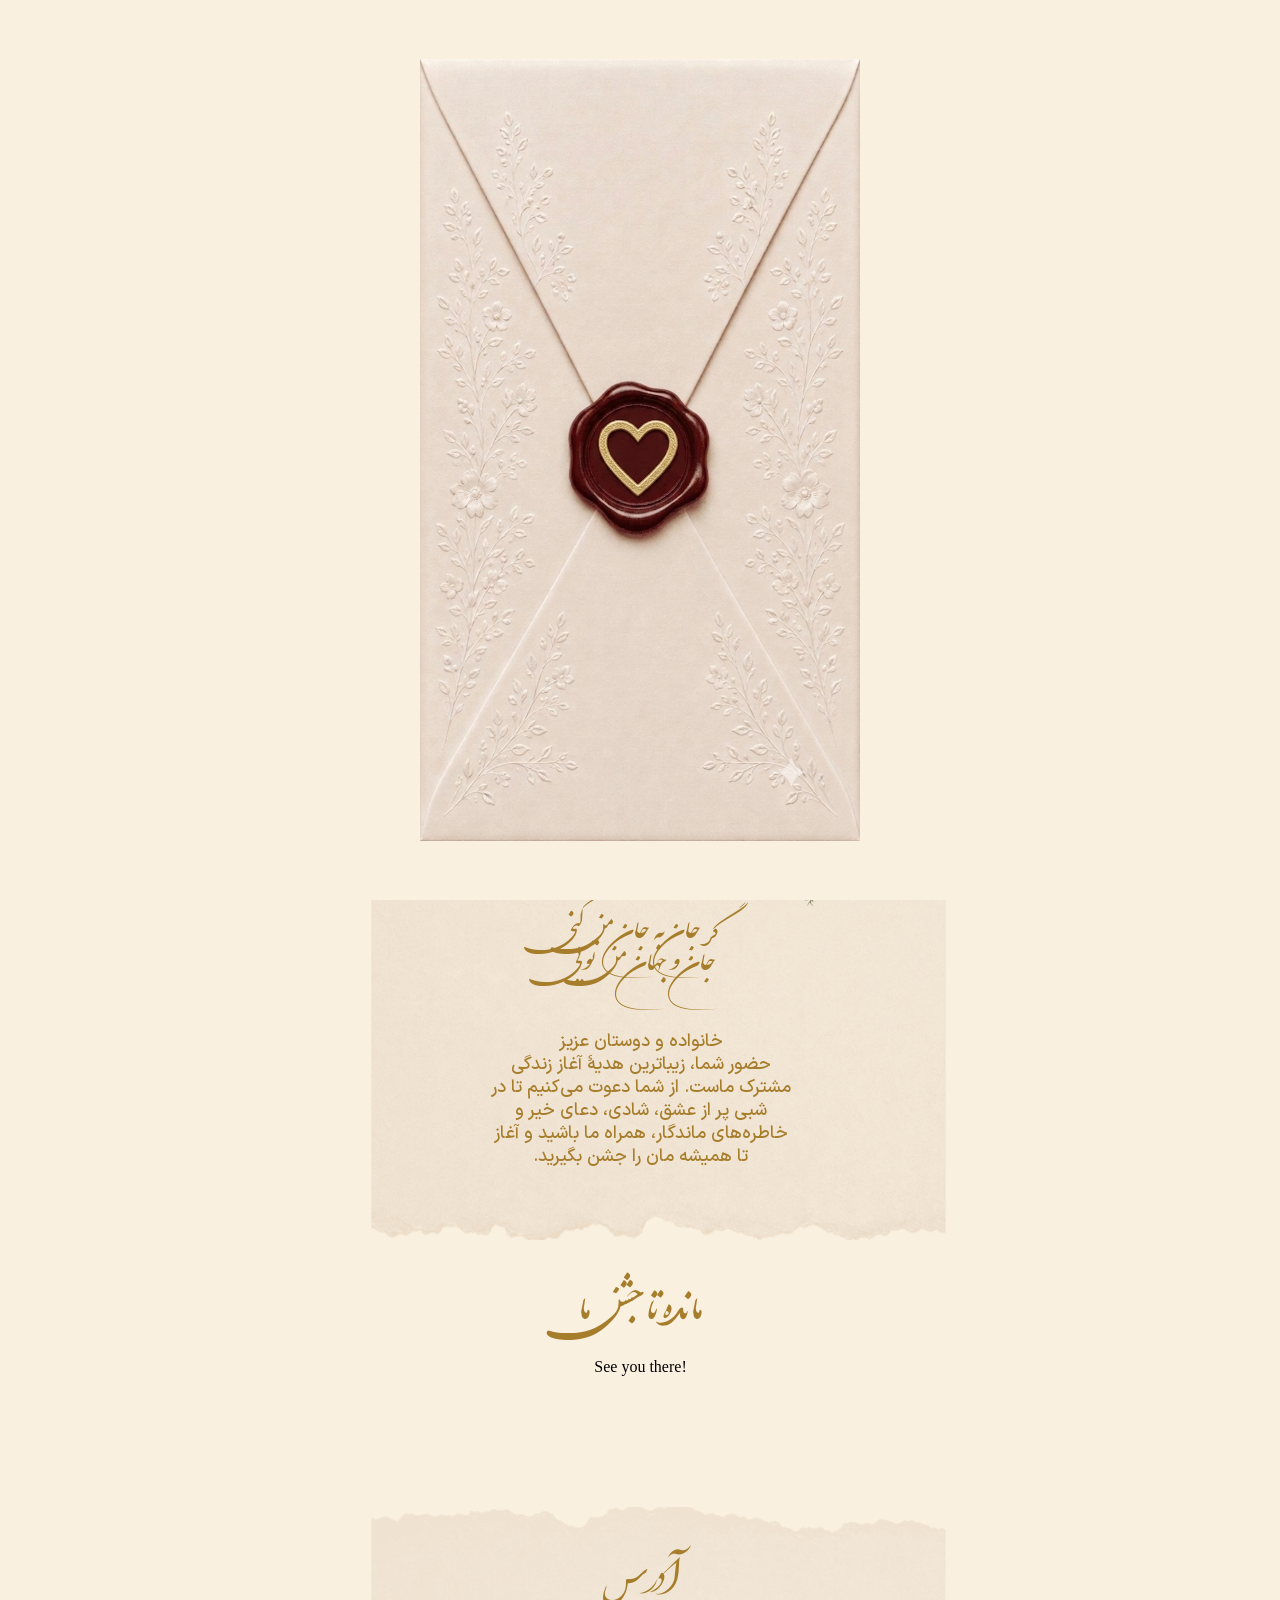
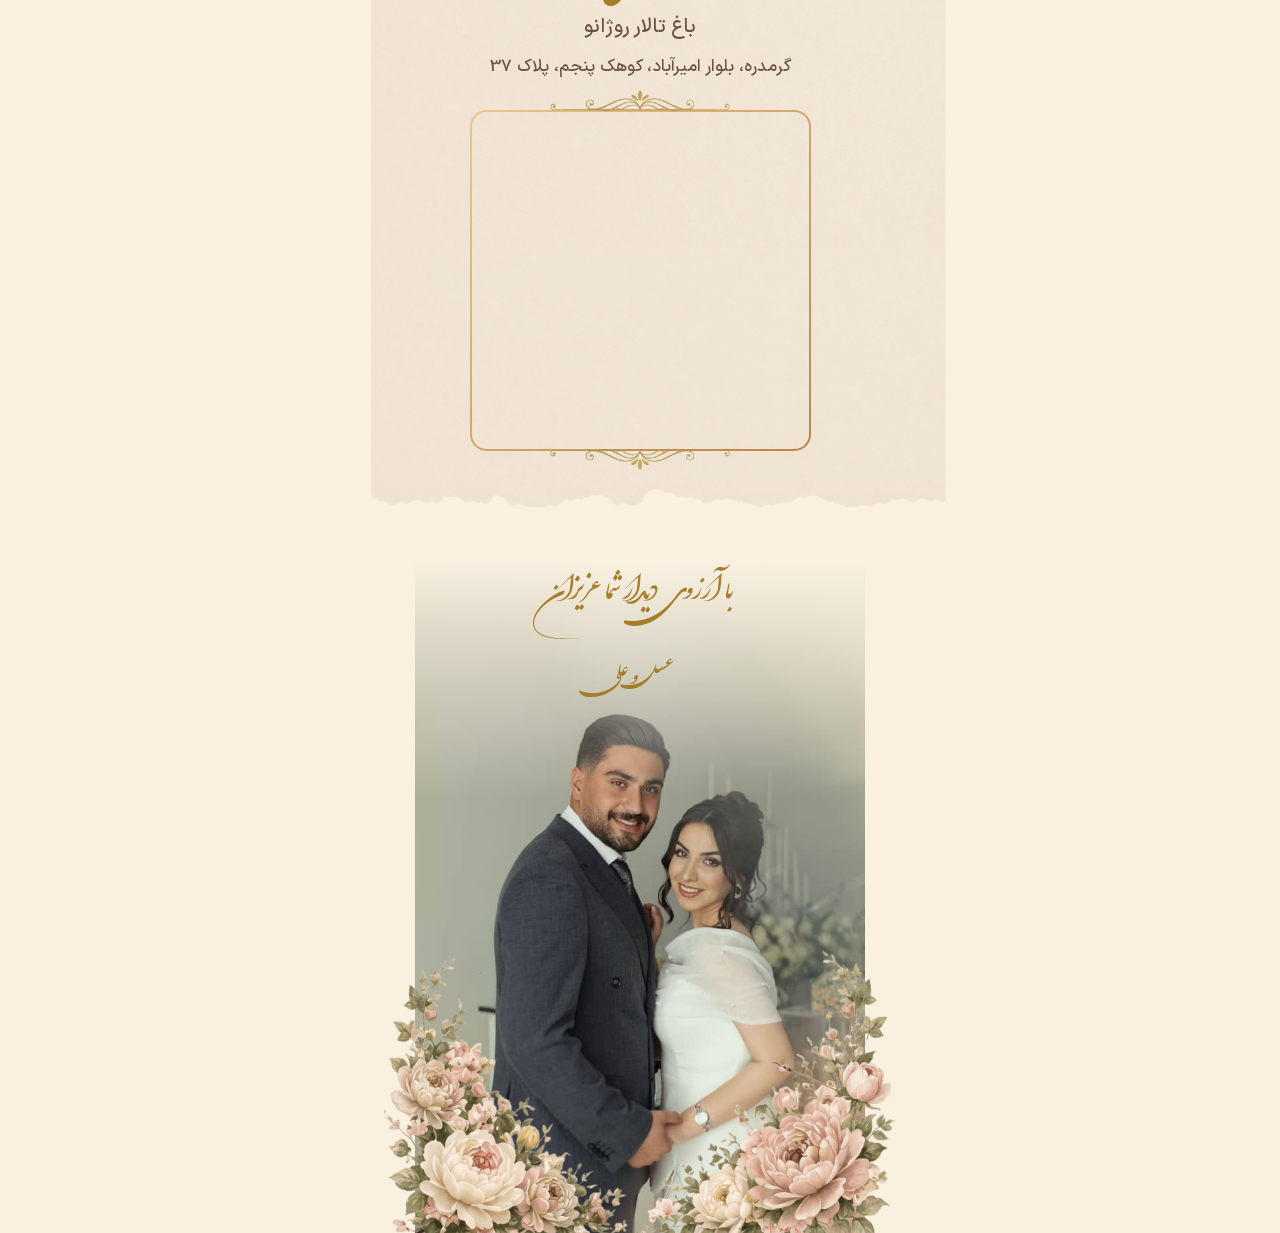
<file: index.html>
<!doctype html>
<html lang="en">
  <head>
    <meta charset="utf-8" />
    <meta http-equiv="Content-Type" content="text/html; charset=utf-8" />
    <meta name="viewport" content="width=device-width, initial-scale=1.0" />
    <!--metatextblock-->
    <title>Wedding</title>
    <meta property="og:title" content="Wedding" />
    <meta property="og:description" content="" />
    <meta property="og:type" content="website" />
    <meta property="og:image" content="images/Screenshot_2026-06-2.png" />
    <!--/metatextblock-->
    <meta name="format-detection" content="telephone=no" />
    <meta http-equiv="x-dns-prefetch-control" content="on" />
    <!--favicons-->
    <link
      rel="icon"
      type="image/png"
      sizes="32x32"
      href="images/favicon-light_1.png"
      media="(prefers-color-scheme: light)"
    />
    <link
      rel="icon"
      type="image/png"
      sizes="32x32"
      href="images/favicon-dark_1.png"
      media="(prefers-color-scheme: dark)"
    />
    <link
      rel="icon"
      type="image/svg+xml"
      sizes="any"
      href="images/favicon_1.svg"
    />
    <link
      rel="apple-touch-icon"
      type="image/png"
      href="images/apple-touch-icon_1.png"
    />
    <link
      rel="icon"
      type="image/png"
      sizes="192x192"
      href="images/apple-touch-icon_1.png"
    />
    <!--/favicons-->
    <!-- Assets -->
    <script
      src="js/tilda-fallback-1.0.min.js"
      async=""
      charset="utf-8"
    ></script>
    <link
      rel="stylesheet"
      href="css/tilda-grid-3.0.min.css"
      type="text/css"
      media="all"
      onerror="this.loaderr = 'y'"
    />
    <link
      rel="stylesheet"
      href="css/tilda-blocks-page155232023.min.css"
      type="text/css"
      media="all"
      onerror="this.loaderr = 'y'"
    />
    <link
      rel="stylesheet"
      href="css/tilda-animation-2.0.min.css"
      type="text/css"
      media="all"
      onerror="this.loaderr = 'y'"
    />
    <link
      rel="stylesheet"
      href="css/tilda-popup-1.1.min.css"
      type="text/css"
      media="print"
      onload="this.media = 'all'"
      onerror="this.loaderr = 'y'"
    />
    <noscript>
      <link
        rel="stylesheet"
        href="css/tilda-popup-1.1.min.css"
        type="text/css"
        media="all"
      />
    </noscript>
    <link
      rel="stylesheet"
      href="css/tilda-forms-1.0.min.css"
      type="text/css"
      media="all"
      onerror="this.loaderr = 'y'"
    />
    <link rel="stylesheet" type="text/css" href="css/t396.css" />
    <link rel="stylesheet" type="text/css" href="css/custom.css" />
    <script
      nomodule=""
      src="js/tilda-polyfill-1.0.min.js"
      charset="utf-8"
    ></script>
    <script type="text/javascript">
      function t_onReady(func) {
        if (document.readyState != "loading") {
          func();
        } else {
          document.addEventListener("DOMContentLoaded", func);
        }
      }
      function t_onFuncLoad(funcName, okFunc, time) {
        if (typeof window[funcName] === "function") {
          okFunc();
        } else {
          setTimeout(function () {
            t_onFuncLoad(funcName, okFunc, time);
          }, time || 100);
        }
      }
      function t396_initialScale(t) {
        var e = document.getElementById("rec" + t);
        if (e) {
          var i = e.querySelector(".t396__artboard");
          if (i) {
            window.tn_scale_initial_window_width ||
              (window.tn_scale_initial_window_width =
                document.documentElement.clientWidth);
            var a = window.tn_scale_initial_window_width,
              r = [],
              n,
              l = i.getAttribute("data-artboard-screens");
            if (l) {
              l = l.split(",");
              for (var o = 0; o < l.length; o++) r[o] = parseInt(l[o], 10);
            } else r = [320, 480, 640, 960, 1200];
            for (var o = 0; o < r.length; o++) {
              var d = r[o];
              a >= d && (n = d);
            }
            var _ =
                "edit" === window.allrecords.getAttribute("data-tilda-mode"),
              c = "center" === t396_getFieldValue(i, "valign", n, r),
              s = "grid" === t396_getFieldValue(i, "upscale", n, r),
              w = t396_getFieldValue(i, "height_vh", n, r),
              g = t396_getFieldValue(i, "height", n, r),
              u =
                (!!window.opr && !!window.opr.addons) ||
                !!window.opera ||
                -1 !== navigator.userAgent.indexOf(" OPR/");
            if (!_ && c && !s && !w && g && !u) {
              var h = parseFloat((a / n).toFixed(3)),
                f = [
                  i,
                  i.querySelector(".t396__carrier"),
                  i.querySelector(".t396__filter"),
                ],
                v = Math.floor(parseInt(g, 10) * h) + "px",
                p;
              i.style.setProperty("--initial-scale-height", v);
              for (var o = 0; o < f.length; o++)
                f[o].style.setProperty("height", "var(--initial-scale-height)");
              t396_scaleInitial__getElementsToScale(i).forEach(function (t) {
                t.style.zoom = h;
              });
            }
          }
        }
      }
      function t396_scaleInitial__getElementsToScale(t) {
        return t
          ? Array.prototype.slice.call(t.children).filter(function (t) {
              return (
                t &&
                (t.classList.contains("t396__elem") ||
                  t.classList.contains("t396__group"))
              );
            })
          : [];
      }
      function t396_getFieldValue(t, e, i, a) {
        var r,
          n = a[a.length - 1];
        if (
          !(r =
            i === n
              ? t.getAttribute("data-artboard-" + e)
              : t.getAttribute("data-artboard-" + e + "-res-" + i))
        )
          for (var l = 0; l < a.length; l++) {
            var o = a[l];
            if (
              !(o <= i) &&
              (r =
                o === n
                  ? t.getAttribute("data-artboard-" + e)
                  : t.getAttribute("data-artboard-" + e + "-res-" + o))
            )
              break;
          }
        return r;
      }
      ((window.TN_SCALE_INITIAL_VER = "1.0"),
        (window.tn_scale_initial_window_width = null));
    </script>
    <script
      src="js/tilda-scripts-3.0.min.js"
      charset="utf-8"
      defer=""
      onerror="this.loaderr = 'y'"
    ></script>
    <script
      src="js/tilda-blocks-page155232023.min.js"
      charset="utf-8"
      async=""
      onerror="this.loaderr = 'y'"
    ></script>
    <script
      src="js/tilda-lazyload-1.0.min.js"
      charset="utf-8"
      async=""
      onerror="this.loaderr = 'y'"
    ></script>
    <script
      src="js/tilda-animation-2.0.min.js"
      charset="utf-8"
      async=""
      onerror="this.loaderr = 'y'"
    ></script>
    <script
      src="js/tilda-zero-1.1.min.js"
      charset="utf-8"
      async=""
      onerror="this.loaderr = 'y'"
    ></script>
    <script
      src="js/tilda-popup-1.0.min.js"
      charset="utf-8"
      async=""
      onerror="this.loaderr = 'y'"
    ></script>
    <script
      src="js/tilda-forms-1.0.min.js"
      charset="utf-8"
      async=""
      onerror="this.loaderr = 'y'"
    ></script>
    <script
      src="js/tilda-animation-sbs-1.0.min.js"
      charset="utf-8"
      async=""
      onerror="this.loaderr = 'y'"
    ></script>
    <script
      src="js/tilda-zero-scale-1.0.min.js"
      charset="utf-8"
      async=""
      onerror="this.loaderr = 'y'"
    ></script>
    <script
      src="js/tilda-events-1.0.min.js"
      charset="utf-8"
      async=""
      onerror="this.loaderr = 'y'"
    ></script>
    <script type="text/javascript">
      window.dataLayer = window.dataLayer || [];
    </script>
    <script type="text/javascript">
      (function () {
        var ttt = "cebo";
        var tt = "oog";
        var re = new RegExp(
          "bot|g" +
            tt +
            "le|yandex|baidu|bing|msn|duckduckbot|teoma|slurp|crawler|spider|robot|crawling|fa" +
            ttt +
            "ok",
          "i",
        );
        if (
          re.test(navigator.userAgent) === false &&
          typeof sessionStorage != "undefined" &&
          sessionStorage.getItem("visited") !== "y" &&
          document.visibilityState
        ) {
          var style = document.createElement("style");
          style.type = "text/css";
          style.innerHTML =
            "@media screen and (min-width: 980px) {.t-records {opacity: 0;}.t-records_animated {-webkit-transition: opacity ease-in-out .2s;-moz-transition: opacity ease-in-out .2s;-o-transition: opacity ease-in-out .2s;transition: opacity ease-in-out .2s;}.t-records.t-records_visible {opacity: 1;}}";
          document.getElementsByTagName("head")[0].appendChild(style);
          function t_setvisRecs() {
            var alr = document.querySelectorAll(".t-records");
            Array.prototype.forEach.call(alr, function (el) {
              el.classList.add("t-records_animated");
            });
            setTimeout(function () {
              Array.prototype.forEach.call(alr, function (el) {
                el.classList.add("t-records_visible");
              });
              sessionStorage.setItem("visited", "y");
            }, 400);
          }
          document.addEventListener("DOMContentLoaded", t_setvisRecs);
        }
      })();
    </script>
    <style type="text/css">
      @media screen and (min-width: 980px) {
        .t-records {
          opacity: 0;
        }
        .t-records_animated {
          -webkit-transition: opacity ease-in-out 0.2s;
          -moz-transition: opacity ease-in-out 0.2s;
          -o-transition: opacity ease-in-out 0.2s;
          transition: opacity ease-in-out 0.2s;
        }
        .t-records.t-records_visible {
          opacity: 1;
        }
      }
    </style>
  </head>
  <body class="t-body" style="margin: 0">
    <!--allrecords-->
    <div
      id="allrecords"
      class="t-records t-records_animated t-records_visible"
      data-hook="blocks-collection-content-node"
      data-tilda-project-id="11836131"
      data-tilda-page-id="155232023"
      data-tilda-page-alias="thesacredgarden"
      data-tilda-formskey="b9e82ac5385c1bce198c7c2711836131"
      data-tilda-cookie="no"
      data-tilda-lazy="yes"
      data-tilda-root-zone="one"
      data-tilda-project-country="NL"
    >
      <!-- Start -->
      <div
        id="rec2487446003"
        class="r t-rec"
        style=""
        data-animationappear="off"
        data-record-type="131"
      >
        <!-- T123 -->
        <div class="t123">
          <div class="t-container_100">
            <div class="t-width t-width_100">
              <!-- nominify begin -->
              <style>
                @import url("https://fonts.googleapis.com/css2?family=Cinzel:wght@400;500&display=swap");

                #weiOverlay {
                  position: fixed;
                  inset: 0;
                  z-index: 99999;
                  background: #f9f0e0;
                  display: flex;
                  flex-direction: column;
                  align-items: center;
                  justify-content: center;
                  cursor: pointer;
                  -webkit-tap-highlight-color: transparent;
                  user-select: none;
                  transition: opacity 1.4s ease;
                }

                #weiImg {
                  width: 100%;
                  max-width: 440px;
                  display: block;
                  object-fit: contain;
                }

                #weiTapWrap {
                  position: absolute;
                  bottom: 30%;
                  left: 50%;
                  transform: translateX(-50%);
                  display: flex;
                  flex-direction: column;
                  align-items: center;
                  gap: 7px;
                  animation: weiTapIn 1.2s 0.8s both;
                }

                @keyframes weiTapIn {
                  from {
                    opacity: 0;
                    transform: translateX(-50%) translateY(6px);
                  }
                  to {
                    opacity: 1;
                    transform: translateX(-50%) translateY(0);
                  }
                }

                #weiTapLabel {
                  font-size: 24px;
                  letter-spacing: 0.26em;
                  text-transform: uppercase;
                  color: rgba(140, 100, 60, 0.75);
                  animation: weiPulse 2.4s 1.6s ease-in-out infinite;
                  white-space: nowrap;
                }

                @keyframes weiPulse {
                  0%,
                  100% {
                    opacity: 0.45;
                    letter-spacing: 0.26em;
                  }
                  50% {
                    opacity: 1;
                    letter-spacing: 0.3em;
                  }
                }

                .wei-chevron {
                  width: 10px;
                  height: 10px;
                  border-right: 1.5px solid rgba(140, 100, 60, 0.6);
                  border-top: 1.5px solid rgba(140, 100, 60, 0.6);
                  transform: rotate(-45deg);
                  animation: weiChevron 2.4s 1.9s ease-in-out infinite;
                }

                @keyframes weiChevron {
                  0%,
                  100% {
                    transform: rotate(-45deg) translate(0, 0);
                    opacity: 0.6;
                  }
                  50% {
                    transform: rotate(-45deg) translate(2px, -2px);
                    opacity: 1;
                  }
                }

                #weiVideoWrap {
                  position: fixed;
                  inset: 0;
                  z-index: 100000;
                  display: flex;
                  align-items: center;
                  justify-content: center;
                  background: #f9f0e0;
                  opacity: 0;
                  transition: opacity 0.8s ease;
                  pointer-events: none;
                }

                #weiVideoWrap.wei-video-in {
                  opacity: 1;
                  pointer-events: all;
                }

                #weiVideoWrap.wei-video-out {
                  opacity: 0;
                  transition: opacity 1.4s ease;
                }

                #weiVideo {
                  width: 100%;
                  max-width: 440px;
                  display: block;
                  object-fit: contain;
                }

                /* ── Floating audio button — hidden until invitation revealed ── */
                #weiAudioBtn {
                  position: fixed;
                  bottom: 20px;
                  right: 20px;
                  width: 60px;
                  height: 60px;
                  background: #5a0f1b;
                  border-radius: 50%;
                  display: flex;
                  justify-content: center;
                  align-items: center;
                  z-index: 2147483647;
                  cursor: pointer;
                  box-shadow: 0 4px 6px rgba(0, 0, 0, 0.1);
                  visibility: hidden;
                  opacity: 0;
                  transition: opacity 0.3s ease-in-out;
                }

                #weiAudioBtn svg {
                  width: 30px;
                  height: 30px;
                  fill: white;
                }
              </style>
              <!-- Audio -->
              <audio id="weiAudio" loop="">
                <source
                  src="media/Einaudi_%20Divenire%20%281%29%20%281%29.mp3"
                  type="audio/mp3"
                />
              </audio>
              <!-- Envelope overlay -->
              <div id="weiOverlay">
                <img
                  id="weiImg"
                  src="images/invitation.png"
                  alt="Open your invitation"
                  draggable="false"
                />
              </div>
              <!-- Video -->
              <div id="weiVideoWrap">
                <video
                  id="weiVideo"
                  src="media/1782224012851.mp4"
                  muted=""
                  playsinline=""
                  preload="auto"
                ></video>
              </div>
              <!-- Floating play/pause button -->
              <div id="weiAudioBtn">
                <svg
                  id="weiIconPause"
                  xmlns="http://www.w3.org/2000/svg"
                  viewbox="0 0 24 24"
                  style="display: block"
                >
                  <rect x="6" y="5" width="4" height="14" rx="1"></rect>
                  <rect x="14" y="5" width="4" height="14" rx="1"></rect>
                </svg>
                <svg
                  id="weiIconPlay"
                  xmlns="http://www.w3.org/2000/svg"
                  viewbox="0 0 24 24"
                  style="display: none"
                >
                  <polygon points="5,3 19,12 5,21"></polygon>
                </svg>
              </div>
              <script>
                (function () {
                  var overlay = document.getElementById("weiOverlay");
                  var videoWrap = document.getElementById("weiVideoWrap");
                  var video = document.getElementById("weiVideo");
                  var audio = document.getElementById("weiAudio");
                  var audioBtn = document.getElementById("weiAudioBtn");
                  var iconPause = document.getElementById("weiIconPause");
                  var iconPlay = document.getElementById("weiIconPlay");
                  var done = false;

                  function startVideo() {
                    if (done) return;
                    done = true;

                    // Fade out envelope
                    overlay.style.opacity = "0";
                    overlay.style.pointerEvents = "none";
                    setTimeout(function () {
                      overlay.style.display = "none";
                    }, 1400);

                    // Show and play video
                    videoWrap.classList.add("wei-video-in");
                    var vp = video.play();
                    if (vp && vp.catch) vp.catch(function () {});

                    // Start music simultaneously
                    audio.volume = 1;
                    var ap = audio.play();
                    if (ap && ap.catch) ap.catch(function () {});
                  }

                  function endSequence() {
                    // Fade out video
                    videoWrap.classList.remove("wei-video-in");
                    videoWrap.classList.add("wei-video-out");
                    setTimeout(function () {
                      videoWrap.style.display = "none";
                    }, 1400);

                    // Show floating audio button
                    audioBtn.style.visibility = "visible";
                    audioBtn.style.opacity = "1";
                  }

                  // Tap/click envelope to begin
                  overlay.addEventListener("click", startVideo);
                  overlay.addEventListener("touchstart", startVideo, {
                    passive: true,
                  });

                  // Fade video 0.8s before end
                  video.addEventListener("timeupdate", function () {
                    if (
                      video.duration &&
                      video.currentTime >= video.duration - 0.8 &&
                      !video.dataset.fading
                    ) {
                      video.dataset.fading = "1";
                      endSequence();
                    }
                  });

                  // Audio button toggle
                  audioBtn.addEventListener("click", function () {
                    if (audio.paused) {
                      audio.play();
                      iconPlay.style.display = "none";
                      iconPause.style.display = "block";
                    } else {
                      audio.pause();
                      iconPlay.style.display = "block";
                      iconPause.style.display = "none";
                    }
                  });

                  video.load();
                })();
              </script>
              <!-- nominify end -->
            </div>
          </div>
        </div>
      </div>

      <!-- Hero -->
      <div
        id="rec2487446043"
        class="r t-rec"
        style=""
        data-animationappear="off"
        data-record-type="396"
      >
        <!-- T396 -->
        <div class="t396">
          <div
            class="t396__artboard"
            data-artboard-recid="2487446043"
            data-artboard-screens="320,480,640,960,1200"
            data-artboard-height="1240"
            data-artboard-valign="center"
            data-artboard-upscale="grid"
            data-artboard-height-res-320="1240"
          >
            <div class="t396__carrier" data-artboard-recid="2487446043"></div>
            <div class="t396__filter" data-artboard-recid="2487446043"></div>
            <div
              class="t396__elem tn-elem tn-elem__24874460431773841348614000001"
              data-elem-id="1773841348614000001"
              data-elem-type="html"
              data-field-top-value="0"
              data-field-left-value="375"
              data-field-height-value="762"
              data-field-width-value="450"
              data-field-axisy-value="top"
              data-field-axisx-value="left"
              data-field-container-value="grid"
              data-field-topunits-value="px"
              data-field-leftunits-value="px"
              data-field-heightunits-value="px"
              data-field-widthunits-value="px"
              data-animate-mobile="y"
              data-field-widthmode-value="fixed"
              data-field-left-res-320-value="-65"
              data-field-height-res-320-value="492"
              data-field-width-res-320-value="450"
              data-field-widthmode-res-320-value="fixed"
              data-field-left-res-480-value="15"
              data-field-width-res-480-value="450"
              data-field-widthmode-res-480-value="fixed"
              data-field-top-res-640-value="0"
              data-field-left-res-640-value="95"
              data-field-width-res-640-value="450"
              data-field-widthmode-res-640-value="fixed"
              data-field-top-res-960-value="0"
              data-field-left-res-960-value="255"
              data-field-height-res-960-value="491"
              data-field-width-res-960-value="450"
              data-field-container-res-960-value="grid"
              data-field-widthmode-res-960-value="fixed"
            >
              <div class="tn-atom tn-atom__html">
                <video
                  autoplay=""
                  muted=""
                  loop=""
                  playsinline=""
                  style="
                    width: 100%;
                    height: auto;
                    object-fit: cover;
                    display: block;
                  "
                >
                  <source src="media/Swans2.mov" type="video/mp4" />
                  Your browser does not support the video tag.
                </video>
              </div>
            </div>
            <div
              class="t396__elem tn-elem tn-elem__24874460431763402091707"
              data-elem-id="1763402091707"
              data-elem-type="shape"
              data-field-top-value="0"
              data-field-left-value="375"
              data-field-height-value="676"
              data-field-width-value="450"
              data-field-axisy-value="top"
              data-field-axisx-value="left"
              data-field-container-value="grid"
              data-field-topunits-value="px"
              data-field-leftunits-value="px"
              data-field-heightunits-value="px"
              data-field-widthunits-value="px"
              data-field-widthmode-value="fixed"
              data-field-left-res-320-value="-65"
              data-field-left-res-480-value="15"
              data-field-left-res-640-value="95"
              data-field-left-res-960-value="255"
            >
              <div class="tn-atom"></div>
            </div>
            <div
              class="t396__elem tn-elem tn-elem__24874460431779527203760000001"
              data-elem-id="1779527203760000001"
              data-elem-type="image"
              data-field-top-value="753"
              data-field-left-value="228"
              data-field-height-value="487"
              data-field-width-value="744"
              data-field-axisy-value="top"
              data-field-axisx-value="left"
              data-field-container-value="grid"
              data-field-topunits-value="px"
              data-field-leftunits-value="px"
              data-field-heightunits-value="px"
              data-field-widthunits-value="px"
              data-field-filewidth-value="1680"
              data-field-fileheight-value="833"
              data-field-heightmode-value="fixed"
              data-field-top-res-320-value="763"
              data-field-left-res-320-value="-212"
              data-field-height-res-320-value="477"
              data-field-heightmode-res-320-value="fixed"
              data-field-top-res-480-value="763"
              data-field-left-res-480-value="-132"
              data-field-height-res-480-value="470"
              data-field-heightmode-res-480-value="fixed"
              data-field-top-res-640-value="763"
              data-field-left-res-640-value="-52"
              data-field-height-res-640-value="477"
              data-field-heightmode-res-640-value="fixed"
              data-field-top-res-960-value="758"
              data-field-left-res-960-value="108"
              data-field-height-res-960-value="479"
              data-field-heightmode-res-960-value="fixed"
            >
              <div class="tn-atom">
                <img
                  class="tn-atom__img t-img"
                  data-original="images/623915249_2629494717.png"
                  src="images/623915249_2629494717.png"
                  alt=""
                  imgfield="tn_img_1779527203760000001"
                />
              </div>
            </div>
            <div
              class="t396__elem tn-elem js-delay-anim tn-elem__24874460431763402147625 t-animate"
              data-elem-id="1763402147625"
              data-elem-type="text"
              data-field-top-value="294"
              data-field-left-value="320"
              data-field-height-value="168"
              data-field-width-value="560"
              data-field-axisy-value="top"
              data-field-axisx-value="left"
              data-field-container-value="grid"
              data-field-topunits-value="px"
              data-field-leftunits-value="px"
              data-field-heightunits-value="px"
              data-field-widthunits-value="px"
              data-animate-style="fadeinup"
              data-animate-duration="2"
              data-animate-delay="3"
              data-animate-distance="30"
              data-animate-mobile="y"
              data-field-textfit-value="autoheight"
              data-field-fontsize-value="80"
              data-field-left-res-320-value="-120"
              data-field-left-res-480-value="-40"
              data-field-left-res-640-value="40"
              data-field-left-res-960-value="200"
            >
              <div class="tn-atom name-title" field="tn_text_1763402147625">
                علی پاسه
                <br />
                <br />
                عسل طالبی
              </div>
            </div>
            <div
              class="t396__elem tn-elem js-delay-anim tn-elem__2487446043176340398328864790 t-animate"
              data-elem-id="176340398328864790"
              data-elem-type="text"
              data-field-top-value="154"
              data-field-left-value="320"
              data-field-height-value="37"
              data-field-width-value="560"
              data-field-axisy-value="top"
              data-field-axisx-value="left"
              data-field-container-value="grid"
              data-field-topunits-value="px"
              data-field-leftunits-value="px"
              data-field-heightunits-value="px"
              data-field-widthunits-value="px"
              data-animate-style="fadeinup"
              data-animate-duration="2"
              data-animate-delay="3"
              data-animate-distance="30"
              data-animate-mobile="y"
              data-field-textfit-value="fixedsize"
              data-field-fontsize-value="40"
              data-field-left-res-320-value="-120"
              data-field-left-res-480-value="-40"
              data-field-left-res-640-value="40"
              data-field-left-res-960-value="200"
            >
              <div class="tn-atom" field="tn_text_176340398328864790">
                Wedding Day
              </div>
            </div>
            <div
              class="t396__elem tn-elem js-delay-anim tn-elem__2487446043176340401720454780 t-animate"
              data-elem-id="176340401720454780"
              data-elem-type="text"
              data-field-top-value="196"
              data-field-left-value="320"
              data-field-height-value="37"
              data-field-width-value="560"
              data-field-axisy-value="top"
              data-field-axisx-value="left"
              data-field-container-value="grid"
              data-field-topunits-value="px"
              data-field-leftunits-value="px"
              data-field-heightunits-value="px"
              data-field-widthunits-value="px"
              data-animate-style="fadeinup"
              data-animate-duration="2"
              data-animate-delay="3"
              data-animate-distance="30"
              data-animate-mobile="y"
              data-field-textfit-value="fixedsize"
              data-field-fontsize-value="25"
              data-field-left-res-320-value="-120"
              data-field-left-res-480-value="-40"
              data-field-left-res-640-value="40"
              data-field-left-res-960-value="200"
            >
              <div class="tn-atom" field="tn_text_176340401720454780">
                1405.05.24
              </div>
            </div>
            <div
              class="t396__elem tn-elem js-delay-anim tn-elem__2487446043176340390975774690 t-animate"
              data-elem-id="176340390975774690"
              data-elem-type="text"
              data-field-top-value="356"
              data-field-left-value="578"
              data-field-height-value="44"
              data-field-width-value="55"
              data-field-axisy-value="top"
              data-field-axisx-value="left"
              data-field-container-value="grid"
              data-field-topunits-value="px"
              data-field-leftunits-value="px"
              data-field-heightunits-value="px"
              data-field-widthunits-value="px"
              data-animate-style="fadeinup"
              data-animate-duration="2"
              data-animate-delay="3"
              data-animate-distance="30"
              data-animate-mobile="y"
              data-field-textfit-value="autoheight"
              data-field-fontsize-value="40"
              data-field-left-res-320-value="138"
              data-field-left-res-480-value="218"
              data-field-left-res-640-value="298"
              data-field-left-res-960-value="458"
            >
              <div class="tn-atom" field="tn_text_176340390975774690">&</div>
            </div>
            <div
              class="t396__elem tn-elem tn-elem__24874460431780142978273000001"
              data-elem-id="1780142978273000001"
              data-elem-type="image"
              data-field-top-value="566"
              data-field-left-value="359"
              data-field-height-value="343"
              data-field-width-value="224"
              data-field-axisy-value="top"
              data-field-axisx-value="left"
              data-field-container-value="grid"
              data-field-topunits-value="px"
              data-field-leftunits-value="px"
              data-field-heightunits-value="px"
              data-field-widthunits-value="px"
              data-animate-mobile="y"
              data-animate-sbs-event="intoview"
              data-animate-sbs-trg="1"
              data-animate-sbs-trgofst="0"
              data-animate-sbs-loop="loop"
              data-animate-sbs-opts="[{'mx':0,'my':0,'sx':1,'sy':1,'op':1,'ro':0,'ti':0,'ea':'0','dt':0},{'mx':0,'my':0,'sx':1.06,'sy':1.06,'op':1,'ro':2,'ti':2000,'ea':'0','dt':0},{'mx':0,'my':0,'sx':1,'sy':1,'op':1,'ro':0,'ti':2000,'ea':'0','dt':0}]"
              data-field-filewidth-value="823"
              data-field-fileheight-value="1260"
              data-field-heightmode-value="hug"
              data-field-top-res-320-value="568"
              data-field-left-res-320-value="-77"
              data-field-height-res-320-value="334"
              data-field-width-res-320-value="218"
              data-field-left-res-480-value="2"
              data-field-height-res-480-value="343"
              data-field-left-res-640-value="77"
              data-field-height-res-640-value="343"
              data-field-left-res-960-value="238"
              data-field-height-res-960-value="343"
            >
              <div class="tn-atom">
                <img
                  class="tn-atom__img t-img"
                  data-original="images/noroot_12.png"
                  src="images/noroot_12.png"
                  alt=""
                  imgfield="tn_img_1780142978273000001"
                />
              </div>
            </div>
            <div
              class="t396__elem tn-elem tn-elem__24874460431780748451024000006"
              data-elem-id="1780748451024000006"
              data-elem-type="image"
              data-field-top-value="547"
              data-field-left-value="605"
              data-field-height-value="359"
              data-field-width-value="236"
              data-field-axisy-value="top"
              data-field-axisx-value="left"
              data-field-container-value="grid"
              data-field-topunits-value="px"
              data-field-leftunits-value="px"
              data-field-heightunits-value="px"
              data-field-widthunits-value="px"
              data-animate-mobile="y"
              data-animate-sbs-event="intoview"
              data-animate-sbs-trg="1"
              data-animate-sbs-trgofst="0"
              data-animate-sbs-loop="loop"
              data-animate-sbs-opts="[{'mx':0,'my':0,'sx':1,'sy':1,'op':1,'ro':0,'ti':0,'ea':'0','dt':0},{'mx':0,'my':0,'sx':1.04,'sy':1.04,'op':1,'ro':-2,'ti':2000,'ea':'0','dt':0},{'mx':0,'my':0,'sx':1,'sy':1,'op':1,'ro':0,'ti':2000,'ea':'0','dt':0}]"
              data-field-filewidth-value="829"
              data-field-fileheight-value="1260"
              data-field-heightmode-value="hug"
              data-field-top-res-320-value="586"
              data-field-left-res-320-value="198"
              data-field-height-res-320-value="319"
              data-field-width-res-320-value="210"
              data-field-left-res-480-value="252"
              data-field-height-res-480-value="359"
              data-field-left-res-640-value="327"
              data-field-height-res-640-value="359"
              data-field-left-res-960-value="488"
              data-field-height-res-960-value="359"
            >
              <div class="tn-atom">
                <img
                  class="tn-atom__img t-img"
                  data-original="images/noroot.png"
                  src="images/noroot.png"
                  alt=""
                  imgfield="tn_img_1780748451024000006"
                />
              </div>
            </div>
            <div
              class="t396__elem tn-elem tn-elem__24874460431780144694093"
              data-elem-id="1780144694093"
              data-elem-type="image"
              data-field-top-value="-785"
              data-field-left-value="280"
              data-field-height-value="735"
              data-field-width-value="735"
              data-field-axisy-value="top"
              data-field-axisx-value="left"
              data-field-container-value="grid"
              data-field-topunits-value="px"
              data-field-leftunits-value="px"
              data-field-heightunits-value="px"
              data-field-widthunits-value="px"
              data-field-filewidth-value="1512"
              data-field-fileheight-value="1512"
              data-field-heightmode-value="hug"
              data-field-height-res-320-value="735"
              data-field-height-res-480-value="735"
              data-field-height-res-640-value="735"
              data-field-height-res-960-value="735"
            >
              <div class="tn-atom">
                <img
                  class="tn-atom__img t-img"
                  data-original="images/623915249_2629494717.png"
                  src="images/623915249_2629494717_3.png"
                  alt=""
                  imgfield="tn_img_1780144694093"
                />
              </div>
            </div>
            <div
              class="t396__elem tn-elem tn-elem__24874460431780748008617000003 t-animate"
              data-elem-id="1780748008617000003"
              data-elem-type="text"
              data-field-top-value="899"
              data-field-left-value="320"
              data-field-height-value="129"
              data-field-width-value="560"
              data-field-axisy-value="top"
              data-field-axisx-value="left"
              data-field-container-value="grid"
              data-field-topunits-value="px"
              data-field-leftunits-value="px"
              data-field-heightunits-value="px"
              data-field-widthunits-value="px"
              data-animate-style="fadein"
              data-animate-duration="1"
              data-animate-mobile="y"
              data-field-textfit-value="autoheight"
              data-field-fontsize-value="41"
              data-field-top-res-320-value="899"
              data-field-left-res-320-value="-120"
              data-field-height-res-320-value="129"
              data-field-width-res-320-value="560"
              data-field-top-res-480-value="899"
              data-field-left-res-480-value="-40"
              data-field-top-res-640-value="899"
              data-field-left-res-640-value="40"
              data-field-top-res-960-value="899"
              data-field-left-res-960-value="200"
            >
              <div
                class="tn-atom hero-sub-title"
                field="tn_text_1780748008617000003"
              >
                گر جان به جان من کنی
                <br />
                جان و جهان من تویی
              </div>
            </div>
            <div
              class="t396__elem tn-elem tn-elem__24874460431780748008617000005 t-animate"
              data-elem-id="1780748008617000005"
              data-elem-type="text"
              data-field-top-value="1000"
              data-field-left-value="447"
              data-field-height-value="104"
              data-field-width-value="307"
              data-field-axisy-value="top"
              data-field-axisx-value="left"
              data-field-container-value="grid"
              data-field-topunits-value="px"
              data-field-leftunits-value="px"
              data-field-heightunits-value="px"
              data-field-widthunits-value="px"
              data-animate-style="fadein"
              data-animate-duration="2"
              data-animate-delay="0.2"
              data-animate-mobile="y"
              data-field-textfit-value="autoheight"
              data-field-fontsize-value="21"
              data-field-top-res-320-value="1050"
              data-field-left-res-320-value="7"
              data-field-top-res-480-value="1060"
              data-field-left-res-480-value="87"
              data-field-top-res-640-value="1060"
              data-field-left-res-640-value="167"
              data-field-left-res-960-value="327"
            >
              <div
                class="tn-atom hero-text"
                field="tn_text_1780748008617000005"
              >
                خانواده و دوستان عزیز
                <br />
حضور شما، زیباترین هدیهٔ آغاز زندگی مشترک ماست. از شما دعوت می‌کنیم تا در شبی پر از عشق، شادی، دعای خیر و خاطره‌های ماندگار، همراه ما باشید و آغاز تا همیشه مان را جشن بگیرید.
              </div>
            </div>
            <div
              class="t396__elem tn-elem tn-elem__24874460431782235970224000001"
              data-elem-id="1782235970224000001"
              data-elem-type="vector"
              data-field-top-value="558"
              data-field-left-value="588"
              data-field-height-value="16"
              data-field-width-value="25"
              data-field-axisy-value="top"
              data-field-axisx-value="left"
              data-field-container-value="grid"
              data-field-topunits-value="px"
              data-field-leftunits-value="px"
              data-field-heightunits-value="px"
              data-field-widthunits-value="px"
              data-animate-mobile="y"
              data-animate-sbs-event="intoview"
              data-animate-sbs-trg="1"
              data-animate-sbs-trgofst="0"
              data-animate-sbs-loop="loop"
              data-animate-sbs-opts="[{'mx':0,'my':0,'sx':1,'sy':1,'op':1,'ro':0,'ti':0,'ea':'0','dt':0},{'mx':0,'my':5,'sx':1,'sy':1,'op':1,'ro':0,'ti':600,'ea':'0','dt':0},{'mx':0,'my':0,'sx':1,'sy':1,'op':1,'ro':0,'ti':500,'ea':'0','dt':0}]"
              data-field-filewidth-value="25"
              data-field-fileheight-value="16"
              data-field-heightmode-value="hug"
              data-field-left-res-320-value="148"
              data-field-left-res-480-value="228"
              data-field-left-res-640-value="308"
              data-field-left-res-960-value="468"
            >
              <div class="tn-atom tn-atom__vector">
                <svg
                  xmlns="http://www.w3.org/2000/svg"
                  viewbox="0 0 25.00 15.86"
                  data-guides="{"
                  role="img"
                  aria-label=""
                >
                  <defs></defs>
                  <path
                    fill="none"
                    stroke="#937100"
                    fill-opacity="1"
                    stroke-width="1"
                    stroke-opacity="1"
                    stroke-linecap="round"
                    id="tSvgbd3f85d542"
                    title="Path 1"
                    d="M1.0092 1.008C4.3691 5.4431 9.1402 9.565 12.5 14C16.8007 9.565 19.6901 5.4431 23.9908 1.008"
                  ></path>
                </svg>
              </div>
            </div>
            <div
              class="t396__elem tn-elem tn-elem__24874460431782312134224"
              data-elem-id="1782312134224"
              data-elem-type="image"
              data-field-top-value="813"
              data-field-left-value="459"
              data-field-height-value="86"
              data-field-width-value="283"
              data-field-axisy-value="top"
              data-field-axisx-value="left"
              data-field-container-value="grid"
              data-field-topunits-value="px"
              data-field-leftunits-value="px"
              data-field-heightunits-value="px"
              data-field-widthunits-value="px"
              data-field-filewidth-value="1022"
              data-field-fileheight-value="312"
              data-field-heightmode-value="hug"
              data-field-left-res-320-value="19"
              data-field-height-res-320-value="86"
              data-field-left-res-480-value="99"
              data-field-height-res-480-value="86"
              data-field-left-res-640-value="179"
              data-field-height-res-640-value="86"
              data-field-left-res-960-value="339"
              data-field-height-res-960-value="86"
            >
              <div class="tn-atom hero-title">به نام خالق عاشقان</div>
            </div>
          </div>
        </div>

        <!-- /T396 -->
      </div>

      <!-- Timer -->
      <div
        id="rec2487446093"
        class="r t-rec t-rec_pt_15 t-rec_pb_15"
        style="
          padding-top: 15px;
          padding-bottom: 15px;
          background-color: #f9f0e0;
        "
        data-animationappear="off"
        data-record-type="396"
        data-bg-color="#f9f0e0"
      >
        <!-- T396 -->
        <style>
          #rec2487446093 .t396__artboard {
            height: 257px;
            background-color: #f9f0e0;
          }
          #rec2487446093 .t396__filter {
            height: 257px;
          }
          #rec2487446093 .t396__carrier {
            height: 257px;
            background-position: center center;
            background-attachment: scroll;
            background-size: cover;
            background-repeat: no-repeat;
          }
          @media screen and (max-width: 1199px) {
            #rec2487446093 .t396__artboard,
            #rec2487446093 .t396__filter,
            #rec2487446093 .t396__carrier {
              height: 247px;
            }
            #rec2487446093 .t396__filter {
            }
            #rec2487446093 .t396__carrier {
              background-attachment: scroll;
            }
          }
          @media screen and (max-width: 959px) {
            #rec2487446093 .t396__artboard,
            #rec2487446093 .t396__filter,
            #rec2487446093 .t396__carrier {
              height: 257px;
            }
            #rec2487446093 .t396__filter {
            }
            #rec2487446093 .t396__carrier {
              background-attachment: scroll;
            }
          }
          @media screen and (max-width: 639px) {
            #rec2487446093 .t396__artboard,
            #rec2487446093 .t396__filter,
            #rec2487446093 .t396__carrier {
              height: 257px;
            }
            #rec2487446093 .t396__filter {
            }
            #rec2487446093 .t396__carrier {
              background-attachment: scroll;
            }
          }
          @media screen and (max-width: 479px) {
            #rec2487446093 .t396__artboard,
            #rec2487446093 .t396__filter,
            #rec2487446093 .t396__carrier {
              height: 247px;
            }
            #rec2487446093 .t396__filter {
            }
            #rec2487446093 .t396__carrier {
              background-attachment: scroll;
            }
          }
          #rec2487446093 .tn-elem[data-elem-id="1771277551711000001"] {
            z-index: 3;
            top: 23px;
            left: calc(50% - 600px + 335px);
            width: 531px;
            height: 170px;
          }
          #rec2487446093 .tn-elem[data-elem-id="1771277551711000001"] .tn-atom {
            background-position: center center;
            border-width: var(--t396-borderwidth, 0);
            border-style: var(--t396-borderstyle, solid);
            border-color: var(--t396-bordercolor, transparent);
            transition:
              background-color var(--t396-speedhover, 0s) ease-in-out,
              color var(--t396-speedhover, 0s) ease-in-out,
              border-color var(--t396-speedhover, 0s) ease-in-out,
              box-shadow var(--t396-shadowshoverspeed, 0.2s) ease-in-out;
          }
          @media screen and (max-width: 1199px) {
            #rec2487446093 .tn-elem[data-elem-id="1771277551711000001"] {
              display: table;
              top: 22px;
              left: calc(50% - 480px + 215px);
            }
          }
          @media screen and (max-width: 959px) {
            #rec2487446093 .tn-elem[data-elem-id="1771277551711000001"] {
              display: table;
              top: 23px;
              left: calc(50% - 320px + 55px);
            }
          }
          @media screen and (max-width: 639px) {
            #rec2487446093 .tn-elem[data-elem-id="1771277551711000001"] {
              display: table;
              top: 23px;
              left: calc(50% - 240px + -25px);
            }
          }
          @media screen and (max-width: 479px) {
            #rec2487446093 .tn-elem[data-elem-id="1771277551711000001"] {
              display: table;
              top: 24px;
              left: calc(50% - 160px + -75px);
              width: 470px;
            }
          }
          #rec2487446093 .tn-elem[data-elem-id="1771277026942000001"] {
            color: #a67d2b;
            text-align: center;
            z-index: 3;
            top: 28px;
            left: calc(50% - 600px + 320px);
            width: 560px;
            height: auto;
          }
          #rec2487446093 .tn-elem[data-elem-id="1771277026942000001"] .tn-atom {
            vertical-align: middle;
            color: #a67d2b;
            font-size: 41px;
            font-family: "NewFonts", Arial, sans-serif;
            line-height: 1.55;
            font-weight: 300;
            background-position: center center;
            border-width: var(--t396-borderwidth, 0);
            border-style: var(--t396-borderstyle, solid);
            border-color: var(--t396-bordercolor, transparent);
            transition:
              background-color var(--t396-speedhover, 0s) ease-in-out,
              color var(--t396-speedhover, 0s) ease-in-out,
              border-color var(--t396-speedhover, 0s) ease-in-out,
              box-shadow var(--t396-shadowshoverspeed, 0.2s) ease-in-out;
            --t396-shadow-text-opacity: 100%;
            text-shadow: var(--t396-shadow-text-x, 0px)
              var(--t396-shadow-text-y, 0px) var(--t396-shadow-text-blur, 0px)
              rgba(
                var(--t396-shadow-text-color),
                var(--t396-shadow-text-opacity, 100%)
              );
          }
          @media screen and (max-width: 1199px) {
            #rec2487446093 .tn-elem[data-elem-id="1771277026942000001"] {
              display: table;
              top: 27px;
              left: calc(50% - 480px + 200px);
              width: px;
              height: auto;
            }
            #rec2487446093
              .tn-elem[data-elem-id="1771277026942000001"]
              .tn-atom {
              white-space: normal;
              background-size: cover;
            }
          }
          @media screen and (max-width: 959px) {
            #rec2487446093 .tn-elem[data-elem-id="1771277026942000001"] {
              display: table;
              top: 28px;
              left: calc(50% - 320px + 40px);
              width: px;
              height: auto;
            }
            #rec2487446093
              .tn-elem[data-elem-id="1771277026942000001"]
              .tn-atom {
              white-space: normal;
              background-size: cover;
            }
          }
          @media screen and (max-width: 639px) {
            #rec2487446093 .tn-elem[data-elem-id="1771277026942000001"] {
              display: table;
              top: 27px;
              left: calc(50% - 240px + -40px);
              width: px;
              height: auto;
            }
            #rec2487446093
              .tn-elem[data-elem-id="1771277026942000001"]
              .tn-atom {
              white-space: normal;
              background-size: cover;
            }
          }
          @media screen and (max-width: 479px) {
            #rec2487446093 .tn-elem[data-elem-id="1771277026942000001"] {
              display: table;
              top: 29px;
              left: calc(50% - 160px + -120px);
              width: px;
              height: auto;
            }
            #rec2487446093
              .tn-elem[data-elem-id="1771277026942000001"]
              .tn-atom {
              white-space: normal;
              background-size: cover;
            }
          }
        </style>
        <div class="t396">
          <div
            class="t396__artboard"
            data-artboard-recid="2487446093"
            data-artboard-screens="320,480,640,960,1200"
            data-artboard-height="257"
            data-artboard-valign="center"
            data-artboard-upscale="grid"
            data-artboard-height-res-320="247"
            data-artboard-height-res-480="257"
            data-artboard-height-res-640="257"
            data-artboard-height-res-960="247"
          >
            <div class="t396__carrier" data-artboard-recid="2487446093"></div>
            <div class="t396__filter" data-artboard-recid="2487446093"></div>
            <div
              class="t396__elem tn-elem tn-elem__24874460931771277551711000001 t-animate"
              data-elem-id="1771277551711000001"
              data-elem-type="html"
              data-field-top-value="23"
              data-field-left-value="335"
              data-field-height-value="170"
              data-field-width-value="531"
              data-field-axisy-value="top"
              data-field-axisx-value="left"
              data-field-container-value="grid"
              data-field-topunits-value="px"
              data-field-leftunits-value="px"
              data-field-heightunits-value="px"
              data-field-widthunits-value="px"
              data-animate-style="fadeinup"
              data-animate-duration="1"
              data-animate-distance="100"
              data-animate-mobile="y"
              data-field-top-res-320-value="24"
              data-field-left-res-320-value="-75"
              data-field-width-res-320-value="470"
              data-field-top-res-480-value="23"
              data-field-left-res-480-value="-25"
              data-field-top-res-640-value="23"
              data-field-left-res-640-value="55"
              data-field-top-res-960-value="22"
              data-field-left-res-960-value="215"
            >
              <div class="tn-atom tn-atom__html">
                <meta charset="UTF-8" />
                <meta
                  name="viewport"
                  content="width=device-width, initial-scale=1.0"
                />
                <title>شمارنده</title>
                <link
                  href="https://fonts.googleapis.com/css2?family=Ovo&display=swap"
                  rel="stylesheet"
                />
                <style>
                  * {
                    box-sizing: border-box;
                    margin: 0;
                    padding: 0;
                  }
                  body {
                    background: transparent;
                  }
                  #countdownContainer {
                    display: flex;
                    justify-content: center;
                    align-items: center;
                    gap: 6px;
                    margin: 80px 20px;
                  }
                  .time-block {
                    text-align: center;
                  }
                  .number-wrap {
                    overflow: hidden;
                    height: 56px;
                    display: flex;
                    align-items: center;
                    justify-content: center;
                  }
                  .number {
                    font-size: 45px;
                    font-family: "Ovo", serif;
                    line-height: 1.2;
                    display: block;
                    white-space: nowrap;
                    background: linear-gradient(
                      105deg,
                      #b48c3d 0%,
                      #b48c3d 25%,
                      #cda95a 46%,
                      #d8ba72 52%,
                      #cda95a 58%,
                      #b48c3d 75%,
                      #b48c3d 100%
                    );
                    background-size: 300% 100%;
                    -webkit-background-clip: text;
                    -webkit-text-fill-color: transparent;
                    background-clip: text;
                    clip-path: inset(0 100% 0 0);
                    transition:
                      transform 0.55s cubic-bezier(0.25, 0.1, 0.25, 1),
                      opacity 0.55s ease;
                  }
                  .number.revealed {
                    animation:
                      inkReveal 1.1s cubic-bezier(0.4, 0, 0.2, 1) forwards,
                      candleShimmer 4.5s ease-in-out 1.1s infinite;
                  }
                  #tb-days.number.revealed {
                    animation-delay: 0s, 1.1s;
                  }
                  #tb-hours .number.revealed {
                    animation-delay: 0.18s, 1.28s;
                  }
                  #tb-mins.number.revealed {
                    animation-delay: 0.36s, 1.46s;
                  }
                  #tb-secs.number.revealed {
                    animation-delay: 0.54s, 1.64s;
                  }
                  @keyframes inkReveal {
                    0% {
                      clip-path: inset(0 100% 0 0);
                    }
                    100% {
                      clip-path: inset(0 0% 0 0);
                    }
                  }
                  @keyframes candleShimmer {
                    0% {
                      background-position: 100% 0;
                    }
                    50% {
                      background-position: 0% 0;
                    }
                    100% {
                      background-position: 100% 0;
                    }
                  }
                  .number.flip-out {
                    transform: translateY(-60%);
                    opacity: 0;
                  }
                  .number.flip-in {
                    transform: translateY(60%);
                    opacity: 0;
                    transition: none;
                  }
                  .label {
                    font-size: 19px;
                    margin-top: 8px;
                    font-weight: 400;
                    color: #b48c3d;
                    font-family: "Ovo", serif;
                    opacity: 0;
                    transition: opacity 0.8s ease;
                  }
                  .label.revealed {
                    opacity: 0.85;
                  }
                  #tb-days.label.revealed {
                    transition-delay: 0.9s;
                  }
                  #tb-hours .label.revealed {
                    transition-delay: 1.08s;
                  }
                  #tb-mins.label.revealed {
                    transition-delay: 1.26s;
                  }
                  #tb-secs.label.revealed {
                    transition-delay: 1.44s;
                  }
                  .separator {
                    font-size: 52px;
                    margin-top: -40px;
                    color: #b48c3d;
                    line-height: 1;
                    font-family: "Ovo", serif;
                    opacity: 0;
                    transition: opacity 0.6s ease;
                  }
                  .separator.revealed {
                    opacity: 0.9;
                  }
                  .sep1.revealed {
                    transition-delay: 0.25s;
                  }
                  .sep2.revealed {
                    transition-delay: 0.43s;
                  }
                  .sep3.revealed {
                    transition-delay: 0.61s;
                  }
                </style>
                <div id="countdownContainer">
                  <div class="time-block" id="tb-days">
                    <div class="number-wrap">
                      <div class="number" id="days">15</div>
                    </div>
                    <div class="label">روز</div>
                  </div>
                  <div class="separator sep1">:</div>
                  <div class="time-block" id="tb-hours">
                    <div class="number-wrap">
                      <div class="number" id="hours">02</div>
                    </div>
                    <div class="label">ساعت</div>
                  </div>
                  <div class="separator sep2">:</div>
                  <div class="time-block" id="tb-mins">
                    <div class="number-wrap">
                      <div class="number" id="minutes">34</div>
                    </div>
                    <div class="label">دقیقه</div>
                  </div>
                  <div class="separator sep3">:</div>
                  <div class="time-block" id="tb-secs">
                    <div class="number-wrap">
                      <div class="number" id="seconds">26</div>
                    </div>
                    <div class="label">ثانیه</div>
                  </div>
                </div>
                <script>
                  (function () {
                    var eventDate = new Date(2026, 7, 15, 18, 0, 0);
                    var elDays = document.getElementById("days");
                    var elHours = document.getElementById("hours");
                    var elMins = document.getElementById("minutes");
                    var elSecs = document.getElementById("seconds");
                    var prev = {
                      days: null,
                      hours: null,
                      minutes: null,
                      seconds: null,
                    };
                    var revealed = false;
                    function flip(el, newVal) {
                      if (el.textContent === newVal) return;
                      el.classList.add("flip-out");
                      setTimeout(function () {
                        el.classList.remove("flip-out");
                        el.classList.add("flip-in");
                        el.textContent = newVal;
                        el.offsetHeight;
                        el.classList.remove("flip-in");
                      }, 520);
                    }
                    function tick() {
                      var now = new Date();
                      var dist = eventDate - now;
                      if (dist < 0) {
                        document.getElementById(
                          "countdownContainer",
                        ).innerHTML = "See you there!";
                        return;
                      }
                      var d = String(Math.floor(dist / 86400000));
                      var h = String(
                        Math.floor((dist % 86400000) / 3600000),
                      ).padStart(2, "0");
                      var m = String(
                        Math.floor((dist % 3600000) / 60000),
                      ).padStart(2, "0");
                      var s = String(
                        Math.floor((dist % 60000) / 1000),
                      ).padStart(2, "0");
                      if (d !== prev.days) {
                        flip(elDays, d);
                        prev.days = d;
                      }
                      if (h !== prev.hours) {
                        flip(elHours, h);
                        prev.hours = h;
                      }
                      if (m !== prev.minutes) {
                        flip(elMins, m);
                        prev.minutes = m;
                      }
                      if (s !== prev.seconds) {
                        flip(elSecs, s);
                        prev.seconds = s;
                      }
                    }
                    tick();
                    setInterval(tick, 1000);
                    function doReveal() {
                      if (revealed) return;
                      revealed = true;
                      document
                        .querySelectorAll(".number")
                        .forEach(function (el) {
                          el.classList.add("revealed");
                        });
                      document
                        .querySelectorAll(".label")
                        .forEach(function (el) {
                          el.classList.add("revealed");
                        });
                      document
                        .querySelectorAll(".separator")
                        .forEach(function (el) {
                          el.classList.add("revealed");
                        });
                    }
                    var observer = new IntersectionObserver(
                      function (entries) {
                        if (entries[0].isIntersecting) {
                          doReveal();
                          observer.disconnect();
                        }
                      },
                      { threshold: 0.4 },
                    );
                    observer.observe(
                      document.getElementById("countdownContainer"),
                    );
                    setTimeout(function () {
                      var r = document
                        .getElementById("countdownContainer")
                        .getBoundingClientRect();
                      if (r.top < window.innerHeight && r.bottom > 0)
                        doReveal();
                    }, 200);
                  })();
                </script>
              </div>
            </div>
            <div
              class="t396__elem tn-elem tn-elem__24874460931771277026942000001"
              data-elem-id="1771277026942000001"
              data-elem-type="text"
              data-field-top-value="28"
              data-field-left-value="320"
              data-field-height-value="64"
              data-field-width-value="560"
              data-field-axisy-value="top"
              data-field-axisx-value="left"
              data-field-container-value="grid"
              data-field-topunits-value="px"
              data-field-leftunits-value="px"
              data-field-heightunits-value="px"
              data-field-widthunits-value="px"
              data-field-textfit-value="autoheight"
              data-field-fontsize-value="41"
              data-field-top-res-320-value="29"
              data-field-left-res-320-value="-120"
              data-field-top-res-480-value="27"
              data-field-left-res-480-value="-40"
              data-field-top-res-640-value="28"
              data-field-left-res-640-value="40"
              data-field-top-res-960-value="27"
              data-field-left-res-960-value="200"
            >
              <div
                class="tn-atom timer-title"
                field="tn_text_1771277026942000001"
              >
                مانده تا جشن ما
              </div>
            </div>
          </div>
        </div>
        <script>
          t_onReady(function () {
            t_onFuncLoad("t396_init", function () {
              t396_init("2487446093");
            });
          });
        </script>
        <!-- /T396 -->
      </div>

      <!-- Schedule -->
      <div
        id="rec2487446103"
        class="r t-rec"
        style="background-color: #f9f0e0; padding-bottom: 63px"
        data-animationappear="off"
        data-record-type="396"
        data-bg-color="#f9f0e0"
      >
        <!-- T396 -->
        <style>
          #rec2487446103 .t396__artboard {
            height: 570px;
            background-color: #f9f0e0;
            overflow: visible;
          }
          #rec2487446103 .t396__filter {
            height: 570px;
          }
          #rec2487446103 .t396__carrier {
            height: 570px;
            background-position: center center;
            background-attachment: scroll;
            background-size: cover;
            background-repeat: no-repeat;
          }
          @media screen and (max-width: 1199px) {
            #rec2487446103 .t396__artboard,
            #rec2487446103 .t396__filter,
            #rec2487446103 .t396__carrier {
              height: 570px;
            }
            #rec2487446103 .t396__filter {
            }
            #rec2487446103 .t396__carrier {
              background-attachment: scroll;
            }
          }
          @media screen and (max-width: 959px) {
            #rec2487446103 .t396__artboard,
            #rec2487446103 .t396__filter,
            #rec2487446103 .t396__carrier {
            }
            #rec2487446103 .t396__filter {
            }
            #rec2487446103 .t396__carrier {
              background-attachment: scroll;
            }
          }
          @media screen and (max-width: 639px) {
            #rec2487446103 .t396__artboard,
            #rec2487446103 .t396__filter,
            #rec2487446103 .t396__carrier {
            }
            #rec2487446103 .t396__filter {
            }
            #rec2487446103 .t396__carrier {
              background-attachment: scroll;
            }
          }
          @media screen and (max-width: 479px) {
            #rec2487446103 .t396__artboard,
            #rec2487446103 .t396__filter,
            #rec2487446103 .t396__carrier {
            }
            #rec2487446103 .t396__filter {
            }
            #rec2487446103 .t396__carrier {
              background-attachment: scroll;
            }
          }
          #rec2487446103 .tn-elem[data-elem-id="1779527691672"] {
            display: block;
            z-index: 3;
            top: -20px;
            left: calc(50% - 600px + 228px);
            width: 744px;
            height: 346px;
          }
          #rec2487446103 .tn-elem[data-elem-id="1779527691672"] .tn-atom {
            display: block;
            height: 100%;
            box-sizing: border-box;
            border-radius: 0px 0px 0px 0px;
            background-position: center center;
            border-width: var(--t396-borderwidth, 0);
            border-style: var(--t396-borderstyle, solid);
            border-color: var(--t396-bordercolor, transparent);
            transition:
              background-color var(--t396-speedhover, 0s) ease-in-out,
              color var(--t396-speedhover, 0s) ease-in-out,
              border-color var(--t396-speedhover, 0s) ease-in-out,
              box-shadow var(--t396-shadowshoverspeed, 0.2s) ease-in-out;
          }
          #rec2487446103 .tn-elem[data-elem-id="1779527691672"] .tn-atom__img {
            border-radius: 0px 0px 0px 0px;
            object-fit: fill;
            height: 100%;
            object-position: center center;
          }
          @media screen and (max-width: 1199px) {
            #rec2487446103 .tn-elem[data-elem-id="1779527691672"] {
              display: block;
              left: calc(50% - 480px + 108px);
              height: 346px;
            }
          }
          @media screen and (max-width: 959px) {
            #rec2487446103 .tn-elem[data-elem-id="1779527691672"] {
              display: block;
              left: calc(50% - 320px + -52px);
              height: 346px;
            }
          }
          @media screen and (max-width: 639px) {
            #rec2487446103 .tn-elem[data-elem-id="1779527691672"] {
              display: block;
              left: calc(50% - 240px + -132px);
              height: 346px;
            }
          }
          @media screen and (max-width: 479px) {
            #rec2487446103 .tn-elem[data-elem-id="1779527691672"] {
              display: block;
              left: calc(50% - 160px + -212px);
              height: 346px;
            }
          }
          #rec2487446103 .tn-elem[data-elem-id="1782315340571000001"] {
            display: block;
            z-index: 3;
            top: 321px;
            left: calc(50% - 600px + 228px);
            width: 744px;
            height: 259px;
          }
          #rec2487446103 .tn-elem[data-elem-id="1782315340571000001"] .tn-atom {
            display: block;
            height: 100%;
            box-sizing: border-box;
            border-radius: 0px 0px 0px 0px;
            background-position: center center;
            border-width: var(--t396-borderwidth, 0);
            border-style: var(--t396-borderstyle, solid);
            border-color: var(--t396-bordercolor, transparent);
            transition:
              background-color var(--t396-speedhover, 0s) ease-in-out,
              color var(--t396-speedhover, 0s) ease-in-out,
              border-color var(--t396-speedhover, 0s) ease-in-out,
              box-shadow var(--t396-shadowshoverspeed, 0.2s) ease-in-out;
          }
          #rec2487446103
            .tn-elem[data-elem-id="1782315340571000001"]
            .tn-atom__img {
            border-radius: 0px 0px 0px 0px;
            object-fit: fill;
            height: 100%;
            object-position: center center;
          }
          @media screen and (max-width: 1199px) {
            #rec2487446103 .tn-elem[data-elem-id="1782315340571000001"] {
              display: block;
              left: calc(50% - 480px + 108px);
              height: 259px;
            }
          }
          @media screen and (max-width: 959px) {
            #rec2487446103 .tn-elem[data-elem-id="1782315340571000001"] {
              display: block;
              left: calc(50% - 320px + -52px);
              height: 259px;
            }
          }
          @media screen and (max-width: 639px) {
            #rec2487446103 .tn-elem[data-elem-id="1782315340571000001"] {
              display: block;
              left: calc(50% - 240px + -132px);
              height: 259px;
            }
          }
          @media screen and (max-width: 479px) {
            #rec2487446103 .tn-elem[data-elem-id="1782315340571000001"] {
              display: block;
              left: calc(50% - 160px + -212px);
              height: 259px;
            }
          }
          #rec2487446103 .tn-elem[data-elem-id="1763405219328"] {
            color: #a67d2b;
            text-align: center;
            z-index: 3;
            top: 45px;
            left: calc(50% - 600px + 320px);
            width: 560px;
            height: auto;
          }
          #rec2487446103 .tn-elem[data-elem-id="1763405219328"] .tn-atom {
            vertical-align: middle;
            color: #a67d2b;
            font-size: 41px;
            font-family: "NewFonts", Arial, sans-serif;
            line-height: 1.55;
            font-weight: 300;
            background-position: center center;
            border-width: var(--t396-borderwidth, 0);
            border-style: var(--t396-borderstyle, solid);
            border-color: var(--t396-bordercolor, transparent);
            transition:
              background-color var(--t396-speedhover, 0s) ease-in-out,
              color var(--t396-speedhover, 0s) ease-in-out,
              border-color var(--t396-speedhover, 0s) ease-in-out,
              box-shadow var(--t396-shadowshoverspeed, 0.2s) ease-in-out;
            --t396-shadow-text-opacity: 100%;
            text-shadow: var(--t396-shadow-text-x, 0px)
              var(--t396-shadow-text-y, 0px) var(--t396-shadow-text-blur, 0px)
              rgba(
                var(--t396-shadow-text-color),
                var(--t396-shadow-text-opacity, 100%)
              );
          }
          @media screen and (max-width: 1199px) {
            #rec2487446103 .tn-elem[data-elem-id="1763405219328"] {
              display: table;
              left: calc(50% - 480px + 200px);
              width: px;
              height: auto;
            }
            #rec2487446103 .tn-elem[data-elem-id="1763405219328"] .tn-atom {
              white-space: normal;
              background-size: cover;
            }
          }
          @media screen and (max-width: 959px) {
            #rec2487446103 .tn-elem[data-elem-id="1763405219328"] {
              display: table;
              left: calc(50% - 320px + 40px);
              width: px;
              height: auto;
            }
            #rec2487446103 .tn-elem[data-elem-id="1763405219328"] .tn-atom {
              white-space: normal;
              background-size: cover;
            }
          }
          @media screen and (max-width: 639px) {
            #rec2487446103 .tn-elem[data-elem-id="1763405219328"] {
              display: table;
              left: calc(50% - 240px + -40px);
              width: px;
              height: auto;
            }
            #rec2487446103 .tn-elem[data-elem-id="1763405219328"] .tn-atom {
              white-space: normal;
              background-size: cover;
            }
          }
          @media screen and (max-width: 479px) {
            #rec2487446103 .tn-elem[data-elem-id="1763405219328"] {
              display: table;
              left: calc(50% - 160px + -120px);
              width: px;
              height: auto;
              color: #b48c3d;
            }
            #rec2487446103 .tn-elem[data-elem-id="1763405219328"] .tn-atom {
              color: #b48c3d;
              white-space: normal;
              background-size: cover;
            }
          }
          #rec2487446103 .tn-elem[data-elem-id="1763405268776"] {
            color: #6c513f;
            text-align: center;
            z-index: 3;
            top: 143px;
            left: calc(50% - 600px + 643px);
            width: 94px;
            height: auto;
          }
          #rec2487446103 .tn-elem[data-elem-id="1763405268776"] .tn-atom {
            vertical-align: middle;
            color: #6c513f;
            font-size: 20px;
            font-family: "NewFonts", Arial, sans-serif;
            line-height: 1.1;
            font-weight: 100;
            background-position: center center;
            border-width: var(--t396-borderwidth, 0);
            border-style: var(--t396-borderstyle, solid);
            border-color: var(--t396-bordercolor, transparent);
            transition:
              background-color var(--t396-speedhover, 0s) ease-in-out,
              color var(--t396-speedhover, 0s) ease-in-out,
              border-color var(--t396-speedhover, 0s) ease-in-out,
              box-shadow var(--t396-shadowshoverspeed, 0.2s) ease-in-out;
            --t396-shadow-text-opacity: 100%;
            text-shadow: var(--t396-shadow-text-x, 0px)
              var(--t396-shadow-text-y, 0px) var(--t396-shadow-text-blur, 0px)
              rgba(
                var(--t396-shadow-text-color),
                var(--t396-shadow-text-opacity, 100%)
              );
          }
          @media screen and (max-width: 1199px) {
            #rec2487446103 .tn-elem[data-elem-id="1763405268776"] {
              display: table;
              left: calc(50% - 480px + 530px);
              width: px;
              height: auto;
            }
            #rec2487446103 .tn-elem[data-elem-id="1763405268776"] .tn-atom {
              white-space: normal;
              background-size: cover;
            }
          }
          @media screen and (max-width: 959px) {
            #rec2487446103 .tn-elem[data-elem-id="1763405268776"] {
              display: table;
              left: calc(50% - 320px + 370px);
              width: 94px;
              height: auto;
            }
            #rec2487446103 .tn-elem[data-elem-id="1763405268776"] .tn-atom {
              white-space: normal;
              background-size: cover;
            }
          }
          @media screen and (max-width: 639px) {
            #rec2487446103 .tn-elem[data-elem-id="1763405268776"] {
              display: table;
              left: calc(50% - 240px + 290px);
              width: px;
              height: auto;
            }
            #rec2487446103 .tn-elem[data-elem-id="1763405268776"] .tn-atom {
              white-space: normal;
              background-size: cover;
            }
          }
          @media screen and (max-width: 479px) {
            #rec2487446103 .tn-elem[data-elem-id="1763405268776"] {
              display: table;
              top: 143px;
              left: calc(50% - 160px + 205px);
              width: px;
              height: auto;
            }
            #rec2487446103 .tn-elem[data-elem-id="1763405268776"] .tn-atom {
              white-space: normal;
              background-size: cover;
            }
          }
          #rec2487446103 .tn-elem[data-elem-id="1772803062504"] {
            color: #846f61;
            text-align: center;
            z-index: 3;
            top: 141px;
            left: calc(50% - 600px + 475px);
            width: 75px;
            height: auto;
          }
          #rec2487446103 .tn-elem[data-elem-id="1772803062504"] .tn-atom {
            vertical-align: middle;
            color: #846f61;
            font-size: 30px;
            font-family: "NewFonts", Arial, sans-serif;
            line-height: 1.55;
            font-weight: 600;
            background-position: center center;
            border-width: var(--t396-borderwidth, 0);
            border-style: var(--t396-borderstyle, solid);
            border-color: var(--t396-bordercolor, transparent);
            transition:
              background-color var(--t396-speedhover, 0s) ease-in-out,
              color var(--t396-speedhover, 0s) ease-in-out,
              border-color var(--t396-speedhover, 0s) ease-in-out,
              box-shadow var(--t396-shadowshoverspeed, 0.2s) ease-in-out;
            --t396-shadow-text-opacity: 100%;
            text-shadow: var(--t396-shadow-text-x, 0px)
              var(--t396-shadow-text-y, 0px) var(--t396-shadow-text-blur, 0px)
              rgba(
                var(--t396-shadow-text-color),
                var(--t396-shadow-text-opacity, 100%)
              );
          }
          @media screen and (max-width: 1199px) {
            #rec2487446103 .tn-elem[data-elem-id="1772803062504"] {
              display: table;
              left: calc(50% - 480px + 357px);
              width: px;
              height: auto;
            }
            #rec2487446103 .tn-elem[data-elem-id="1772803062504"] .tn-atom {
              white-space: normal;
              background-size: cover;
            }
          }
          @media screen and (max-width: 959px) {
            #rec2487446103 .tn-elem[data-elem-id="1772803062504"] {
              display: table;
              left: calc(50% - 320px + 169px);
              width: 129px;
              height: auto;
            }
            #rec2487446103 .tn-elem[data-elem-id="1772803062504"] .tn-atom {
              white-space: normal;
              background-size: cover;
            }
          }
          @media screen and (max-width: 639px) {
            #rec2487446103 .tn-elem[data-elem-id="1772803062504"] {
              display: table;
              left: calc(50% - 240px + 89px);
              width: px;
              height: auto;
            }
            #rec2487446103 .tn-elem[data-elem-id="1772803062504"] .tn-atom {
              white-space: normal;
              background-size: cover;
            }
          }
          @media screen and (max-width: 479px) {
            #rec2487446103 .tn-elem[data-elem-id="1772803062504"] {
              display: table;
              left: calc(50% - 160px + 4px);
              width: px;
              height: auto;
            }
            #rec2487446103 .tn-elem[data-elem-id="1772803062504"] .tn-atom {
              white-space: normal;
              background-size: cover;
            }
          }
          #rec2487446103 .tn-elem[data-elem-id="1772803288793000002"] {
            color: #6c513f;
            text-align: center;
            z-index: 3;
            top: 215px;
            left: calc(50% - 600px + 650px);
            width: 91px;
            height: auto;
          }
          #rec2487446103 .tn-elem[data-elem-id="1772803288793000002"] .tn-atom {
            vertical-align: middle;
            color: #6c513f;
            font-size: 20px;
            font-family: "NewFonts", Arial, sans-serif;
            line-height: 1.1;
            font-weight: 100;
            background-position: center center;
            border-width: var(--t396-borderwidth, 0);
            border-style: var(--t396-borderstyle, solid);
            border-color: var(--t396-bordercolor, transparent);
            transition:
              background-color var(--t396-speedhover, 0s) ease-in-out,
              color var(--t396-speedhover, 0s) ease-in-out,
              border-color var(--t396-speedhover, 0s) ease-in-out,
              box-shadow var(--t396-shadowshoverspeed, 0.2s) ease-in-out;
            --t396-shadow-text-opacity: 100%;
            text-shadow: var(--t396-shadow-text-x, 0px)
              var(--t396-shadow-text-y, 0px) var(--t396-shadow-text-blur, 0px)
              rgba(
                var(--t396-shadow-text-color),
                var(--t396-shadow-text-opacity, 100%)
              );
          }
          @media screen and (max-width: 1199px) {
            #rec2487446103 .tn-elem[data-elem-id="1772803288793000002"] {
              display: table;
              left: calc(50% - 480px + 531px);
              width: px;
              height: auto;
            }
            #rec2487446103
              .tn-elem[data-elem-id="1772803288793000002"]
              .tn-atom {
              white-space: normal;
              background-size: cover;
            }
          }
          @media screen and (max-width: 959px) {
            #rec2487446103 .tn-elem[data-elem-id="1772803288793000002"] {
              display: table;
              left: calc(50% - 320px + 371px);
              width: 91px;
              height: auto;
            }
            #rec2487446103
              .tn-elem[data-elem-id="1772803288793000002"]
              .tn-atom {
              white-space: normal;
              background-size: cover;
            }
          }
          @media screen and (max-width: 639px) {
            #rec2487446103 .tn-elem[data-elem-id="1772803288793000002"] {
              display: table;
              left: calc(50% - 240px + 291px);
              width: px;
              height: auto;
            }
            #rec2487446103
              .tn-elem[data-elem-id="1772803288793000002"]
              .tn-atom {
              white-space: normal;
              background-size: cover;
            }
          }
          @media screen and (max-width: 479px) {
            #rec2487446103 .tn-elem[data-elem-id="1772803288793000002"] {
              display: table;
              left: calc(50% - 160px + 206px);
              width: 91px;
              height: auto;
            }
            #rec2487446103
              .tn-elem[data-elem-id="1772803288793000002"]
              .tn-atom {
              white-space: normal;
              background-size: cover;
            }
          }
          #rec2487446103 .tn-elem[data-elem-id="1782315605037000003"] {
            color: #6c513f;
            text-align: center;
            z-index: 3;
            top: 302px;
            left: calc(50% - 600px + 650px);
            width: 91px;
            height: auto;
          }
          #rec2487446103 .tn-elem[data-elem-id="1782315605037000003"] .tn-atom {
            vertical-align: middle;
            color: #6c513f;
            font-size: 20px;
            font-family: "NewFonts", Arial, sans-serif;
            line-height: 1.1;
            font-weight: 100;
            background-position: center center;
            border-width: var(--t396-borderwidth, 0);
            border-style: var(--t396-borderstyle, solid);
            border-color: var(--t396-bordercolor, transparent);
            transition:
              background-color var(--t396-speedhover, 0s) ease-in-out,
              color var(--t396-speedhover, 0s) ease-in-out,
              border-color var(--t396-speedhover, 0s) ease-in-out,
              box-shadow var(--t396-shadowshoverspeed, 0.2s) ease-in-out;
            --t396-shadow-text-opacity: 100%;
            text-shadow: var(--t396-shadow-text-x, 0px)
              var(--t396-shadow-text-y, 0px) var(--t396-shadow-text-blur, 0px)
              rgba(
                var(--t396-shadow-text-color),
                var(--t396-shadow-text-opacity, 100%)
              );
          }
          @media screen and (max-width: 1199px) {
            #rec2487446103 .tn-elem[data-elem-id="1782315605037000003"] {
              display: table;
              left: calc(50% - 480px + 531px);
              width: px;
              height: auto;
            }
            #rec2487446103
              .tn-elem[data-elem-id="1782315605037000003"]
              .tn-atom {
              white-space: normal;
              background-size: cover;
            }
          }
          @media screen and (max-width: 959px) {
            #rec2487446103 .tn-elem[data-elem-id="1782315605037000003"] {
              display: table;
              left: calc(50% - 320px + 371px);
              width: 91px;
              height: auto;
            }
            #rec2487446103
              .tn-elem[data-elem-id="1782315605037000003"]
              .tn-atom {
              white-space: normal;
              background-size: cover;
            }
          }
          @media screen and (max-width: 639px) {
            #rec2487446103 .tn-elem[data-elem-id="1782315605037000003"] {
              display: table;
              left: calc(50% - 240px + 291px);
              width: px;
              height: auto;
            }
            #rec2487446103
              .tn-elem[data-elem-id="1782315605037000003"]
              .tn-atom {
              white-space: normal;
              background-size: cover;
            }
          }
          @media screen and (max-width: 479px) {
            #rec2487446103 .tn-elem[data-elem-id="1782315605037000003"] {
              display: table;
              left: calc(50% - 160px + 206px);
              width: 91px;
              height: auto;
            }
            #rec2487446103
              .tn-elem[data-elem-id="1782315605037000003"]
              .tn-atom {
              white-space: normal;
              background-size: cover;
            }
          }
          #rec2487446103 .tn-elem[data-elem-id="1772803288793000003"] {
            color: #846f61;
            text-align: center;
            z-index: 3;
            top: 224px;
            left: calc(50% - 600px + 454px);
            width: 117px;
            height: auto;
          }
          #rec2487446103 .tn-elem[data-elem-id="1772803288793000003"] .tn-atom {
            vertical-align: middle;
            color: #846f61;
            font-size: 30px;
            font-family: "NewFonts", Arial, sans-serif;
            line-height: 1.55;
            font-weight: 600;
            letter-spacing: -1px;
            background-position: center center;
            border-width: var(--t396-borderwidth, 0);
            border-style: var(--t396-borderstyle, solid);
            border-color: var(--t396-bordercolor, transparent);
            transition:
              background-color var(--t396-speedhover, 0s) ease-in-out,
              color var(--t396-speedhover, 0s) ease-in-out,
              border-color var(--t396-speedhover, 0s) ease-in-out,
              box-shadow var(--t396-shadowshoverspeed, 0.2s) ease-in-out;
            --t396-shadow-text-opacity: 100%;
            text-shadow: var(--t396-shadow-text-x, 0px)
              var(--t396-shadow-text-y, 0px) var(--t396-shadow-text-blur, 0px)
              rgba(
                var(--t396-shadow-text-color),
                var(--t396-shadow-text-opacity, 100%)
              );
          }
          @media screen and (max-width: 1199px) {
            #rec2487446103 .tn-elem[data-elem-id="1772803288793000003"] {
              display: table;
              left: calc(50% - 480px + 336px);
              width: px;
              height: auto;
            }
            #rec2487446103
              .tn-elem[data-elem-id="1772803288793000003"]
              .tn-atom {
              white-space: normal;
              background-size: cover;
            }
          }
          @media screen and (max-width: 959px) {
            #rec2487446103 .tn-elem[data-elem-id="1772803288793000003"] {
              display: table;
              left: calc(50% - 320px + 169px);
              width: 129px;
              height: auto;
            }
            #rec2487446103
              .tn-elem[data-elem-id="1772803288793000003"]
              .tn-atom {
              white-space: normal;
              background-size: cover;
            }
          }
          @media screen and (max-width: 639px) {
            #rec2487446103 .tn-elem[data-elem-id="1772803288793000003"] {
              display: table;
              left: calc(50% - 240px + 89px);
              width: px;
              height: auto;
            }
            #rec2487446103
              .tn-elem[data-elem-id="1772803288793000003"]
              .tn-atom {
              white-space: normal;
              background-size: cover;
            }
          }
          @media screen and (max-width: 479px) {
            #rec2487446103 .tn-elem[data-elem-id="1772803288793000003"] {
              display: table;
              left: calc(50% - 160px + 4px);
              width: px;
              height: auto;
            }
            #rec2487446103
              .tn-elem[data-elem-id="1772803288793000003"]
              .tn-atom {
              white-space: normal;
              background-size: cover;
            }
          }
          #rec2487446103 .tn-elem[data-elem-id="1782315588274000002"] {
            color: #846f61;
            text-align: center;
            z-index: 3;
            top: 300px;
            left: calc(50% - 600px + 454px);
            width: 117px;
            height: auto;
          }
          #rec2487446103 .tn-elem[data-elem-id="1782315588274000002"] .tn-atom {
            vertical-align: middle;
            color: #846f61;
            font-size: 30px;
            font-family: "NewFonts", Arial, sans-serif;
            line-height: 1.55;
            font-weight: 600;
            letter-spacing: -1px;
            background-position: center center;
            border-width: var(--t396-borderwidth, 0);
            border-style: var(--t396-borderstyle, solid);
            border-color: var(--t396-bordercolor, transparent);
            transition:
              background-color var(--t396-speedhover, 0s) ease-in-out,
              color var(--t396-speedhover, 0s) ease-in-out,
              border-color var(--t396-speedhover, 0s) ease-in-out,
              box-shadow var(--t396-shadowshoverspeed, 0.2s) ease-in-out;
            --t396-shadow-text-opacity: 100%;
            text-shadow: var(--t396-shadow-text-x, 0px)
              var(--t396-shadow-text-y, 0px) var(--t396-shadow-text-blur, 0px)
              rgba(
                var(--t396-shadow-text-color),
                var(--t396-shadow-text-opacity, 100%)
              );
          }
          @media screen and (max-width: 1199px) {
            #rec2487446103 .tn-elem[data-elem-id="1782315588274000002"] {
              display: table;
              left: calc(50% - 480px + 336px);
              width: px;
              height: auto;
            }
            #rec2487446103
              .tn-elem[data-elem-id="1782315588274000002"]
              .tn-atom {
              white-space: normal;
              background-size: cover;
            }
          }
          @media screen and (max-width: 959px) {
            #rec2487446103 .tn-elem[data-elem-id="1782315588274000002"] {
              display: table;
              left: calc(50% - 320px + 169px);
              width: 129px;
              height: auto;
            }
            #rec2487446103
              .tn-elem[data-elem-id="1782315588274000002"]
              .tn-atom {
              white-space: normal;
              background-size: cover;
            }
          }
          @media screen and (max-width: 639px) {
            #rec2487446103 .tn-elem[data-elem-id="1782315588274000002"] {
              display: table;
              left: calc(50% - 240px + 89px);
              width: px;
              height: auto;
            }
            #rec2487446103
              .tn-elem[data-elem-id="1782315588274000002"]
              .tn-atom {
              white-space: normal;
              background-size: cover;
            }
          }
          @media screen and (max-width: 479px) {
            #rec2487446103 .tn-elem[data-elem-id="1782315588274000002"] {
              display: table;
              left: calc(50% - 160px + 4px);
              width: px;
              height: auto;
            }
            #rec2487446103
              .tn-elem[data-elem-id="1782315588274000002"]
              .tn-atom {
              white-space: normal;
              background-size: cover;
            }
          }
          #rec2487446103 .tn-elem[data-elem-id="1772803619332000008"] {
            color: #6c513f;
            text-align: center;
            z-index: 3;
            top: 468px;
            left: calc(50% - 600px + 659px);
            width: 61px;
            height: auto;
          }
          #rec2487446103 .tn-elem[data-elem-id="1772803619332000008"] .tn-atom {
            vertical-align: middle;
            color: #6c513f;
            font-size: 20px;
            font-family: "NewFonts", Arial, sans-serif;
            line-height: 1.1;
            font-weight: 100;
            background-position: center center;
            border-width: var(--t396-borderwidth, 0);
            border-style: var(--t396-borderstyle, solid);
            border-color: var(--t396-bordercolor, transparent);
            transition:
              background-color var(--t396-speedhover, 0s) ease-in-out,
              color var(--t396-speedhover, 0s) ease-in-out,
              border-color var(--t396-speedhover, 0s) ease-in-out,
              box-shadow var(--t396-shadowshoverspeed, 0.2s) ease-in-out;
            --t396-shadow-text-opacity: 100%;
            text-shadow: var(--t396-shadow-text-x, 0px)
              var(--t396-shadow-text-y, 0px) var(--t396-shadow-text-blur, 0px)
              rgba(
                var(--t396-shadow-text-color),
                var(--t396-shadow-text-opacity, 100%)
              );
          }
          @media screen and (max-width: 1199px) {
            #rec2487446103 .tn-elem[data-elem-id="1772803619332000008"] {
              display: table;
              top: 468px;
              left: calc(50% - 480px + 546px);
              width: px;
              height: auto;
            }
            #rec2487446103
              .tn-elem[data-elem-id="1772803619332000008"]
              .tn-atom {
              white-space: normal;
              background-size: cover;
            }
          }
          @media screen and (max-width: 959px) {
            #rec2487446103 .tn-elem[data-elem-id="1772803619332000008"] {
              display: table;
              top: 467px;
              left: calc(50% - 320px + 386px);
              width: px;
              height: auto;
            }
            #rec2487446103
              .tn-elem[data-elem-id="1772803619332000008"]
              .tn-atom {
              white-space: normal;
              background-size: cover;
            }
          }
          @media screen and (max-width: 639px) {
            #rec2487446103 .tn-elem[data-elem-id="1772803619332000008"] {
              display: table;
              top: 467px;
              left: calc(50% - 240px + 306px);
              width: px;
              height: auto;
            }
            #rec2487446103
              .tn-elem[data-elem-id="1772803619332000008"]
              .tn-atom {
              white-space: normal;
              background-size: cover;
            }
          }
          @media screen and (max-width: 479px) {
            #rec2487446103 .tn-elem[data-elem-id="1772803619332000008"] {
              display: table;
              top: 468px;
              left: calc(50% - 160px + 221px);
              width: px;
              height: auto;
            }
            #rec2487446103
              .tn-elem[data-elem-id="1772803619332000008"]
              .tn-atom {
              white-space: normal;
              background-size: cover;
            }
          }
          #rec2487446103 .tn-elem[data-elem-id="1772803619332000009"] {
            color: #846f61;
            text-align: center;
            z-index: 3;
            top: 455px;
            left: calc(50% - 600px + 473px);
            width: 79px;
            height: auto;
          }
          #rec2487446103 .tn-elem[data-elem-id="1772803619332000009"] .tn-atom {
            vertical-align: middle;
            color: #846f61;
            font-size: 30px;
            font-family: "NewFonts", Arial, sans-serif;
            line-height: 1.55;
            font-weight: 600;
            background-position: center center;
            border-width: var(--t396-borderwidth, 0);
            border-style: var(--t396-borderstyle, solid);
            border-color: var(--t396-bordercolor, transparent);
            transition:
              background-color var(--t396-speedhover, 0s) ease-in-out,
              color var(--t396-speedhover, 0s) ease-in-out,
              border-color var(--t396-speedhover, 0s) ease-in-out,
              box-shadow var(--t396-shadowshoverspeed, 0.2s) ease-in-out;
            --t396-shadow-text-opacity: 100%;
            text-shadow: var(--t396-shadow-text-x, 0px)
              var(--t396-shadow-text-y, 0px) var(--t396-shadow-text-blur, 0px)
              rgba(
                var(--t396-shadow-text-color),
                var(--t396-shadow-text-opacity, 100%)
              );
          }
          @media screen and (max-width: 1199px) {
            #rec2487446103 .tn-elem[data-elem-id="1772803619332000009"] {
              display: table;
              top: 455px;
              left: calc(50% - 480px + 355px);
              width: px;
              height: auto;
            }
            #rec2487446103
              .tn-elem[data-elem-id="1772803619332000009"]
              .tn-atom {
              white-space: normal;
              background-size: cover;
            }
          }
          @media screen and (max-width: 959px) {
            #rec2487446103 .tn-elem[data-elem-id="1772803619332000009"] {
              display: table;
              top: 454px;
              left: calc(50% - 320px + 166px);
              width: 136px;
              height: auto;
            }
            #rec2487446103
              .tn-elem[data-elem-id="1772803619332000009"]
              .tn-atom {
              white-space: normal;
              background-size: cover;
            }
          }
          @media screen and (max-width: 639px) {
            #rec2487446103 .tn-elem[data-elem-id="1772803619332000009"] {
              display: table;
              top: 454px;
              left: calc(50% - 240px + 86px);
              width: px;
              height: auto;
            }
            #rec2487446103
              .tn-elem[data-elem-id="1772803619332000009"]
              .tn-atom {
              white-space: normal;
              background-size: cover;
            }
          }
          @media screen and (max-width: 479px) {
            #rec2487446103 .tn-elem[data-elem-id="1772803619332000009"] {
              display: table;
              top: 455px;
              left: calc(50% - 160px + 1px);
              width: px;
              height: auto;
            }
            #rec2487446103
              .tn-elem[data-elem-id="1772803619332000009"]
              .tn-atom {
              white-space: normal;
              background-size: cover;
            }
          }
          #rec2487446103 .tn-elem[data-elem-id="1778517684813000001"] {
            color: #6c513f;
            text-align: center;
            z-index: 3;
            top: 392px;
            left: calc(50% - 600px + 659px);
            width: 61px;
            height: auto;
          }
          #rec2487446103 .tn-elem[data-elem-id="1778517684813000001"] .tn-atom {
            vertical-align: middle;
            color: #6c513f;
            font-size: 20px;
            font-family: "NewFonts", Arial, sans-serif;
            line-height: 1.1;
            font-weight: 100;
            background-position: center center;
            border-width: var(--t396-borderwidth, 0);
            border-style: var(--t396-borderstyle, solid);
            border-color: var(--t396-bordercolor, transparent);
            transition:
              background-color var(--t396-speedhover, 0s) ease-in-out,
              color var(--t396-speedhover, 0s) ease-in-out,
              border-color var(--t396-speedhover, 0s) ease-in-out,
              box-shadow var(--t396-shadowshoverspeed, 0.2s) ease-in-out;
            --t396-shadow-text-opacity: 100%;
            text-shadow: var(--t396-shadow-text-x, 0px)
              var(--t396-shadow-text-y, 0px) var(--t396-shadow-text-blur, 0px)
              rgba(
                var(--t396-shadow-text-color),
                var(--t396-shadow-text-opacity, 100%)
              );
          }
          @media screen and (max-width: 1199px) {
            #rec2487446103 .tn-elem[data-elem-id="1778517684813000001"] {
              display: table;
              top: 391px;
              left: calc(50% - 480px + 546px);
              width: px;
              height: auto;
            }
            #rec2487446103
              .tn-elem[data-elem-id="1778517684813000001"]
              .tn-atom {
              white-space: normal;
              background-size: cover;
            }
          }
          @media screen and (max-width: 959px) {
            #rec2487446103 .tn-elem[data-elem-id="1778517684813000001"] {
              display: table;
              top: 388px;
              left: calc(50% - 320px + 386px);
              width: px;
              height: auto;
            }
            #rec2487446103
              .tn-elem[data-elem-id="1778517684813000001"]
              .tn-atom {
              white-space: normal;
              background-size: cover;
            }
          }
          @media screen and (max-width: 639px) {
            #rec2487446103 .tn-elem[data-elem-id="1778517684813000001"] {
              display: table;
              top: 388px;
              left: calc(50% - 240px + 306px);
              width: px;
              height: auto;
            }
            #rec2487446103
              .tn-elem[data-elem-id="1778517684813000001"]
              .tn-atom {
              white-space: normal;
              background-size: cover;
            }
          }
          @media screen and (max-width: 479px) {
            #rec2487446103 .tn-elem[data-elem-id="1778517684813000001"] {
              display: table;
              top: 390px;
              left: calc(50% - 160px + 221px);
              width: px;
              height: auto;
            }
            #rec2487446103
              .tn-elem[data-elem-id="1778517684813000001"]
              .tn-atom {
              white-space: normal;
              background-size: cover;
            }
          }
          #rec2487446103 .tn-elem[data-elem-id="1778517684813000002"] {
            color: #846f61;
            text-align: center;
            z-index: 3;
            top: 378px;
            left: calc(50% - 600px + 473px);
            width: 79px;
            height: auto;
          }
          #rec2487446103 .tn-elem[data-elem-id="1778517684813000002"] .tn-atom {
            vertical-align: middle;
            color: #846f61;
            font-size: 30px;
            font-family: "NewFonts", Arial, sans-serif;
            line-height: 1.55;
            font-weight: 600;
            background-position: center center;
            border-width: var(--t396-borderwidth, 0);
            border-style: var(--t396-borderstyle, solid);
            border-color: var(--t396-bordercolor, transparent);
            transition:
              background-color var(--t396-speedhover, 0s) ease-in-out,
              color var(--t396-speedhover, 0s) ease-in-out,
              border-color var(--t396-speedhover, 0s) ease-in-out,
              box-shadow var(--t396-shadowshoverspeed, 0.2s) ease-in-out;
            --t396-shadow-text-opacity: 100%;
            text-shadow: var(--t396-shadow-text-x, 0px)
              var(--t396-shadow-text-y, 0px) var(--t396-shadow-text-blur, 0px)
              rgba(
                var(--t396-shadow-text-color),
                var(--t396-shadow-text-opacity, 100%)
              );
          }
          @media screen and (max-width: 1199px) {
            #rec2487446103 .tn-elem[data-elem-id="1778517684813000002"] {
              display: table;
              top: 378px;
              left: calc(50% - 480px + 355px);
              width: px;
              height: auto;
            }
            #rec2487446103
              .tn-elem[data-elem-id="1778517684813000002"]
              .tn-atom {
              white-space: normal;
              background-size: cover;
            }
          }
          @media screen and (max-width: 959px) {
            #rec2487446103 .tn-elem[data-elem-id="1778517684813000002"] {
              display: table;
              top: 375px;
              left: calc(50% - 320px + 166px);
              width: 136px;
              height: auto;
            }
            #rec2487446103
              .tn-elem[data-elem-id="1778517684813000002"]
              .tn-atom {
              white-space: normal;
              background-size: cover;
            }
          }
          @media screen and (max-width: 639px) {
            #rec2487446103 .tn-elem[data-elem-id="1778517684813000002"] {
              display: table;
              top: 375px;
              left: calc(50% - 240px + 86px);
              width: px;
              height: auto;
            }
            #rec2487446103
              .tn-elem[data-elem-id="1778517684813000002"]
              .tn-atom {
              white-space: normal;
              background-size: cover;
            }
          }
          @media screen and (max-width: 479px) {
            #rec2487446103 .tn-elem[data-elem-id="1778517684813000002"] {
              display: table;
              top: 377px;
              left: calc(50% - 160px + 1px);
              width: px;
              height: auto;
            }
            #rec2487446103
              .tn-elem[data-elem-id="1778517684813000002"]
              .tn-atom {
              white-space: normal;
              background-size: cover;
            }
          }
          #rec2487446103 .tn-elem[data-elem-id="1772803124037"] {
            z-index: 3;
            top: 160px;
            left: calc(50% - 600px + 599px);
            width: 2px;
            height: auto;
          }
          #rec2487446103 .tn-elem[data-elem-id="1772803124037"] .tn-atom {
            opacity: 0.7;
            background-position: center center;
            border-width: var(--t396-borderwidth, 0);
            border-style: var(--t396-borderstyle, solid);
            border-color: var(--t396-bordercolor, transparent);
            transition:
              background-color var(--t396-speedhover, 0s) ease-in-out,
              color var(--t396-speedhover, 0s) ease-in-out,
              border-color var(--t396-speedhover, 0s) ease-in-out,
              box-shadow var(--t396-shadowshoverspeed, 0.2s) ease-in-out;
          }
          #rec2487446103
            .tn-elem[data-elem-id="1772803124037"]
            .tn-atom__vector
            svg {
            display: block;
          }
          @media screen and (max-width: 1199px) {
            #rec2487446103 .tn-elem[data-elem-id="1772803124037"] {
              display: table;
              top: 160px;
              left: calc(50% - 480px + 479px);
              width: 2px;
              height: auto;
            }
          }
          @media screen and (max-width: 959px) {
            #rec2487446103 .tn-elem[data-elem-id="1772803124037"] {
              display: table;
              top: 160px;
              left: calc(50% - 320px + 319px);
              height: auto;
            }
          }
          @media screen and (max-width: 639px) {
            #rec2487446103 .tn-elem[data-elem-id="1772803124037"] {
              display: table;
              top: 160px;
              left: calc(50% - 240px + 239px);
              height: auto;
            }
          }
          @media screen and (max-width: 479px) {
            #rec2487446103 .tn-elem[data-elem-id="1772803124037"] {
              display: table;
              top: 160px;
              left: calc(50% - 160px + 158px);
              height: auto;
            }
          }
          #rec2487446103 .tn-elem[data-elem-id="1772803196067"] {
            z-index: 3;
            top: 161px;
            left: calc(50% - 600px + 596px);
            width: 8px;
            height: 8px;
          }
          #rec2487446103 .tn-elem[data-elem-id="1772803196067"] .tn-atom {
            border-radius: 0px 0px 0px 0px;
            background-color: #8c7666;
            background-position: center center;
            border-width: var(--t396-borderwidth, 0);
            border-style: var(--t396-borderstyle, solid);
            border-color: var(--t396-bordercolor, transparent);
            transition:
              background-color var(--t396-speedhover, 0s) ease-in-out,
              color var(--t396-speedhover, 0s) ease-in-out,
              border-color var(--t396-speedhover, 0s) ease-in-out,
              box-shadow var(--t396-shadowshoverspeed, 0.2s) ease-in-out;
            -webkit-transform: rotate(45deg);
            -moz-transform: rotate(45deg);
            transform: rotate(45deg);
          }
          @media screen and (max-width: 1199px) {
            #rec2487446103 .tn-elem[data-elem-id="1772803196067"] {
              display: table;
              top: 161px;
              left: calc(50% - 480px + 476px);
              width: 8px;
              height: 8px;
            }
          }
          @media screen and (max-width: 959px) {
            #rec2487446103 .tn-elem[data-elem-id="1772803196067"] {
              display: table;
              top: 161px;
              left: calc(50% - 320px + 316px);
            }
          }
          @media screen and (max-width: 639px) {
            #rec2487446103 .tn-elem[data-elem-id="1772803196067"] {
              display: table;
              top: 161px;
              left: calc(50% - 240px + 236px);
            }
          }
          @media screen and (max-width: 479px) {
            #rec2487446103 .tn-elem[data-elem-id="1772803196067"] {
              display: table;
              top: 161px;
              left: calc(50% - 160px + 155px);
            }
          }
          #rec2487446103 .tn-elem[data-elem-id="1772803288793000004"] {
            z-index: 3;
            top: 243px;
            left: calc(50% - 600px + 596px);
            width: 8px;
            height: 8px;
          }
          #rec2487446103 .tn-elem[data-elem-id="1772803288793000004"] .tn-atom {
            border-radius: 0px 0px 0px 0px;
            background-color: #8c7666;
            background-position: center center;
            border-width: var(--t396-borderwidth, 0);
            border-style: var(--t396-borderstyle, solid);
            border-color: var(--t396-bordercolor, transparent);
            transition:
              background-color var(--t396-speedhover, 0s) ease-in-out,
              color var(--t396-speedhover, 0s) ease-in-out,
              border-color var(--t396-speedhover, 0s) ease-in-out,
              box-shadow var(--t396-shadowshoverspeed, 0.2s) ease-in-out;
            -webkit-transform: rotate(45deg);
            -moz-transform: rotate(45deg);
            transform: rotate(45deg);
          }
          @media screen and (max-width: 1199px) {
            #rec2487446103 .tn-elem[data-elem-id="1772803288793000004"] {
              display: table;
              top: 243px;
              left: calc(50% - 480px + 476px);
              width: 8px;
              height: 8px;
            }
          }
          @media screen and (max-width: 959px) {
            #rec2487446103 .tn-elem[data-elem-id="1772803288793000004"] {
              display: table;
              top: 243px;
              left: calc(50% - 320px + 316px);
            }
          }
          @media screen and (max-width: 639px) {
            #rec2487446103 .tn-elem[data-elem-id="1772803288793000004"] {
              display: table;
              top: 243px;
              left: calc(50% - 240px + 236px);
            }
          }
          @media screen and (max-width: 479px) {
            #rec2487446103 .tn-elem[data-elem-id="1772803288793000004"] {
              display: table;
              top: 243px;
              left: calc(50% - 160px + 155px);
            }
          }
          #rec2487446103 .tn-elem[data-elem-id="1772803465944000007"] {
            z-index: 3;
            top: 320px;
            left: calc(50% - 600px + 596px);
            width: 8px;
            height: 8px;
          }
          #rec2487446103 .tn-elem[data-elem-id="1772803465944000007"] .tn-atom {
            border-radius: 0px 0px 0px 0px;
            background-color: #8c7666;
            background-position: center center;
            border-width: var(--t396-borderwidth, 0);
            border-style: var(--t396-borderstyle, solid);
            border-color: var(--t396-bordercolor, transparent);
            transition:
              background-color var(--t396-speedhover, 0s) ease-in-out,
              color var(--t396-speedhover, 0s) ease-in-out,
              border-color var(--t396-speedhover, 0s) ease-in-out,
              box-shadow var(--t396-shadowshoverspeed, 0.2s) ease-in-out;
            -webkit-transform: rotate(45deg);
            -moz-transform: rotate(45deg);
            transform: rotate(45deg);
          }
          @media screen and (max-width: 1199px) {
            #rec2487446103 .tn-elem[data-elem-id="1772803465944000007"] {
              display: table;
              top: 321px;
              left: calc(50% - 480px + 476px);
              width: 8px;
              height: 8px;
            }
          }
          @media screen and (max-width: 959px) {
            #rec2487446103 .tn-elem[data-elem-id="1772803465944000007"] {
              display: table;
              top: 320px;
              left: calc(50% - 320px + 316px);
            }
          }
          @media screen and (max-width: 639px) {
            #rec2487446103 .tn-elem[data-elem-id="1772803465944000007"] {
              display: table;
              top: 320px;
              left: calc(50% - 240px + 236px);
            }
          }
          @media screen and (max-width: 479px) {
            #rec2487446103 .tn-elem[data-elem-id="1772803465944000007"] {
              display: table;
              top: 320px;
              left: calc(50% - 160px + 155px);
            }
          }
          #rec2487446103 .tn-elem[data-elem-id="1772803619332000010"] {
            z-index: 3;
            top: 475px;
            left: calc(50% - 600px + 596px);
            width: 8px;
            height: 8px;
          }
          #rec2487446103 .tn-elem[data-elem-id="1772803619332000010"] .tn-atom {
            border-radius: 0px 0px 0px 0px;
            background-color: #8c7666;
            background-position: center center;
            border-width: var(--t396-borderwidth, 0);
            border-style: var(--t396-borderstyle, solid);
            border-color: var(--t396-bordercolor, transparent);
            transition:
              background-color var(--t396-speedhover, 0s) ease-in-out,
              color var(--t396-speedhover, 0s) ease-in-out,
              border-color var(--t396-speedhover, 0s) ease-in-out,
              box-shadow var(--t396-shadowshoverspeed, 0.2s) ease-in-out;
            -webkit-transform: rotate(45deg);
            -moz-transform: rotate(45deg);
            transform: rotate(45deg);
          }
          @media screen and (max-width: 1199px) {
            #rec2487446103 .tn-elem[data-elem-id="1772803619332000010"] {
              display: table;
              top: 475px;
              left: calc(50% - 480px + 476px);
              width: 8px;
              height: 8px;
            }
          }
          @media screen and (max-width: 959px) {
            #rec2487446103 .tn-elem[data-elem-id="1772803619332000010"] {
              display: table;
              top: 475px;
              left: calc(50% - 320px + 316px);
            }
          }
          @media screen and (max-width: 639px) {
            #rec2487446103 .tn-elem[data-elem-id="1772803619332000010"] {
              display: table;
              top: 475px;
              left: calc(50% - 240px + 236px);
            }
          }
          @media screen and (max-width: 479px) {
            #rec2487446103 .tn-elem[data-elem-id="1772803619332000010"] {
              display: table;
              top: 475px;
              left: calc(50% - 160px + 155px);
            }
          }
          #rec2487446103 .tn-elem[data-elem-id="1778517704423000003"] {
            z-index: 3;
            top: 399px;
            left: calc(50% - 600px + 596px);
            width: 8px;
            height: 8px;
          }
          #rec2487446103 .tn-elem[data-elem-id="1778517704423000003"] .tn-atom {
            border-radius: 0px 0px 0px 0px;
            background-color: #8c7666;
            background-position: center center;
            border-width: var(--t396-borderwidth, 0);
            border-style: var(--t396-borderstyle, solid);
            border-color: var(--t396-bordercolor, transparent);
            transition:
              background-color var(--t396-speedhover, 0s) ease-in-out,
              color var(--t396-speedhover, 0s) ease-in-out,
              border-color var(--t396-speedhover, 0s) ease-in-out,
              box-shadow var(--t396-shadowshoverspeed, 0.2s) ease-in-out;
            -webkit-transform: rotate(45deg);
            -moz-transform: rotate(45deg);
            transform: rotate(45deg);
          }
          @media screen and (max-width: 1199px) {
            #rec2487446103 .tn-elem[data-elem-id="1778517704423000003"] {
              display: table;
              top: 398px;
              left: calc(50% - 480px + 476px);
              width: 8px;
              height: 8px;
            }
          }
          @media screen and (max-width: 959px) {
            #rec2487446103 .tn-elem[data-elem-id="1778517704423000003"] {
              display: table;
              top: 395px;
              left: calc(50% - 320px + 316px);
            }
          }
          @media screen and (max-width: 639px) {
            #rec2487446103 .tn-elem[data-elem-id="1778517704423000003"] {
              display: table;
              top: 395px;
              left: calc(50% - 240px + 236px);
            }
          }
          @media screen and (max-width: 479px) {
            #rec2487446103 .tn-elem[data-elem-id="1778517704423000003"] {
              display: table;
              top: 397px;
              left: calc(50% - 160px + 155px);
            }
          }
          #rec2487446103 .tn-elem[data-elem-id="1773602024985"] {
            z-index: 3;
            top: 140px;
            left: calc(50% - 600px + 573px);
            width: 55px;
            height: auto;
          }
          #rec2487446103
            .tn-elem.t396__elem--anim-hidden[data-elem-id="1773602024985"] {
            opacity: 0;
          }
          #rec2487446103 .tn-elem[data-elem-id="1773602024985"] .tn-atom {
            border-radius: 0px 0px 0px 0px;
            background-position: center center;
            border-width: var(--t396-borderwidth, 0);
            border-style: var(--t396-borderstyle, solid);
            border-color: var(--t396-bordercolor, transparent);
            transition:
              background-color var(--t396-speedhover, 0s) ease-in-out,
              color var(--t396-speedhover, 0s) ease-in-out,
              border-color var(--t396-speedhover, 0s) ease-in-out,
              box-shadow var(--t396-shadowshoverspeed, 0.2s) ease-in-out;
            -webkit-transform: rotate(325deg);
            -moz-transform: rotate(325deg);
            transform: rotate(325deg);
          }
          #rec2487446103 .tn-elem[data-elem-id="1773602024985"] .tn-atom__img {
            border-radius: 0px 0px 0px 0px;
            object-position: center center;
          }
          @media screen and (max-width: 1199px) {
            #rec2487446103 .tn-elem[data-elem-id="1773602024985"] {
              display: table;
              left: calc(50% - 480px + 453px);
              height: auto;
            }
          }
          @media screen and (max-width: 959px) {
            #rec2487446103 .tn-elem[data-elem-id="1773602024985"] {
              display: table;
              left: calc(50% - 320px + 293px);
              height: auto;
            }
          }
          @media screen and (max-width: 639px) {
            #rec2487446103 .tn-elem[data-elem-id="1773602024985"] {
              display: table;
              left: calc(50% - 240px + 213px);
              height: auto;
            }
          }
          @media screen and (max-width: 479px) {
            #rec2487446103 .tn-elem[data-elem-id="1773602024985"] {
              display: table;
              left: calc(50% - 160px + 132px);
              height: auto;
            }
          }
          #rec2487446103 .tn-elem[data-elem-id="1780148092188000001"] {
            z-index: 3;
            top: 56px;
            left: calc(50% - 600px + 725px);
            width: 78px;
            height: auto;
          }
          #rec2487446103 .tn-elem[data-elem-id="1780148092188000001"] .tn-atom {
            border-radius: 0px 0px 0px 0px;
            background-position: center center;
            border-width: var(--t396-borderwidth, 0);
            border-style: var(--t396-borderstyle, solid);
            border-color: var(--t396-bordercolor, transparent);
            transition:
              background-color var(--t396-speedhover, 0s) ease-in-out,
              color var(--t396-speedhover, 0s) ease-in-out,
              border-color var(--t396-speedhover, 0s) ease-in-out,
              box-shadow var(--t396-shadowshoverspeed, 0.2s) ease-in-out;
          }
          #rec2487446103
            .tn-elem[data-elem-id="1780148092188000001"]
            .tn-atom__img {
            border-radius: 0px 0px 0px 0px;
            object-position: center center;
          }
          @media screen and (max-width: 1199px) {
            #rec2487446103 .tn-elem[data-elem-id="1780148092188000001"] {
              display: table;
              left: calc(50% - 480px + 605px);
              height: auto;
            }
          }
          @media screen and (max-width: 959px) {
            #rec2487446103 .tn-elem[data-elem-id="1780148092188000001"] {
              display: table;
              left: calc(50% - 320px + 445px);
              height: auto;
            }
          }
          @media screen and (max-width: 639px) {
            #rec2487446103 .tn-elem[data-elem-id="1780148092188000001"] {
              display: table;
              left: calc(50% - 240px + 365px);
              height: auto;
            }
          }
          @media screen and (max-width: 479px) {
            #rec2487446103 .tn-elem[data-elem-id="1780148092188000001"] {
              display: table;
              top: 56px;
              left: calc(50% - 160px + 277px);
              height: auto;
            }
          }
          #rec2487446103 .tn-elem[data-elem-id="1780148092188000002"] {
            z-index: 3;
            top: 56px;
            left: calc(50% - 600px + 396px);
            width: 79px;
            height: auto;
          }
          #rec2487446103 .tn-elem[data-elem-id="1780148092188000002"] .tn-atom {
            border-radius: 0px 0px 0px 0px;
            background-position: center center;
            border-width: var(--t396-borderwidth, 0);
            border-style: var(--t396-borderstyle, solid);
            border-color: var(--t396-bordercolor, transparent);
            transition:
              background-color var(--t396-speedhover, 0s) ease-in-out,
              color var(--t396-speedhover, 0s) ease-in-out,
              border-color var(--t396-speedhover, 0s) ease-in-out,
              box-shadow var(--t396-shadowshoverspeed, 0.2s) ease-in-out;
          }
          #rec2487446103
            .tn-elem[data-elem-id="1780148092188000002"]
            .tn-atom__img {
            border-radius: 0px 0px 0px 0px;
            object-position: center center;
          }
          @media screen and (max-width: 1199px) {
            #rec2487446103 .tn-elem[data-elem-id="1780148092188000002"] {
              display: table;
              left: calc(50% - 480px + 276px);
              height: auto;
            }
          }
          @media screen and (max-width: 959px) {
            #rec2487446103 .tn-elem[data-elem-id="1780148092188000002"] {
              display: table;
              left: calc(50% - 320px + 116px);
              height: auto;
            }
          }
          @media screen and (max-width: 639px) {
            #rec2487446103 .tn-elem[data-elem-id="1780148092188000002"] {
              display: table;
              left: calc(50% - 240px + 36px);
              height: auto;
            }
          }
          @media screen and (max-width: 479px) {
            #rec2487446103 .tn-elem[data-elem-id="1780148092188000002"] {
              display: table;
              left: calc(50% - 160px + -34px);
              height: auto;
            }
          }
        </style>
        <div class="t396">
          <div
            class="t396__artboard"
            data-artboard-recid="2487446103"
            data-artboard-screens="320,480,640,960,1200"
            data-artboard-height="570"
            data-artboard-valign="center"
            data-artboard-upscale="grid"
            data-artboard-ovrflw="visible"
            data-artboard-height-res-960="570"
          >
            <div class="t396__carrier" data-artboard-recid="2487446103"></div>
            <div class="t396__filter" data-artboard-recid="2487446103"></div>

            <div
              class="t396__elem tn-elem tn-elem__24874461031779527691672"
              data-elem-id="1779527691672"
              data-elem-type="image"
              data-field-top-value="-20"
              data-field-left-value="228"
              data-field-height-value="346"
              data-field-width-value="744"
              data-field-axisy-value="top"
              data-field-axisx-value="left"
              data-field-container-value="grid"
              data-field-topunits-value="px"
              data-field-leftunits-value="px"
              data-field-heightunits-value="px"
              data-field-widthunits-value="px"
              data-field-filewidth-value="1680"
              data-field-fileheight-value="652"
              data-field-widthmode-value="fixed"
              data-field-heightmode-value="fixed"
              data-field-left-res-320-value="-212"
              data-field-height-res-320-value="346"
              data-field-heightmode-res-320-value="fixed"
              data-field-left-res-480-value="-132"
              data-field-height-res-480-value="346"
              data-field-heightmode-res-480-value="fixed"
              data-field-left-res-640-value="-52"
              data-field-height-res-640-value="346"
              data-field-heightmode-res-640-value="fixed"
              data-field-left-res-960-value="108"
              data-field-height-res-960-value="346"
              data-field-heightmode-res-960-value="fixed"
            >
              <div class="tn-atom">
                <img
                  class="tn-atom__img t-img"
                  data-original="images/noroot_6.png"
                  src="images/noroot_6.png"
                  alt=""
                  imgfield="tn_img_1779527691672"
                />
              </div>
            </div>
            <div
              class="t396__elem tn-elem tn-elem__24874461031782315340571000001"
              data-elem-id="1782315340571000001"
              data-elem-type="image"
              data-field-top-value="321"
              data-field-left-value="228"
              data-field-height-value="259"
              data-field-width-value="744"
              data-field-axisy-value="top"
              data-field-axisx-value="left"
              data-field-container-value="grid"
              data-field-topunits-value="px"
              data-field-leftunits-value="px"
              data-field-heightunits-value="px"
              data-field-widthunits-value="px"
              data-field-filewidth-value="1680"
              data-field-fileheight-value="563"
              data-field-widthmode-value="fixed"
              data-field-heightmode-value="fixed"
              data-field-left-res-320-value="-212"
              data-field-height-res-320-value="259"
              data-field-heightmode-res-320-value="fixed"
              data-field-left-res-480-value="-132"
              data-field-height-res-480-value="259"
              data-field-heightmode-res-480-value="fixed"
              data-field-left-res-640-value="-52"
              data-field-height-res-640-value="259"
              data-field-heightmode-res-640-value="fixed"
              data-field-left-res-960-value="108"
              data-field-height-res-960-value="259"
              data-field-heightmode-res-960-value="fixed"
            >
              <div class="tn-atom">
                <img
                  class="tn-atom__img t-img"
                  data-original="images/noroot_11.png"
                  src="images/noroot_11.png"
                  alt=""
                  imgfield="tn_img_1782315340571000001"
                />
              </div>
            </div>
            <!-- Address -->
            <div
              id="rec2487446153"
              class="r t-rec t-rec_pt_30"
              style="padding-top: 30px; background-color: #f9f0e0"
              data-animationappear="off"
              data-record-type="396"
              data-bg-color="#f9f0e0"
            >
              <!-- T396 -->
              <style>
                #rec2487446153 .t396__artboard {
                  height: 427px;
                  background-color: #f9f0e0;
                  overflow: visible;
                }
                #rec2487446153 .t396__filter {
                  height: 427px;
                }
                #rec2487446153 .t396__carrier {
                  height: 427px;
                  background-position: center center;
                  background-attachment: scroll;
                  background-size: cover;
                  background-repeat: no-repeat;
                }
                @media screen and (max-width: 1199px) {
                  #rec2487446153 .t396__artboard,
                  #rec2487446153 .t396__filter,
                  #rec2487446153 .t396__carrier {
                    height: 405px;
                  }
                  #rec2487446153 .t396__filter {
                  }
                  #rec2487446153 .t396__carrier {
                    background-attachment: scroll;
                  }
                }
                @media screen and (max-width: 959px) {
                  #rec2487446153 .t396__artboard,
                  #rec2487446153 .t396__filter,
                  #rec2487446153 .t396__carrier {
                    height: 405px;
                  }
                  #rec2487446153 .t396__filter {
                  }
                  #rec2487446153 .t396__carrier {
                    background-attachment: scroll;
                  }
                }
                @media screen and (max-width: 639px) {
                  #rec2487446153 .t396__artboard,
                  #rec2487446153 .t396__filter,
                  #rec2487446153 .t396__carrier {
                    height: 405px;
                  }
                  #rec2487446153 .t396__filter {
                  }
                  #rec2487446153 .t396__carrier {
                    background-attachment: scroll;
                  }
                }
                @media screen and (max-width: 479px) {
                  #rec2487446153 .t396__artboard,
                  #rec2487446153 .t396__filter,
                  #rec2487446153 .t396__carrier {
                    height: 405px;
                  }
                  #rec2487446153 .t396__filter {
                  }
                  #rec2487446153 .t396__carrier {
                    background-attachment: scroll;
                  }
                }
                #rec2487446153 .tn-elem[data-elem-id="1780148246706000001"] {
                  z-index: 3;
                  top: 81px;
                  left: calc(50% - 600px + 550px);
                  width: 96px;
                  height: auto;
                }
                #rec2487446153
                  .tn-elem[data-elem-id="1780148246706000001"]
                  .tn-atom {
                  border-radius: 0px 0px 0px 0px;
                  background-position: center center;
                  border-width: var(--t396-borderwidth, 0);
                  border-style: var(--t396-borderstyle, solid);
                  border-color: var(--t396-bordercolor, transparent);
                  transition:
                    background-color var(--t396-speedhover, 0s) ease-in-out,
                    color var(--t396-speedhover, 0s) ease-in-out,
                    border-color var(--t396-speedhover, 0s) ease-in-out,
                    box-shadow var(--t396-shadowshoverspeed, 0.2s) ease-in-out;
                }
                #rec2487446153
                  .tn-elem[data-elem-id="1780148246706000001"]
                  .tn-atom__img {
                  border-radius: 0px 0px 0px 0px;
                  object-position: center center;
                }
                @media screen and (max-width: 1199px) {
                  #rec2487446153 .tn-elem[data-elem-id="1780148246706000001"] {
                    display: table;
                    left: calc(50% - 480px + 430px);
                    height: auto;
                  }
                }
                @media screen and (max-width: 959px) {
                  #rec2487446153 .tn-elem[data-elem-id="1780148246706000001"] {
                    display: table;
                    left: calc(50% - 320px + 270px);
                    height: auto;
                  }
                }
                @media screen and (max-width: 639px) {
                  #rec2487446153 .tn-elem[data-elem-id="1780148246706000001"] {
                    display: table;
                    left: calc(50% - 240px + 190px);
                    height: auto;
                  }
                }
                @media screen and (max-width: 479px) {
                  #rec2487446153 .tn-elem[data-elem-id="1780148246706000001"] {
                    display: table;
                    left: calc(50% - 160px + 110px);
                    height: auto;
                  }
                }
                #rec2487446153 .tn-elem[data-elem-id="1782312310182000001"] {
                  z-index: 3;
                  top: 174px;
                  left: calc(50% - 600px + 410px);
                  width: 380px;
                  height: auto;
                }
                #rec2487446153
                  .tn-elem[data-elem-id="1782312310182000001"]
                  .tn-atom {
                  border-radius: 0px 0px 0px 0px;
                  background-position: center center;
                  border-width: var(--t396-borderwidth, 0);
                  border-style: var(--t396-borderstyle, solid);
                  border-color: var(--t396-bordercolor, transparent);
                  transition:
                    background-color var(--t396-speedhover, 0s) ease-in-out,
                    color var(--t396-speedhover, 0s) ease-in-out,
                    border-color var(--t396-speedhover, 0s) ease-in-out,
                    box-shadow var(--t396-shadowshoverspeed, 0.2s) ease-in-out;
                }
                #rec2487446153
                  .tn-elem[data-elem-id="1782312310182000001"]
                  .tn-atom__img {
                  border-radius: 0px 0px 0px 0px;
                  object-position: center center;
                }
                @media screen and (max-width: 1199px) {
                  #rec2487446153 .tn-elem[data-elem-id="1782312310182000001"] {
                    display: table;
                    left: calc(50% - 480px + 290px);
                    height: auto;
                  }
                }
                @media screen and (max-width: 959px) {
                  #rec2487446153 .tn-elem[data-elem-id="1782312310182000001"] {
                    display: table;
                    left: calc(50% - 320px + 130px);
                    height: auto;
                  }
                }
                @media screen and (max-width: 639px) {
                  #rec2487446153 .tn-elem[data-elem-id="1782312310182000001"] {
                    display: table;
                    left: calc(50% - 240px + 50px);
                    height: auto;
                  }
                }
                @media screen and (max-width: 479px) {
                  #rec2487446153 .tn-elem[data-elem-id="1782312310182000001"] {
                    display: table;
                    left: calc(50% - 160px + -30px);
                    height: auto;
                  }
                }
                #rec2487446153 .tn-elem[data-elem-id="1782460410648000001"] {
                  z-index: 3;
                  top: 20px;
                  left: calc(50% - 600px + 735px);
                  width: 41px;
                  height: auto;
                }
                #rec2487446153
                  .tn-elem.t396__elem--anim-hidden[data-elem-id="1782460410648000001"] {
                  opacity: 0;
                }
                #rec2487446153
                  .tn-elem[data-elem-id="1782460410648000001"]
                  .tn-atom {
                  border-radius: 0px 0px 0px 0px;
                  background-position: center center;
                  border-width: var(--t396-borderwidth, 0);
                  border-style: var(--t396-borderstyle, solid);
                  border-color: var(--t396-bordercolor, transparent);
                  transition:
                    background-color var(--t396-speedhover, 0s) ease-in-out,
                    color var(--t396-speedhover, 0s) ease-in-out,
                    border-color var(--t396-speedhover, 0s) ease-in-out,
                    box-shadow var(--t396-shadowshoverspeed, 0.2s) ease-in-out;
                }
                #rec2487446153
                  .tn-elem[data-elem-id="1782460410648000001"]
                  .tn-atom__img {
                  border-radius: 0px 0px 0px 0px;
                  object-position: center center;
                }
                @media screen and (max-width: 1199px) {
                  #rec2487446153 .tn-elem[data-elem-id="1782460410648000001"] {
                    display: table;
                    left: calc(50% - 480px + 615px);
                    height: auto;
                  }
                }
                @media screen and (max-width: 959px) {
                  #rec2487446153 .tn-elem[data-elem-id="1782460410648000001"] {
                    display: table;
                    left: calc(50% - 320px + 455px);
                    height: auto;
                  }
                }
                @media screen and (max-width: 639px) {
                  #rec2487446153 .tn-elem[data-elem-id="1782460410648000001"] {
                    display: table;
                    left: calc(50% - 240px + 375px);
                    height: auto;
                  }
                }
                @media screen and (max-width: 479px) {
                  #rec2487446153 .tn-elem[data-elem-id="1782460410648000001"] {
                    display: table;
                    left: calc(50% - 160px + 295px);
                    height: auto;
                  }
                }
                #rec2487446153 .tn-elem[data-elem-id="1782460410648000002"] {
                  z-index: 3;
                  top: 11px;
                  left: calc(50% - 600px + 469px);
                  width: 43px;
                  height: auto;
                }
                #rec2487446153
                  .tn-elem.t396__elem--anim-hidden[data-elem-id="1782460410648000002"] {
                  opacity: 0;
                }
                #rec2487446153
                  .tn-elem[data-elem-id="1782460410648000002"]
                  .tn-atom {
                  border-radius: 0px 0px 0px 0px;
                  background-position: center center;
                  border-width: var(--t396-borderwidth, 0);
                  border-style: var(--t396-borderstyle, solid);
                  border-color: var(--t396-bordercolor, transparent);
                  transition:
                    background-color var(--t396-speedhover, 0s) ease-in-out,
                    color var(--t396-speedhover, 0s) ease-in-out,
                    border-color var(--t396-speedhover, 0s) ease-in-out,
                    box-shadow var(--t396-shadowshoverspeed, 0.2s) ease-in-out;
                  -webkit-transform: rotate(217deg);
                  -moz-transform: rotate(217deg);
                  transform: rotate(217deg);
                }
                #rec2487446153
                  .tn-elem[data-elem-id="1782460410648000002"]
                  .tn-atom__img {
                  border-radius: 0px 0px 0px 0px;
                  object-position: center center;
                }
                @media screen and (max-width: 1199px) {
                  #rec2487446153 .tn-elem[data-elem-id="1782460410648000002"] {
                    display: table;
                    left: calc(50% - 480px + 357px);
                    height: auto;
                  }
                }
                @media screen and (max-width: 959px) {
                  #rec2487446153 .tn-elem[data-elem-id="1782460410648000002"] {
                    display: table;
                    left: calc(50% - 320px + 197px);
                    height: auto;
                  }
                }
                @media screen and (max-width: 639px) {
                  #rec2487446153 .tn-elem[data-elem-id="1782460410648000002"] {
                    display: table;
                    left: calc(50% - 240px + 117px);
                    height: auto;
                  }
                }
                @media screen and (max-width: 479px) {
                  #rec2487446153 .tn-elem[data-elem-id="1782460410648000002"] {
                    display: table;
                    left: calc(50% - 160px + 37px);
                    height: auto;
                  }
                }
                #rec2487446153 .tn-elem[data-elem-id="1782460410648000003"] {
                  z-index: 3;
                  top: 117px;
                  left: calc(50% - 600px + 402px);
                  width: 42px;
                  height: auto;
                }
                #rec2487446153
                  .tn-elem.t396__elem--anim-hidden[data-elem-id="1782460410648000003"] {
                  opacity: 0;
                }
                #rec2487446153
                  .tn-elem[data-elem-id="1782460410648000003"]
                  .tn-atom {
                  border-radius: 0px 0px 0px 0px;
                  background-position: center center;
                  border-width: var(--t396-borderwidth, 0);
                  border-style: var(--t396-borderstyle, solid);
                  border-color: var(--t396-bordercolor, transparent);
                  transition:
                    background-color var(--t396-speedhover, 0s) ease-in-out,
                    color var(--t396-speedhover, 0s) ease-in-out,
                    border-color var(--t396-speedhover, 0s) ease-in-out,
                    box-shadow var(--t396-shadowshoverspeed, 0.2s) ease-in-out;
                }
                #rec2487446153
                  .tn-elem[data-elem-id="1782460410648000003"]
                  .tn-atom__img {
                  border-radius: 0px 0px 0px 0px;
                  object-position: center center;
                }
                @media screen and (max-width: 1199px) {
                  #rec2487446153 .tn-elem[data-elem-id="1782460410648000003"] {
                    display: table;
                    left: calc(50% - 480px + 302px);
                    height: auto;
                  }
                }
                @media screen and (max-width: 959px) {
                  #rec2487446153 .tn-elem[data-elem-id="1782460410648000003"] {
                    display: table;
                    left: calc(50% - 320px + 142px);
                    height: auto;
                  }
                }
                @media screen and (max-width: 639px) {
                  #rec2487446153 .tn-elem[data-elem-id="1782460410648000003"] {
                    display: table;
                    left: calc(50% - 240px + 59px);
                    height: auto;
                  }
                }
                @media screen and (max-width: 479px) {
                  #rec2487446153 .tn-elem[data-elem-id="1782460410648000003"] {
                    display: table;
                    top: 127px;
                    left: calc(50% - 160px + -34px);
                    height: auto;
                  }
                }
                #rec2487446153 .tn-elem[data-elem-id="1782460410649000004"] {
                  z-index: 3;
                  top: 144px;
                  left: calc(50% - 600px + 767px);
                  width: 38px;
                  height: auto;
                }
                #rec2487446153
                  .tn-elem.t396__elem--anim-hidden[data-elem-id="1782460410649000004"] {
                  opacity: 0;
                }
                #rec2487446153
                  .tn-elem[data-elem-id="1782460410649000004"]
                  .tn-atom {
                  border-radius: 0px 0px 0px 0px;
                  background-position: center center;
                  border-width: var(--t396-borderwidth, 0);
                  border-style: var(--t396-borderstyle, solid);
                  border-color: var(--t396-bordercolor, transparent);
                  transition:
                    background-color var(--t396-speedhover, 0s) ease-in-out,
                    color var(--t396-speedhover, 0s) ease-in-out,
                    border-color var(--t396-speedhover, 0s) ease-in-out,
                    box-shadow var(--t396-shadowshoverspeed, 0.2s) ease-in-out;
                }
                #rec2487446153
                  .tn-elem[data-elem-id="1782460410649000004"]
                  .tn-atom__img {
                  border-radius: 0px 0px 0px 0px;
                  object-position: center center;
                }
                @media screen and (max-width: 1199px) {
                  #rec2487446153 .tn-elem[data-elem-id="1782460410649000004"] {
                    display: table;
                    left: calc(50% - 480px + 647px);
                    height: auto;
                  }
                }
                @media screen and (max-width: 959px) {
                  #rec2487446153 .tn-elem[data-elem-id="1782460410649000004"] {
                    display: table;
                    left: calc(50% - 320px + 487px);
                    height: auto;
                  }
                }
                @media screen and (max-width: 639px) {
                  #rec2487446153 .tn-elem[data-elem-id="1782460410649000004"] {
                    display: table;
                    left: calc(50% - 240px + 407px);
                    height: auto;
                  }
                }
                @media screen and (max-width: 479px) {
                  #rec2487446153 .tn-elem[data-elem-id="1782460410649000004"] {
                    display: table;
                    left: calc(50% - 160px + 327px);
                    height: auto;
                  }
                }
                #rec2487446153 .tn-elem[data-elem-id="1782460410649000005"] {
                  z-index: 3;
                  top: 260px;
                  left: calc(50% - 600px + 425px);
                  width: 38px;
                  height: auto;
                }
                #rec2487446153
                  .tn-elem.t396__elem--anim-hidden[data-elem-id="1782460410649000005"] {
                  opacity: 0;
                }
                #rec2487446153
                  .tn-elem[data-elem-id="1782460410649000005"]
                  .tn-atom {
                  border-radius: 0px 0px 0px 0px;
                  background-position: center center;
                  border-width: var(--t396-borderwidth, 0);
                  border-style: var(--t396-borderstyle, solid);
                  border-color: var(--t396-bordercolor, transparent);
                  transition:
                    background-color var(--t396-speedhover, 0s) ease-in-out,
                    color var(--t396-speedhover, 0s) ease-in-out,
                    border-color var(--t396-speedhover, 0s) ease-in-out,
                    box-shadow var(--t396-shadowshoverspeed, 0.2s) ease-in-out;
                }
                #rec2487446153
                  .tn-elem[data-elem-id="1782460410649000005"]
                  .tn-atom__img {
                  border-radius: 0px 0px 0px 0px;
                  object-position: center center;
                }
                @media screen and (max-width: 1199px) {
                  #rec2487446153 .tn-elem[data-elem-id="1782460410649000005"] {
                    display: table;
                    left: calc(50% - 480px + 305px);
                    height: auto;
                  }
                }
                @media screen and (max-width: 959px) {
                  #rec2487446153 .tn-elem[data-elem-id="1782460410649000005"] {
                    display: table;
                    left: calc(50% - 320px + 145px);
                    height: auto;
                  }
                }
                @media screen and (max-width: 639px) {
                  #rec2487446153 .tn-elem[data-elem-id="1782460410649000005"] {
                    display: table;
                    left: calc(50% - 240px + 65px);
                    height: auto;
                  }
                }
                @media screen and (max-width: 479px) {
                  #rec2487446153 .tn-elem[data-elem-id="1782460410649000005"] {
                    display: table;
                    left: calc(50% - 160px + -15px);
                    height: auto;
                  }
                }
                #rec2487446153 .tn-elem[data-elem-id="1782460410649000006"] {
                  z-index: 3;
                  top: 284px;
                  left: calc(50% - 600px + 690px);
                  width: 42px;
                  height: auto;
                }
                #rec2487446153
                  .tn-elem.t396__elem--anim-hidden[data-elem-id="1782460410649000006"] {
                  opacity: 0;
                }
                #rec2487446153
                  .tn-elem[data-elem-id="1782460410649000006"]
                  .tn-atom {
                  border-radius: 0px 0px 0px 0px;
                  background-position: center center;
                  border-width: var(--t396-borderwidth, 0);
                  border-style: var(--t396-borderstyle, solid);
                  border-color: var(--t396-bordercolor, transparent);
                  transition:
                    background-color var(--t396-speedhover, 0s) ease-in-out,
                    color var(--t396-speedhover, 0s) ease-in-out,
                    border-color var(--t396-speedhover, 0s) ease-in-out,
                    box-shadow var(--t396-shadowshoverspeed, 0.2s) ease-in-out;
                }
                #rec2487446153
                  .tn-elem[data-elem-id="1782460410649000006"]
                  .tn-atom__img {
                  border-radius: 0px 0px 0px 0px;
                  object-position: center center;
                }
                @media screen and (max-width: 1199px) {
                  #rec2487446153 .tn-elem[data-elem-id="1782460410649000006"] {
                    display: table;
                    left: calc(50% - 480px + 570px);
                    height: auto;
                  }
                }
                @media screen and (max-width: 959px) {
                  #rec2487446153 .tn-elem[data-elem-id="1782460410649000006"] {
                    display: table;
                    left: calc(50% - 320px + 410px);
                    height: auto;
                  }
                }
                @media screen and (max-width: 639px) {
                  #rec2487446153 .tn-elem[data-elem-id="1782460410649000006"] {
                    display: table;
                    left: calc(50% - 240px + 330px);
                    height: auto;
                  }
                }
                @media screen and (max-width: 479px) {
                  #rec2487446153 .tn-elem[data-elem-id="1782460410649000006"] {
                    display: table;
                    left: calc(50% - 160px + 250px);
                    height: auto;
                  }
                }
                #rec2487446153 .tn-elem[data-elem-id="1772804808869"] {
                  color: #6c513f;
                  text-align: center;
                  z-index: 3;
                  top: 111px;
                  left: calc(50% - 600px + 484px);
                  width: 232px;
                  height: auto;
                }
                #rec2487446153 .tn-elem[data-elem-id="1772804808869"] .tn-atom {
                  vertical-align: middle;
                  color: #6c513f;
                  font-size: 20px;
                  font-family: "NewFonts", Arial, sans-serif;
                  line-height: 1.55;
                  font-weight: 100;
                  background-position: center center;
                  border-width: var(--t396-borderwidth, 0);
                  border-style: var(--t396-borderstyle, solid);
                  border-color: var(--t396-bordercolor, transparent);
                  transition:
                    background-color var(--t396-speedhover, 0s) ease-in-out,
                    color var(--t396-speedhover, 0s) ease-in-out,
                    border-color var(--t396-speedhover, 0s) ease-in-out,
                    box-shadow var(--t396-shadowshoverspeed, 0.2s) ease-in-out;
                  --t396-shadow-text-opacity: 100%;
                  text-shadow: var(--t396-shadow-text-x, 0px)
                    var(--t396-shadow-text-y, 0px)
                    var(--t396-shadow-text-blur, 0px)
                    rgba(
                      var(--t396-shadow-text-color),
                      var(--t396-shadow-text-opacity, 100%)
                    );
                }
                @media screen and (max-width: 1199px) {
                  #rec2487446153 .tn-elem[data-elem-id="1772804808869"] {
                    display: table;
                    left: calc(50% - 480px + 364px);
                    width: px;
                    height: auto;
                  }
                  #rec2487446153
                    .tn-elem[data-elem-id="1772804808869"]
                    .tn-atom {
                    white-space: normal;
                    background-size: cover;
                  }
                }
                @media screen and (max-width: 959px) {
                  #rec2487446153 .tn-elem[data-elem-id="1772804808869"] {
                    display: table;
                    left: calc(50% - 320px + 204px);
                    width: px;
                    height: auto;
                  }
                  #rec2487446153
                    .tn-elem[data-elem-id="1772804808869"]
                    .tn-atom {
                    white-space: normal;
                    background-size: cover;
                  }
                }
                @media screen and (max-width: 639px) {
                  #rec2487446153 .tn-elem[data-elem-id="1772804808869"] {
                    display: table;
                    left: calc(50% - 240px + 124px);
                    width: px;
                    height: auto;
                  }
                  #rec2487446153
                    .tn-elem[data-elem-id="1772804808869"]
                    .tn-atom {
                    white-space: normal;
                    background-size: cover;
                  }
                }
                @media screen and (max-width: 479px) {
                  #rec2487446153 .tn-elem[data-elem-id="1772804808869"] {
                    display: table;
                    left: calc(50% - 160px + 44px);
                    width: px;
                    height: auto;
                  }
                  #rec2487446153
                    .tn-elem[data-elem-id="1772804808869"]
                    .tn-atom {
                    white-space: normal;
                    background-size: cover;
                  }
                }
                #rec2487446153 .tn-elem[data-elem-id="1772813480591000001"] {
                  color: #6c513f;
                  text-align: center;
                  z-index: 3;
                  top: 149px;
                  left: calc(50% - 600px + 446px);
                  width: 308px;
                  height: auto;
                }
                #rec2487446153
                  .tn-elem[data-elem-id="1772813480591000001"]
                  .tn-atom {
                  vertical-align: middle;
                  color: #6c513f;
                  font-size: 17px;
                  font-family: "NewFonts", Arial, sans-serif;
                  line-height: 1.25;
                  font-weight: 100;
                  background-position: center center;
                  border-width: var(--t396-borderwidth, 0);
                  border-style: var(--t396-borderstyle, solid);
                  border-color: var(--t396-bordercolor, transparent);
                  transition:
                    background-color var(--t396-speedhover, 0s) ease-in-out,
                    color var(--t396-speedhover, 0s) ease-in-out,
                    border-color var(--t396-speedhover, 0s) ease-in-out,
                    box-shadow var(--t396-shadowshoverspeed, 0.2s) ease-in-out;
                  --t396-shadow-text-opacity: 100%;
                  text-shadow: var(--t396-shadow-text-x, 0px)
                    var(--t396-shadow-text-y, 0px)
                    var(--t396-shadow-text-blur, 0px)
                    rgba(
                      var(--t396-shadow-text-color),
                      var(--t396-shadow-text-opacity, 100%)
                    );
                }
                @media screen and (max-width: 1199px) {
                  #rec2487446153 .tn-elem[data-elem-id="1772813480591000001"] {
                    display: table;
                    left: calc(50% - 480px + 326px);
                    width: px;
                    height: auto;
                  }
                  #rec2487446153
                    .tn-elem[data-elem-id="1772813480591000001"]
                    .tn-atom {
                    white-space: normal;
                    background-size: cover;
                  }
                }
                @media screen and (max-width: 959px) {
                  #rec2487446153 .tn-elem[data-elem-id="1772813480591000001"] {
                    display: table;
                    left: calc(50% - 320px + 166px);
                    width: px;
                    height: auto;
                  }
                  #rec2487446153
                    .tn-elem[data-elem-id="1772813480591000001"]
                    .tn-atom {
                    white-space: normal;
                    background-size: cover;
                  }
                }
                @media screen and (max-width: 639px) {
                  #rec2487446153 .tn-elem[data-elem-id="1772813480591000001"] {
                    display: table;
                    left: calc(50% - 240px + 86px);
                    width: px;
                    height: auto;
                  }
                  #rec2487446153
                    .tn-elem[data-elem-id="1772813480591000001"]
                    .tn-atom {
                    white-space: normal;
                    background-size: cover;
                  }
                }
                @media screen and (max-width: 479px) {
                  #rec2487446153 .tn-elem[data-elem-id="1772813480591000001"] {
                    display: table;
                    left: calc(50% - 160px + 6px);
                    width: px;
                    height: auto;
                  }
                  #rec2487446153
                    .tn-elem[data-elem-id="1772813480591000001"]
                    .tn-atom {
                    white-space: normal;
                    background-size: cover;
                  }
                }
                #rec2487446153 .tn-elem[data-elem-id="1771277026942000001"] {
                  color: #a67d2b;
                  text-align: center;
                  z-index: 3;
                  top: 28px;
                  left: calc(50% - 600px + 320px);
                  width: 560px;
                  height: auto;
                }
                #rec2487446153
                  .tn-elem[data-elem-id="1771277026942000001"]
                  .tn-atom {
                  vertical-align: middle;
                  color: #a67d2b;
                  font-size: 41px;
                  font-family: "NewFonts", Arial, sans-serif;
                  line-height: 1.55;
                  font-weight: 300;
                  background-position: center center;
                  border-width: var(--t396-borderwidth, 0);
                  border-style: var(--t396-borderstyle, solid);
                  border-color: var(--t396-bordercolor, transparent);
                  transition:
                    background-color var(--t396-speedhover, 0s) ease-in-out,
                    color var(--t396-speedhover, 0s) ease-in-out,
                    border-color var(--t396-speedhover, 0s) ease-in-out,
                    box-shadow var(--t396-shadowshoverspeed, 0.2s) ease-in-out;
                  --t396-shadow-text-opacity: 100%;
                  text-shadow: var(--t396-shadow-text-x, 0px)
                    var(--t396-shadow-text-y, 0px)
                    var(--t396-shadow-text-blur, 0px)
                    rgba(
                      var(--t396-shadow-text-color),
                      var(--t396-shadow-text-opacity, 100%)
                    );
                }
                @media screen and (max-width: 1199px) {
                  #rec2487446153 .tn-elem[data-elem-id="1771277026942000001"] {
                    display: table;
                    left: calc(50% - 480px + 200px);
                    width: px;
                    height: auto;
                  }
                  #rec2487446153
                    .tn-elem[data-elem-id="1771277026942000001"]
                    .tn-atom {
                    white-space: normal;
                    background-size: cover;
                  }
                }
                @media screen and (max-width: 959px) {
                  #rec2487446153 .tn-elem[data-elem-id="1771277026942000001"] {
                    display: table;
                    left: calc(50% - 320px + 40px);
                    width: px;
                    height: auto;
                  }
                  #rec2487446153
                    .tn-elem[data-elem-id="1771277026942000001"]
                    .tn-atom {
                    white-space: normal;
                    background-size: cover;
                  }
                }
                @media screen and (max-width: 639px) {
                  #rec2487446153 .tn-elem[data-elem-id="1771277026942000001"] {
                    display: table;
                    left: calc(50% - 240px + -40px);
                    width: px;
                    height: auto;
                  }
                  #rec2487446153
                    .tn-elem[data-elem-id="1771277026942000001"]
                    .tn-atom {
                    white-space: normal;
                    background-size: cover;
                  }
                }
                @media screen and (max-width: 479px) {
                  #rec2487446153 .tn-elem[data-elem-id="1771277026942000001"] {
                    display: table;
                    left: calc(50% - 160px + -120px);
                    width: px;
                    height: auto;
                  }
                  #rec2487446153
                    .tn-elem[data-elem-id="1771277026942000001"]
                    .tn-atom {
                    white-space: normal;
                    background-size: cover;
                  }
                }
              </style>
              <div class="t396">
                <div
                  class="t396__artboard"
                  data-artboard-recid="2487446153"
                  data-artboard-screens="320,480,640,960,1200"
                  data-artboard-height="427"
                  data-artboard-valign="center"
                  data-artboard-upscale="grid"
                  data-artboard-ovrflw="visible"
                  data-artboard-heightmode="hug"
                  data-artboard-height-res-320="405"
                  data-artboard-height-res-480="405"
                  data-artboard-height-res-640="405"
                  data-artboard-height-res-960="405"
                >
                  <div
                    class="t396__elem tn-elem tn-elem__24874461531772804808869 t-animate"
                    data-elem-id="1772804808869"
                    data-elem-type="text"
                    data-field-top-value="55"
                    data-field-left-value="484"
                    data-field-height-value="31"
                    data-field-width-value="232"
                    data-field-axisy-value="top"
                    data-field-axisx-value="left"
                    data-field-container-value="grid"
                    data-field-topunits-value="px"
                    data-field-leftunits-value="px"
                    data-field-heightunits-value="px"
                    data-field-widthunits-value="px"
                    data-animate-style="fadeinup"
                    data-animate-duration="2"
                    data-animate-distance="40"
                    data-animate-mobile="y"
                    data-field-textfit-value="autoheight"
                    data-field-fontsize-value="20"
                    data-field-left-res-320-value="44"
                    data-field-left-res-480-value="124"
                    data-field-left-res-640-value="204"
                    data-field-left-res-960-value="364"
                  >
                    <div class="tn-atom font-iransans" field="tn_text_1772804808869">
                      باغ تالار روژانو
                    </div>
                  </div>
                  <div
                    class="t396__elem tn-elem tn-elem__24874461531772813480591000001 t-animate"
                    data-elem-id="1772813480591000001"
                    data-elem-type="text"
                    data-field-top-value="100"
                    data-field-left-value="446"
                    data-field-height-value="42"
                    data-field-width-value="308"
                    data-field-axisy-value="top"
                    data-field-axisx-value="left"
                    data-field-container-value="grid"
                    data-field-topunits-value="px"
                    data-field-leftunits-value="px"
                    data-field-heightunits-value="px"
                    data-field-widthunits-value="px"
                    data-animate-style="fadeinup"
                    data-animate-duration="2"
                    data-animate-distance="40"
                    data-animate-mobile="y"
                    data-field-textfit-value="autoheight"
                    data-field-fontsize-value="17"
                    data-field-left-res-320-value="6"
                    data-field-left-res-480-value="86"
                    data-field-left-res-640-value="166"
                    data-field-left-res-960-value="326"
                  >
                    <div class="tn-atom font-iransans" field="tn_text_1772813480591000001">
                      گرمدره، بلوار امیرآباد، کوهک پنجم، پلاک 37
                    </div>
                  </div>
                  <div
                    class="t396__elem tn-elem tn-elem__24874461531771277026942000001"
                    data-elem-id="1771277026942000001"
                    data-elem-type="text"
                    data-field-top-value="0"
                    data-field-left-value="320"
                    data-field-height-value="64"
                    data-field-width-value="560"
                    data-field-axisy-value="top"
                    data-field-axisx-value="left"
                    data-field-container-value="grid"
                    data-field-topunits-value="px"
                    data-field-leftunits-value="px"
                    data-field-heightunits-value="px"
                    data-field-widthunits-value="px"
                    data-field-textfit-value="autoheight"
                    data-field-fontsize-value="41"
                    data-field-left-res-320-value="-120"
                    data-field-left-res-480-value="-40"
                    data-field-left-res-640-value="40"
                    data-field-left-res-960-value="200"
                  >
                    <div
                      class="tn-atom section-title"
                      field="tn_text_1771277026942000001"
                    >
                      آدرس
                    </div>
                  </div>
                </div>
              </div>
              <script>
                t_onReady(function () {
                  t_onFuncLoad("t396_init", function () {
                    t396_init("2487446153");
                  });
                });
              </script>
              <!-- /T396 -->
            </div>

            <!-- Google Map -->
            <div
              id="rec2487446163"
              class="r t-rec t-rec_pt_30 t-rec_pb_60"
              style="
                padding-top: 30px;
                padding-bottom: 60px;
                background-color: #f9f0e0;
              "
              data-animationappear="off"
              data-record-type="396"
              data-bg-color="#f9f0e0"
            >
              <!-- T396 -->
              <style>
                #rec2487446163 .t396__artboard {
                  height: 343px;
                  background-color: #f9f0e0;
                  overflow: visible;
                }
                #rec2487446163 .t396__filter {
                  height: 343px;
                }
                #rec2487446163 .t396__carrier {
                  height: 343px;
                  background-position: center center;
                  background-attachment: scroll;
                  background-size: cover;
                  background-repeat: no-repeat;
                }
                @media screen and (max-width: 1199px) {
                  #rec2487446163 .t396__artboard,
                  #rec2487446163 .t396__filter,
                  #rec2487446163 .t396__carrier {
                  }
                  #rec2487446163 .t396__filter {
                  }
                  #rec2487446163 .t396__carrier {
                    background-attachment: scroll;
                  }
                }
                @media screen and (max-width: 959px) {
                  #rec2487446163 .t396__artboard,
                  #rec2487446163 .t396__filter,
                  #rec2487446163 .t396__carrier {
                  }
                  #rec2487446163 .t396__filter {
                  }
                  #rec2487446163 .t396__carrier {
                    background-attachment: scroll;
                  }
                }
                @media screen and (max-width: 639px) {
                  #rec2487446163 .t396__artboard,
                  #rec2487446163 .t396__filter,
                  #rec2487446163 .t396__carrier {
                  }
                  #rec2487446163 .t396__filter {
                  }
                  #rec2487446163 .t396__carrier {
                    background-attachment: scroll;
                  }
                }
                @media screen and (max-width: 479px) {
                  #rec2487446163 .t396__artboard,
                  #rec2487446163 .t396__filter,
                  #rec2487446163 .t396__carrier {
                    height: 343px;
                  }
                  #rec2487446163 .t396__filter {
                  }
                  #rec2487446163 .t396__carrier {
                    background-attachment: scroll;
                  }
                }
                #rec2487446163 .tn-elem[data-elem-id="1773673546575"] {
                  z-index: 3;
                  top: 2px;
                  left: calc(50% - 600px + 430px);
                  width: 341px;
                  height: auto;
                }
                #rec2487446163 .tn-elem[data-elem-id="1773673546575"] .tn-atom {
                  border-radius: 0px 0px 0px 0px;
                  opacity: 0.8;
                  background-position: center center;
                  border-width: var(--t396-borderwidth, 0);
                  border-style: var(--t396-borderstyle, solid);
                  border-color: var(--t396-bordercolor, transparent);
                  transition:
                    background-color var(--t396-speedhover, 0s) ease-in-out,
                    color var(--t396-speedhover, 0s) ease-in-out,
                    border-color var(--t396-speedhover, 0s) ease-in-out,
                    box-shadow var(--t396-shadowshoverspeed, 0.2s) ease-in-out;
                  -webkit-transform: rotate(180deg);
                  -moz-transform: rotate(180deg);
                  transform: rotate(180deg);
                }
                #rec2487446163
                  .tn-elem[data-elem-id="1773673546575"]
                  .tn-atom__img {
                  border-radius: 0px 0px 0px 0px;
                  object-position: center center;
                }
                @media screen and (max-width: 1199px) {
                  #rec2487446163 .tn-elem[data-elem-id="1773673546575"] {
                    display: table;
                    left: calc(50% - 480px + 310px);
                    height: auto;
                  }
                }
                @media screen and (max-width: 959px) {
                  #rec2487446163 .tn-elem[data-elem-id="1773673546575"] {
                    display: table;
                    left: calc(50% - 320px + 150px);
                    height: auto;
                  }
                }
                @media screen and (max-width: 639px) {
                  #rec2487446163 .tn-elem[data-elem-id="1773673546575"] {
                    display: table;
                    left: calc(50% - 240px + 70px);
                    height: auto;
                  }
                }
                @media screen and (max-width: 479px) {
                  #rec2487446163 .tn-elem[data-elem-id="1773673546575"] {
                    display: table;
                    left: calc(50% - 160px + -10px);
                    height: auto;
                  }
                }
                #rec2487446163 .tn-elem[data-elem-id="1710614957366"] {
                  z-index: 3;
                  top: calc(171.5px - 50px + 1px);
                  left: calc(50% - 50% + 0px);
                  width: 100%;
                  height: 100%;
                }
                #rec2487446163 .tn-elem[data-elem-id="1710614957366"] .tn-atom {
                  background-position: center center;
                  border-width: var(--t396-borderwidth, 0);
                  border-style: var(--t396-borderstyle, solid);
                  border-color: var(--t396-bordercolor, transparent);
                  transition:
                    background-color var(--t396-speedhover, 0s) ease-in-out,
                    color var(--t396-speedhover, 0s) ease-in-out,
                    border-color var(--t396-speedhover, 0s) ease-in-out,
                    box-shadow var(--t396-shadowshoverspeed, 0.2s) ease-in-out;
                }
                @media screen and (max-width: 1199px) {
                  #rec2487446163 .tn-elem[data-elem-id="1710614957366"] {
                    display: table;
                  }
                }
                @media screen and (max-width: 959px) {
                  #rec2487446163 .tn-elem[data-elem-id="1710614957366"] {
                    display: table;
                  }
                }
                @media screen and (max-width: 639px) {
                  #rec2487446163 .tn-elem[data-elem-id="1710614957366"] {
                    display: table;
                  }
                }
                @media screen and (max-width: 479px) {
                  #rec2487446163 .tn-elem[data-elem-id="1710614957366"] {
                    display: table;
                  }
                }
                #rec2487446163 .tn-elem[data-elem-id="1782460739526000001"] {
                  z-index: 3;
                  top: -26px;
                  left: calc(50% - 600px + 505px);
                  width: 190px;
                  height: auto;
                }
                #rec2487446163
                  .tn-elem[data-elem-id="1782460739526000001"]
                  .tn-atom {
                  border-radius: 0px 0px 0px 0px;
                  background-position: center center;
                  border-width: var(--t396-borderwidth, 0);
                  border-style: var(--t396-borderstyle, solid);
                  border-color: var(--t396-bordercolor, transparent);
                  transition:
                    background-color var(--t396-speedhover, 0s) ease-in-out,
                    color var(--t396-speedhover, 0s) ease-in-out,
                    border-color var(--t396-speedhover, 0s) ease-in-out,
                    box-shadow var(--t396-shadowshoverspeed, 0.2s) ease-in-out;
                }
                #rec2487446163
                  .tn-elem[data-elem-id="1782460739526000001"]
                  .tn-atom__img {
                  border-radius: 0px 0px 0px 0px;
                  object-position: center center;
                }
                @media screen and (max-width: 1199px) {
                  #rec2487446163 .tn-elem[data-elem-id="1782460739526000001"] {
                    display: table;
                    left: calc(50% - 480px + 385px);
                    height: auto;
                  }
                }
                @media screen and (max-width: 959px) {
                  #rec2487446163 .tn-elem[data-elem-id="1782460739526000001"] {
                    display: table;
                    left: calc(50% - 320px + 225px);
                    height: auto;
                  }
                }
                @media screen and (max-width: 639px) {
                  #rec2487446163 .tn-elem[data-elem-id="1782460739526000001"] {
                    display: table;
                    left: calc(50% - 240px + 145px);
                    height: auto;
                  }
                }
                @media screen and (max-width: 479px) {
                  #rec2487446163 .tn-elem[data-elem-id="1782460739526000001"] {
                    display: table;
                    left: calc(50% - 160px + 65px);
                    height: auto;
                  }
                }
                #rec2487446163 .tn-elem[data-elem-id="1782460739527000002"] {
                  z-index: 3;
                  top: 328px;
                  left: calc(50% - 600px + 505px);
                  width: 190px;
                  height: auto;
                }
                #rec2487446163
                  .tn-elem[data-elem-id="1782460739527000002"]
                  .tn-atom {
                  border-radius: 0px 0px 0px 0px;
                  background-position: center center;
                  border-width: var(--t396-borderwidth, 0);
                  border-style: var(--t396-borderstyle, solid);
                  border-color: var(--t396-bordercolor, transparent);
                  transition:
                    background-color var(--t396-speedhover, 0s) ease-in-out,
                    color var(--t396-speedhover, 0s) ease-in-out,
                    border-color var(--t396-speedhover, 0s) ease-in-out,
                    box-shadow var(--t396-shadowshoverspeed, 0.2s) ease-in-out;
                }
                #rec2487446163
                  .tn-elem[data-elem-id="1782460739527000002"]
                  .tn-atom__img {
                  border-radius: 0px 0px 0px 0px;
                  object-position: center center;
                }
                @media screen and (max-width: 1199px) {
                  #rec2487446163 .tn-elem[data-elem-id="1782460739527000002"] {
                    display: table;
                    left: calc(50% - 480px + 385px);
                    height: auto;
                  }
                }
                @media screen and (max-width: 959px) {
                  #rec2487446163 .tn-elem[data-elem-id="1782460739527000002"] {
                    display: table;
                    left: calc(50% - 320px + 225px);
                    height: auto;
                  }
                }
                @media screen and (max-width: 639px) {
                  #rec2487446163 .tn-elem[data-elem-id="1782460739527000002"] {
                    display: table;
                    left: calc(50% - 240px + 145px);
                    height: auto;
                  }
                }
                @media screen and (max-width: 479px) {
                  #rec2487446163 .tn-elem[data-elem-id="1782460739527000002"] {
                    display: table;
                    left: calc(50% - 160px + 65px);
                    height: auto;
                  }
                }
              </style>
              <div class="t396">
                <div
                  class="t396__artboard"
                  data-artboard-recid="2487446163"
                  data-artboard-screens="320,480,640,960,1200"
                  data-artboard-height="343"
                  data-artboard-valign="center"
                  data-artboard-upscale="grid"
                  data-artboard-ovrflw="visible"
                  data-artboard-height-res-320="343"
                >
                  <div
                    class="t396__carrier"
                    data-artboard-recid="2487446163"
                  ></div>
                  <div
                    class="t396__filter"
                    data-artboard-recid="2487446163"
                  ></div>
                  <div
                    class="t396__elem tn-elem tn-elem__24874461631773673546575"
                    data-elem-id="1773673546575"
                    data-elem-type="image"
                    data-field-top-value="2"
                    data-field-left-value="430"
                    data-field-height-value="341"
                    data-field-width-value="341"
                    data-field-axisy-value="top"
                    data-field-axisx-value="left"
                    data-field-container-value="grid"
                    data-field-topunits-value="px"
                    data-field-leftunits-value="px"
                    data-field-heightunits-value="px"
                    data-field-widthunits-value="px"
                    data-field-filewidth-value="346"
                    data-field-fileheight-value="346"
                    data-field-widthmode-value="fixed"
                    data-field-heightmode-value="hug"
                    data-field-left-res-320-value="-10"
                    data-field-height-res-320-value="341"
                    data-field-left-res-480-value="70"
                    data-field-height-res-480-value="341"
                    data-field-left-res-640-value="150"
                    data-field-height-res-640-value="341"
                    data-field-left-res-960-value="310"
                    data-field-height-res-960-value="341"
                  >
                    <div class="tn-atom">
                      <img
                        class="tn-atom__img t-img"
                        data-original="images/Rectangle_270.svg"
                        src="images/Rectangle_270.svg"
                        alt=""
                        imgfield="tn_img_1773673546575"
                      />
                    </div>
                  </div>
                  <div
                    class="t396__elem tn-elem tn-elem__24874461631710614957366"
                    data-elem-id="1710614957366"
                    data-elem-type="html"
                    data-field-top-value="1"
                    data-field-left-value="0"
                    data-field-height-value="100"
                    data-field-width-value="100"
                    data-field-axisy-value="center"
                    data-field-axisx-value="center"
                    data-field-container-value="window"
                    data-field-topunits-value="px"
                    data-field-leftunits-value="px"
                    data-field-heightunits-value="%"
                    data-field-widthunits-value="%"
                  >
                    <div class="tn-atom tn-atom__html">
                      <div
                        style="
                          display: flex;
                          justify-content: center;
                          align-items: center;
                          height: 100%;
                        "
                      >
                        <iframe
                          src="https://www.google.com/maps/embed?pb=!1m18!1m12!1m3!1d12954.235440223289!2d51.07620116599725!3d35.73706630216678!2m3!1f0!2f0!3f0!3m2!1i1024!2i768!4f13.1!3m3!1m2!1s0x3f8dede11c38ae83%3A0x7f1f5186995225f2!2sRojano%20Garden%20Hall!5e0!3m2!1sen!2s!4v1785434225271!5m2!1sen!2s"
                          width="335"
                          height="335"
                          style="border: 0; border-radius: 15px"
                          allowfullscreen=""
                          loading="lazy"
                          referrerpolicy="no-referrer-when-downgrade"
                        >
                        </iframe>
                      </div>
                    </div>
                  </div>
                  <div
                    class="t396__elem tn-elem tn-elem__24874461631782460739526000001"
                    data-elem-id="1782460739526000001"
                    data-elem-type="image"
                    data-field-top-value="-26"
                    data-field-left-value="505"
                    data-field-height-value="42"
                    data-field-width-value="190"
                    data-field-axisy-value="top"
                    data-field-axisx-value="left"
                    data-field-container-value="grid"
                    data-field-topunits-value="px"
                    data-field-leftunits-value="px"
                    data-field-heightunits-value="px"
                    data-field-widthunits-value="px"
                    data-field-filewidth-value="605"
                    data-field-fileheight-value="135"
                    data-field-heightmode-value="hug"
                    data-field-left-res-320-value="65"
                    data-field-height-res-320-value="42"
                    data-field-left-res-480-value="145"
                    data-field-height-res-480-value="42"
                    data-field-left-res-640-value="225"
                    data-field-height-res-640-value="42"
                    data-field-left-res-960-value="385"
                    data-field-height-res-960-value="42"
                  >
                    <div class="tn-atom">
                      <img
                        class="tn-atom__img t-img"
                        data-original="images/noroot_7.png"
                        src="images/noroot_7.png"
                        alt=""
                        imgfield="tn_img_1782460739526000001"
                      />
                    </div>
                  </div>
                  <div
                    class="t396__elem tn-elem tn-elem__24874461631782460739527000002"
                    data-elem-id="1782460739527000002"
                    data-elem-type="image"
                    data-field-top-value="328"
                    data-field-left-value="505"
                    data-field-height-value="42"
                    data-field-width-value="190"
                    data-field-axisy-value="top"
                    data-field-axisx-value="left"
                    data-field-container-value="grid"
                    data-field-topunits-value="px"
                    data-field-leftunits-value="px"
                    data-field-heightunits-value="px"
                    data-field-widthunits-value="px"
                    data-field-filewidth-value="605"
                    data-field-fileheight-value="135"
                    data-field-heightmode-value="hug"
                    data-field-left-res-320-value="65"
                    data-field-height-res-320-value="42"
                    data-field-left-res-480-value="145"
                    data-field-height-res-480-value="42"
                    data-field-left-res-640-value="225"
                    data-field-height-res-640-value="42"
                    data-field-left-res-960-value="385"
                    data-field-height-res-960-value="42"
                  >
                    <div class="tn-atom">
                      <img
                        class="tn-atom__img t-img"
                        data-original="images/noroot_10.png"
                        src="images/noroot_10.png"
                        alt=""
                        imgfield="tn_img_1782460739527000002"
                      />
                    </div>
                  </div>
                </div>
              </div>
              <script>
                t_onReady(function () {
                  t_onFuncLoad("t396_init", function () {
                    t396_init("2487446163");
                  });
                });
              </script>
              <!-- /T396 -->
            </div>
          </div>
        </div>
        <!-- /T396 -->
      </div>

      <!-- Footer -->
      <div
        id="rec2487446253"
        class="r t-rec t-rec_pt_0"
        style="padding-top: 0px; background-color: #e8ddcf"
        data-animationappear="off"
        data-record-type="396"
        data-bg-color="#e8ddcf"
      >
        <!-- T396 -->
        <style>
          #rec2487446253 .t396__artboard {
            height: 673px;
            background-color: #f9f0e0;
          }
          #rec2487446253 .t396__filter {
            height: 673px;
          }
          #rec2487446253 .t396__carrier {
            height: 673px;
            background-position: center center;
            background-attachment: scroll;
            background-size: cover;
            background-repeat: no-repeat;
          }
          @media screen and (max-width: 1199px) {
            #rec2487446253 .t396__artboard,
            #rec2487446253 .t396__filter,
            #rec2487446253 .t396__carrier {
              height: 673px;
            }
            #rec2487446253 .t396__filter {
            }
            #rec2487446253 .t396__carrier {
              background-attachment: scroll;
            }
          }
          @media screen and (max-width: 959px) {
            #rec2487446253 .t396__artboard,
            #rec2487446253 .t396__filter,
            #rec2487446253 .t396__carrier {
              height: 673px;
            }
            #rec2487446253 .t396__filter {
            }
            #rec2487446253 .t396__carrier {
              background-attachment: scroll;
            }
          }
          @media screen and (max-width: 639px) {
            #rec2487446253 .t396__artboard,
            #rec2487446253 .t396__filter,
            #rec2487446253 .t396__carrier {
              height: 673px;
            }
            #rec2487446253 .t396__filter {
            }
            #rec2487446253 .t396__carrier {
              background-attachment: scroll;
            }
          }
          @media screen and (max-width: 479px) {
            #rec2487446253 .t396__artboard,
            #rec2487446253 .t396__filter,
            #rec2487446253 .t396__carrier {
              height: 673px;
            }
            #rec2487446253 .t396__filter {
            }
            #rec2487446253 .t396__carrier {
              background-attachment: scroll;
            }
          }
          #rec2487446253 .tn-elem[data-elem-id="1772823499423"] {
            z-index: 3;
            top: 0px;
            left: calc(50% - 600px + 375px);
            width: 450px;
            height: auto;
          }
          #rec2487446253 .tn-elem[data-elem-id="1772823499423"] .tn-atom {
            border-radius: 0px 0px 0px 0px;
            background-position: center center;
            border-width: var(--t396-borderwidth, 0);
            border-style: var(--t396-borderstyle, solid);
            border-color: var(--t396-bordercolor, transparent);
            transition:
              background-color var(--t396-speedhover, 0s) ease-in-out,
              color var(--t396-speedhover, 0s) ease-in-out,
              border-color var(--t396-speedhover, 0s) ease-in-out,
              box-shadow var(--t396-shadowshoverspeed, 0.2s) ease-in-out;
          }
          #rec2487446253 .tn-elem[data-elem-id="1772823499423"] .tn-atom__img {
            border-radius: 0px 0px 0px 0px;
            object-position: center center;
          }
          @media screen and (max-width: 1199px) {
            #rec2487446253 .tn-elem[data-elem-id="1772823499423"] {
              display: table;
              left: calc(50% - 480px + 256px);
              height: auto;
            }
          }
          @media screen and (max-width: 959px) {
            #rec2487446253 .tn-elem[data-elem-id="1772823499423"] {
              display: table;
              left: calc(50% - 320px + 96px);
              height: auto;
            }
          }
          @media screen and (max-width: 639px) {
            #rec2487446253 .tn-elem[data-elem-id="1772823499423"] {
              display: table;
              left: calc(50% - 240px + 16px);
              height: auto;
            }
          }
          @media screen and (max-width: 479px) {
            #rec2487446253 .tn-elem[data-elem-id="1772823499423"] {
              display: table;
              left: calc(50% - 160px + -65px);
              height: auto;
            }
          }
          #rec2487446253 .tn-elem[data-elem-id="1778673930481"] {
            z-index: 3;
            top: 0px;
            left: calc(50% - 600px + 374px);
            width: 451px;
            height: 237px;
          }
          #rec2487446253 .tn-elem[data-elem-id="1778673930481"] .tn-atom {
            border-radius: 0px 0px 0px 0px;
            background-image: linear-gradient(
              0turn,
              rgba(232, 221, 207, 0) 0%,
              rgba(249, 240, 224, 1) 100%
            );
            border-width: var(--t396-borderwidth, 0);
            border-style: var(--t396-borderstyle, solid);
            border-color: var(--t396-bordercolor, transparent);
            transition:
              background-color var(--t396-speedhover, 0s) ease-in-out,
              color var(--t396-speedhover, 0s) ease-in-out,
              border-color var(--t396-speedhover, 0s) ease-in-out,
              box-shadow var(--t396-shadowshoverspeed, 0.2s) ease-in-out;
          }
          @media screen and (max-width: 1199px) {
            #rec2487446253 .tn-elem[data-elem-id="1778673930481"] {
              display: table;
              left: calc(50% - 480px + 255px);
            }
          }
          @media screen and (max-width: 959px) {
            #rec2487446253 .tn-elem[data-elem-id="1778673930481"] {
              display: table;
              left: calc(50% - 320px + 95px);
            }
          }
          @media screen and (max-width: 639px) {
            #rec2487446253 .tn-elem[data-elem-id="1778673930481"] {
              display: table;
              left: calc(50% - 240px + 15px);
            }
          }
          @media screen and (max-width: 479px) {
            #rec2487446253 .tn-elem[data-elem-id="1778673930481"] {
              display: table;
              left: calc(50% - 160px + -65px);
            }
            #rec2487446253 .tn-elem[data-elem-id="1778673930481"] .tn-atom {
              background-image: linear-gradient(
                0turn,
                rgba(232, 221, 207, 0) 0%,
                rgba(249, 240, 224, 1) 100%
              );
              background-color: transparent;
              background-size: cover;
            }
          }
          #rec2487446253 .tn-elem[data-elem-id="1763405219328"] {
            color: #a67d2b;
            text-align: center;
            z-index: 3;
            top: 12px;
            left: calc(50% - 600px + 320px);
            width: 560px;
            height: auto;
          }
          #rec2487446253 .tn-elem[data-elem-id="1763405219328"] .tn-atom {
            vertical-align: middle;
            color: #a67d2b;
            font-size: 41px;
            font-family: "NewFonts", Arial, sans-serif;
            line-height: 1.55;
            font-weight: 300;
            background-position: center center;
            border-width: var(--t396-borderwidth, 0);
            border-style: var(--t396-borderstyle, solid);
            border-color: var(--t396-bordercolor, transparent);
            transition:
              background-color var(--t396-speedhover, 0s) ease-in-out,
              color var(--t396-speedhover, 0s) ease-in-out,
              border-color var(--t396-speedhover, 0s) ease-in-out,
              box-shadow var(--t396-shadowshoverspeed, 0.2s) ease-in-out;
            --t396-shadow-text-opacity: 100%;
            text-shadow: var(--t396-shadow-text-x, 0px)
              var(--t396-shadow-text-y, 0px) var(--t396-shadow-text-blur, 0px)
              rgba(
                var(--t396-shadow-text-color),
                var(--t396-shadow-text-opacity, 100%)
              );
          }
          @media screen and (max-width: 1199px) {
            #rec2487446253 .tn-elem[data-elem-id="1763405219328"] {
              display: table;
              left: calc(50% - 480px + 200px);
              width: px;
              height: auto;
            }
            #rec2487446253 .tn-elem[data-elem-id="1763405219328"] .tn-atom {
              white-space: normal;
              background-size: cover;
            }
          }
          @media screen and (max-width: 959px) {
            #rec2487446253 .tn-elem[data-elem-id="1763405219328"] {
              display: table;
              left: calc(50% - 320px + 40px);
              width: px;
              height: auto;
            }
            #rec2487446253 .tn-elem[data-elem-id="1763405219328"] .tn-atom {
              white-space: normal;
              background-size: cover;
            }
          }
          @media screen and (max-width: 639px) {
            #rec2487446253 .tn-elem[data-elem-id="1763405219328"] {
              display: table;
              left: calc(50% - 240px + -40px);
              width: px;
              height: auto;
            }
            #rec2487446253 .tn-elem[data-elem-id="1763405219328"] .tn-atom {
              white-space: normal;
              background-size: cover;
            }
          }
          @media screen and (max-width: 479px) {
            #rec2487446253 .tn-elem[data-elem-id="1763405219328"] {
              display: table;
              left: calc(50% - 160px + -120px);
              width: px;
              height: auto;
            }
            #rec2487446253 .tn-elem[data-elem-id="1763405219328"] .tn-atom {
              white-space: normal;
              background-size: cover;
            }
          }
          #rec2487446253 .tn-elem[data-elem-id="1780167388618000002"] {
            z-index: 3;
            top: 173px;
            left: calc(50% - 600px + 332px);
            width: 537px;
            height: auto;
          }
          #rec2487446253
            .tn-elem.t396__elem--anim-hidden[data-elem-id="1780167388618000002"] {
            opacity: 0;
          }
          #rec2487446253 .tn-elem[data-elem-id="1780167388618000002"] .tn-atom {
            border-radius: 0px 0px 0px 0px;
            background-position: center center;
            border-width: var(--t396-borderwidth, 0);
            border-style: var(--t396-borderstyle, solid);
            border-color: var(--t396-bordercolor, transparent);
            transition:
              background-color var(--t396-speedhover, 0s) ease-in-out,
              color var(--t396-speedhover, 0s) ease-in-out,
              border-color var(--t396-speedhover, 0s) ease-in-out,
              box-shadow var(--t396-shadowshoverspeed, 0.2s) ease-in-out;
          }
          #rec2487446253
            .tn-elem[data-elem-id="1780167388618000002"]
            .tn-atom__img {
            border-radius: 0px 0px 0px 0px;
            object-position: center center;
          }
          @media screen and (max-width: 1199px) {
            #rec2487446253 .tn-elem[data-elem-id="1780167388618000002"] {
              display: table;
              left: calc(50% - 480px + 212px);
              height: auto;
            }
          }
          @media screen and (max-width: 959px) {
            #rec2487446253 .tn-elem[data-elem-id="1780167388618000002"] {
              display: table;
              left: calc(50% - 320px + 52px);
              height: auto;
            }
          }
          @media screen and (max-width: 639px) {
            #rec2487446253 .tn-elem[data-elem-id="1780167388618000002"] {
              display: table;
              left: calc(50% - 240px + -28px);
              height: auto;
            }
          }
          @media screen and (max-width: 479px) {
            #rec2487446253 .tn-elem[data-elem-id="1780167388618000002"] {
              display: table;
              left: calc(50% - 160px + -108px);
              height: auto;
            }
          }
          #rec2487446253 .tn-elem[data-elem-id="1772813849329000001"] {
            color: #a67d2b;
            text-align: center;
            z-index: 3;
            top: 73px;
            left: calc(50% - 600px + 420px);
            width: 360px;
            height: auto;
          }
          #rec2487446253 .tn-elem[data-elem-id="1772813849329000001"] .tn-atom {
            vertical-align: middle;
            color: #a67d2b;
            font-size: 28px;
            font-family: "NewFonts", Arial, sans-serif;
            line-height: 1.59;
            font-weight: 100;
            background-position: center center;
            border-width: var(--t396-borderwidth, 0);
            border-style: var(--t396-borderstyle, solid);
            border-color: var(--t396-bordercolor, transparent);
            transition:
              background-color var(--t396-speedhover, 0s) ease-in-out,
              color var(--t396-speedhover, 0s) ease-in-out,
              border-color var(--t396-speedhover, 0s) ease-in-out,
              box-shadow var(--t396-shadowshoverspeed, 0.2s) ease-in-out;
            --t396-shadow-text-opacity: 100%;
            text-shadow: var(--t396-shadow-text-x, 0px)
              var(--t396-shadow-text-y, 0px) var(--t396-shadow-text-blur, 0px)
              rgba(
                var(--t396-shadow-text-color),
                var(--t396-shadow-text-opacity, 100%)
              );
          }
          @media screen and (max-width: 1199px) {
            #rec2487446253 .tn-elem[data-elem-id="1772813849329000001"] {
              display: table;
              left: calc(50% - 480px + 300px);
              width: px;
              height: auto;
            }
            #rec2487446253
              .tn-elem[data-elem-id="1772813849329000001"]
              .tn-atom {
              white-space: normal;
              background-size: cover;
            }
          }
          @media screen and (max-width: 959px) {
            #rec2487446253 .tn-elem[data-elem-id="1772813849329000001"] {
              display: table;
              left: calc(50% - 320px + 140px);
              width: px;
              height: auto;
            }
            #rec2487446253
              .tn-elem[data-elem-id="1772813849329000001"]
              .tn-atom {
              white-space: normal;
              background-size: cover;
            }
          }
          @media screen and (max-width: 639px) {
            #rec2487446253 .tn-elem[data-elem-id="1772813849329000001"] {
              display: table;
              left: calc(50% - 240px + 60px);
              width: px;
              height: auto;
            }
            #rec2487446253
              .tn-elem[data-elem-id="1772813849329000001"]
              .tn-atom {
              white-space: normal;
              background-size: cover;
            }
          }
          @media screen and (max-width: 479px) {
            #rec2487446253 .tn-elem[data-elem-id="1772813849329000001"] {
              display: table;
              left: calc(50% - 160px + -20px);
              width: px;
              height: auto;
            }
            #rec2487446253
              .tn-elem[data-elem-id="1772813849329000001"]
              .tn-atom {
              white-space: normal;
              background-size: cover;
            }
          }
        </style>
        <div class="t396">
          <div
            class="t396__artboard"
            data-artboard-recid="2487446253"
            data-artboard-screens="320,480,640,960,1200"
            data-artboard-height="673"
            data-artboard-valign="center"
            data-artboard-upscale="grid"
            data-artboard-height-res-320="673"
            data-artboard-height-res-480="673"
            data-artboard-height-res-640="673"
            data-artboard-height-res-960="673"
          >
            <div class="t396__carrier" data-artboard-recid="2487446253"></div>
            <div class="t396__filter" data-artboard-recid="2487446253"></div>
            <div
              style="height: 100%"
              class="t396__elem tn-elem tn-elem__24874462531772823499423"
              data-elem-id="1772823499423"
              data-elem-type="image"
              data-field-top-value="0"
              data-field-left-value="375"
              data-field-height-value="675"
              data-field-width-value="450"
              data-field-axisy-value="top"
              data-field-axisx-value="left"
              data-field-container-value="grid"
              data-field-topunits-value="px"
              data-field-leftunits-value="px"
              data-field-heightunits-value="px"
              data-field-widthunits-value="px"
              data-field-filewidth-value="1680"
              data-field-fileheight-value="2520"
              data-field-widthmode-value="fixed"
              data-field-heightmode-value="hug"
              data-field-left-res-320-value="-65"
              data-field-height-res-320-value="675"
              data-field-left-res-480-value="16"
              data-field-height-res-480-value="675"
              data-field-left-res-640-value="96"
              data-field-height-res-640-value="675"
              data-field-left-res-960-value="256"
              data-field-height-res-960-value="675"
            >
              <div class="tn-atom">
                <img
                  class="tn-atom__img t-img"
                  src="images/couple-1.jpg"
                  alt=""
                  imgfield="tn_img_1772823499423"
                  style="height: 100%"
                />
              </div>
            </div>
            <div
              class="t396__elem tn-elem tn-elem__24874462531778673930481"
              data-elem-id="1778673930481"
              data-elem-type="shape"
              data-field-top-value="0"
              data-field-left-value="374"
              data-field-height-value="237"
              data-field-width-value="451"
              data-field-axisy-value="top"
              data-field-axisx-value="left"
              data-field-container-value="grid"
              data-field-topunits-value="px"
              data-field-leftunits-value="px"
              data-field-heightunits-value="px"
              data-field-widthunits-value="px"
              data-field-left-res-320-value="-65"
              data-field-left-res-480-value="15"
              data-field-left-res-640-value="95"
              data-field-left-res-960-value="255"
            >
              <div class="tn-atom"></div>
            </div>
            <div
              class="t396__elem tn-elem tn-elem__24874462531763405219328 t-animate"
              data-elem-id="1763405219328"
              data-elem-type="text"
              data-field-top-value="12"
              data-field-left-value="320"
              data-field-height-value="64"
              data-field-width-value="560"
              data-field-axisy-value="top"
              data-field-axisx-value="left"
              data-field-container-value="grid"
              data-field-topunits-value="px"
              data-field-leftunits-value="px"
              data-field-heightunits-value="px"
              data-field-widthunits-value="px"
              data-animate-style="fadein"
              data-animate-duration="1"
              data-animate-mobile="y"
              data-field-textfit-value="autoheight"
              data-field-fontsize-value="41"
              data-field-left-res-320-value="-120"
              data-field-left-res-480-value="-40"
              data-field-left-res-640-value="40"
              data-field-left-res-960-value="200"
            >
              <div class="tn-atom footer-title" field="tn_text_1763405219328">
                با آرزوی دیدار شما عزیزان
              </div>
            </div>
            <div
              class="t396__elem tn-elem tn-elem__24874462531780167388618000002"
              data-elem-id="1780167388618000002"
              data-elem-type="image"
              data-field-top-value="173"
              data-field-left-value="332"
              data-field-height-value="537"
              data-field-width-value="537"
              data-field-axisy-value="top"
              data-field-axisx-value="left"
              data-field-container-value="grid"
              data-field-topunits-value="px"
              data-field-leftunits-value="px"
              data-field-heightunits-value="px"
              data-field-widthunits-value="px"
              data-animate-mobile="y"
              data-animate-sbs-event="blockintoview"
              data-animate-sbs-trg="1"
              data-animate-sbs-trgofst="0"
              data-animate-sbs-loop="loop"
              data-animate-sbs-opts="[{'mx':0,'my':0,'sx':1,'sy':1,'op':1,'ro':0,'ti':0,'ea':'0','dt':0},{'mx':0,'my':0,'sx':1.02,'sy':1.02,'op':1,'ro':1,'ti':2000,'ea':'0','dt':0},{'mx':0,'my':0,'sx':1,'sy':1,'op':1,'ro':0,'ti':2000,'ea':'0','dt':0}]"
              data-field-filewidth-value="1512"
              data-field-fileheight-value="1512"
              data-field-heightmode-value="hug"
              data-field-left-res-320-value="-108"
              data-field-height-res-320-value="537"
              data-field-left-res-480-value="-28"
              data-field-height-res-480-value="537"
              data-field-left-res-640-value="52"
              data-field-height-res-640-value="537"
              data-field-left-res-960-value="212"
              data-field-height-res-960-value="537"
            >
              <div class="tn-atom">
                <img
                  class="tn-atom__img t-img"
                  data-original="images/623915249_2629494717_4.png"
                  src="images/623915249_2629494717_4.png"
                  alt=""
                  imgfield="tn_img_1780167388618000002"
                />
              </div>
            </div>
            <div
              class="t396__elem tn-elem tn-elem__24874462531772813849329000001 t-animate"
              data-elem-id="1772813849329000001"
              data-elem-type="text"
              data-field-top-value="73"
              data-field-left-value="420"
              data-field-height-value="45"
              data-field-width-value="360"
              data-field-axisy-value="top"
              data-field-axisx-value="left"
              data-field-container-value="grid"
              data-field-topunits-value="px"
              data-field-leftunits-value="px"
              data-field-heightunits-value="px"
              data-field-widthunits-value="px"
              data-animate-style="fadeinup"
              data-animate-duration="2"
              data-animate-distance="40"
              data-animate-mobile="y"
              data-field-textfit-value="autoheight"
              data-field-fontsize-value="28"
              data-field-left-res-320-value="-20"
              data-field-left-res-480-value="60"
              data-field-left-res-640-value="140"
              data-field-left-res-960-value="300"
            >
              <div
                class="tn-atom footer-text"
                field="tn_text_1772813849329000001"
              >
                عسل و علی
              </div>
            </div>
          </div>
        </div>
        <script>
          t_onReady(function () {
            t_onFuncLoad("t396_init", function () {
              t396_init("2487446253");
            });
          });
        </script>
        <!-- /T396 -->
      </div>
    </div>
    <!--/allrecords-->
    <!-- Stat -->
    <script type="text/javascript">
      if (!window.mainTracker) {
        window.mainTracker = "tilda";
      }
      window.tildastatcookie = "no";
      setTimeout(function () {
        (function (d, w, k, o, g) {
          var n = d.getElementsByTagName(o)[0],
            s = d.createElement(o),
            f = function () {
                  n.parentNode.insertBefore(s, n);
            };
          s.type = "text/javascript";
          s.async = true;
          s.key = k;
          s.id = "tildastatscript";
          s.src = g;
          if (w.opera == "[object Opera]") {
            d.addEventListener("DOMContentLoaded", f, false);
          } else {
            f();
          }
        })(
          document,
          window,
          "aed5bb11e83b8f0989507efd8c6904b3",
          "script",
          "js/tilda-stat-1.0.min.js",
        );
      }, 2000);
    </script>
  </body>
</html>
</file>
<file: css/t396.css>
#rec2487446043 .t396__artboard {
  height: 1240px;
  background-color: #f9f0e0;
}
#rec2487446043 .t396__filter {
  height: 1240px;
}
#rec2487446043 .t396__carrier {
  height: 1240px;
  background-position: center center;
  background-attachment: scroll;
  background-size: cover;
  background-repeat: no-repeat;
}
@media screen and (max-width: 1199px) {
  #rec2487446043 .t396__artboard,
  #rec2487446043 .t396__filter,
  #rec2487446043 .t396__carrier {
  }
  #rec2487446043 .t396__filter {
  }
  #rec2487446043 .t396__carrier {
    background-attachment: scroll;
  }
}
@media screen and (max-width: 959px) {
  #rec2487446043 .t396__artboard,
  #rec2487446043 .t396__filter,
  #rec2487446043 .t396__carrier {
  }
  #rec2487446043 .t396__filter {
  }
  #rec2487446043 .t396__carrier {
    background-attachment: scroll;
  }
}
@media screen and (max-width: 639px) {
  #rec2487446043 .t396__artboard,
  #rec2487446043 .t396__filter,
  #rec2487446043 .t396__carrier {
  }
  #rec2487446043 .t396__filter {
  }
  #rec2487446043 .t396__carrier {
    background-attachment: scroll;
  }
}
@media screen and (max-width: 479px) {
  #rec2487446043 .t396__artboard,
  #rec2487446043 .t396__filter,
  #rec2487446043 .t396__carrier {
    height: 1240px;
  }
  #rec2487446043 .t396__filter {
  }
  #rec2487446043 .t396__carrier {
    background-attachment: scroll;
  }
}
#rec2487446043 .tn-elem[data-elem-id="1773841348614000001"] {
  z-index: 3;
  top: 0px;
  left: calc(50% - 600px + 375px);
  width: 450px;
  height: 762px;
}
#rec2487446043 .tn-elem[data-elem-id="1773841348614000001"] .tn-atom {
  background-position: center center;
  border-width: var(--t396-borderwidth, 0);
  border-style: var(--t396-borderstyle, solid);
  border-color: var(--t396-bordercolor, transparent);
  transition:
    background-color var(--t396-speedhover, 0s) ease-in-out,
    color var(--t396-speedhover, 0s) ease-in-out,
    border-color var(--t396-speedhover, 0s) ease-in-out,
    box-shadow var(--t396-shadowshoverspeed, 0.2s) ease-in-out;
}
@media screen and (max-width: 1199px) {
  #rec2487446043 .tn-elem[data-elem-id="1773841348614000001"] {
    display: table;
    top: 0px;
    left: calc(50% - 480px + 255px);
    width: 450px;
    height: 491px;
  }
}
@media screen and (max-width: 959px) {
  #rec2487446043 .tn-elem[data-elem-id="1773841348614000001"] {
    display: table;
    top: 0px;
    left: calc(50% - 320px + 95px);
    width: 450px;
  }
}
@media screen and (max-width: 639px) {
  #rec2487446043 .tn-elem[data-elem-id="1773841348614000001"] {
    display: table;
    left: calc(50% - 240px + 15px);
    width: 450px;
  }
}
@media screen and (max-width: 479px) {
  #rec2487446043 .tn-elem[data-elem-id="1773841348614000001"] {
    display: table;
    left: calc(50% - 160px + -65px);
    width: 450px;
    height: 492px;
  }
}
#rec2487446043 .tn-elem[data-elem-id="1763402091707"] {
  z-index: 3;
  top: 0px;
  left: calc(50% - 600px + 375px);
  width: 450px;
  height: 676px;
}
#rec2487446043 .tn-elem[data-elem-id="1763402091707"] .tn-atom {
  border-radius: 0px 0px 0px 0px;
  opacity: 0.5;
  background-image: radial-gradient(
    circle at center,
    rgba(255, 249, 235, 1) 0%,
    rgba(255, 231, 192, 0) 85%
  );
  border-width: var(--t396-borderwidth, 0);
  border-style: var(--t396-borderstyle, solid);
  border-color: var(--t396-bordercolor, transparent);
  transition:
    background-color var(--t396-speedhover, 0s) ease-in-out,
    color var(--t396-speedhover, 0s) ease-in-out,
    border-color var(--t396-speedhover, 0s) ease-in-out,
    box-shadow var(--t396-shadowshoverspeed, 0.2s) ease-in-out;
}
@media screen and (max-width: 1199px) {
  #rec2487446043 .tn-elem[data-elem-id="1763402091707"] {
    display: table;
    left: calc(50% - 480px + 255px);
  }
}
@media screen and (max-width: 959px) {
  #rec2487446043 .tn-elem[data-elem-id="1763402091707"] {
    display: table;
    left: calc(50% - 320px + 95px);
  }
}
@media screen and (max-width: 639px) {
  #rec2487446043 .tn-elem[data-elem-id="1763402091707"] {
    display: table;
    left: calc(50% - 240px + 15px);
  }
}
@media screen and (max-width: 479px) {
  #rec2487446043 .tn-elem[data-elem-id="1763402091707"] {
    display: table;
    left: calc(50% - 160px + -65px);
  }
}
#rec2487446043 .tn-elem[data-elem-id="1779527203760000001"] {
  display: block;
  z-index: 3;
  top: 753px;
  left: calc(50% - 600px + 228px);
  width: 744px;
  height: 487px;
}
#rec2487446043 .tn-elem[data-elem-id="1779527203760000001"] .tn-atom {
  display: block;
  height: 100%;
  box-sizing: border-box;
  border-radius: 0px 0px 0px 0px;
  background-position: center center;
  border-width: var(--t396-borderwidth, 0);
  border-style: var(--t396-borderstyle, solid);
  border-color: var(--t396-bordercolor, transparent);
  transition:
    background-color var(--t396-speedhover, 0s) ease-in-out,
    color var(--t396-speedhover, 0s) ease-in-out,
    border-color var(--t396-speedhover, 0s) ease-in-out,
    box-shadow var(--t396-shadowshoverspeed, 0.2s) ease-in-out;
}
#rec2487446043 .tn-elem[data-elem-id="1779527203760000001"] .tn-atom__img {
  border-radius: 0px 0px 0px 0px;
  object-fit: fill;
  height: 100%;
  object-position: center center;
}
@media screen and (max-width: 1199px) {
  #rec2487446043 .tn-elem[data-elem-id="1779527203760000001"] {
    display: block;
    top: 758px;
    left: calc(50% - 480px + 108px);
    height: 479px;
  }
}
@media screen and (max-width: 959px) {
  #rec2487446043 .tn-elem[data-elem-id="1779527203760000001"] {
    display: block;
    top: 763px;
    left: calc(50% - 320px + -52px);
    height: 477px;
  }
}
@media screen and (max-width: 639px) {
  #rec2487446043 .tn-elem[data-elem-id="1779527203760000001"] {
    display: block;
    top: 763px;
    left: calc(50% - 240px + -132px);
    height: 470px;
  }
}
@media screen and (max-width: 479px) {
  #rec2487446043 .tn-elem[data-elem-id="1779527203760000001"] {
    display: block;
    top: 763px;
    left: calc(50% - 160px + -212px);
    height: 477px;
  }
}
#rec2487446043 .tn-elem[data-elem-id="1763402147625"] {
  color: #a67d2b;
  text-align: center;
  z-index: 3;
  top: 294px;
  left: calc(50% - 600px + 320px);
  width: 560px;
  height: auto;
}
#rec2487446043 .tn-elem[data-elem-id="1763402147625"] .tn-atom {
  vertical-align: middle;
  color: #a67d2b;
  font-size: 80px;
  font-family: var(--t-text-font, Arial);
  line-height: 0.7;
  font-weight: 800;
  background-position: center center;
  border-width: var(--t396-borderwidth, 0);
  border-style: var(--t396-borderstyle, solid);
  border-color: var(--t396-bordercolor, transparent);
  transition:
    background-color var(--t396-speedhover, 0s) ease-in-out,
    color var(--t396-speedhover, 0s) ease-in-out,
    border-color var(--t396-speedhover, 0s) ease-in-out,
    box-shadow var(--t396-shadowshoverspeed, 0.2s) ease-in-out;
  --t396-shadow-text-opacity: 100%;
  text-shadow: var(--t396-shadow-text-x, 0px) var(--t396-shadow-text-y, 0px)
    var(--t396-shadow-text-blur, 0px)
    rgba(var(--t396-shadow-text-color), var(--t396-shadow-text-opacity, 100%));
}
@media screen and (max-width: 1199px) {
  #rec2487446043 .tn-elem[data-elem-id="1763402147625"] {
    display: table;
    left: calc(50% - 480px + 200px);
    width: px;
    height: auto;
  }
  #rec2487446043 .tn-elem[data-elem-id="1763402147625"] .tn-atom {
    white-space: normal;
    background-size: cover;
  }
}
@media screen and (max-width: 959px) {
  #rec2487446043 .tn-elem[data-elem-id="1763402147625"] {
    display: table;
    left: calc(50% - 320px + 40px);
    width: px;
    height: auto;
  }
  #rec2487446043 .tn-elem[data-elem-id="1763402147625"] .tn-atom {
    white-space: normal;
    background-size: cover;
  }
}
@media screen and (max-width: 639px) {
  #rec2487446043 .tn-elem[data-elem-id="1763402147625"] {
    display: table;
    left: calc(50% - 240px + -40px);
    width: px;
    height: auto;
  }
  #rec2487446043 .tn-elem[data-elem-id="1763402147625"] .tn-atom {
    white-space: normal;
    background-size: cover;
  }
}
@media screen and (max-width: 479px) {
  #rec2487446043 .tn-elem[data-elem-id="1763402147625"] {
    display: table;
    left: calc(50% - 160px + -120px);
    width: px;
    height: auto;
  }
  #rec2487446043 .tn-elem[data-elem-id="1763402147625"] .tn-atom {
    white-space: normal;
    background-size: cover;
  }
}
#rec2487446043 .tn-elem[data-elem-id="176340398328864790"] {
  color: #a67d2b;
  text-align: center;
  z-index: 3;
  top: 154px;
  left: calc(50% - 600px + 320px);
  width: 560px;
  height: 37px;
}
#rec2487446043 .tn-elem[data-elem-id="176340398328864790"] .tn-atom {
  vertical-align: middle;
  color: #a67d2b;
  font-size: 40px;
  font-family: "NewFonts", Arial, sans-serif;
  line-height: 0.5;
  font-weight: 300;
  background-position: center center;
  border-width: var(--t396-borderwidth, 0);
  border-style: var(--t396-borderstyle, solid);
  border-color: var(--t396-bordercolor, transparent);
  transition:
    background-color var(--t396-speedhover, 0s) ease-in-out,
    color var(--t396-speedhover, 0s) ease-in-out,
    border-color var(--t396-speedhover, 0s) ease-in-out,
    box-shadow var(--t396-shadowshoverspeed, 0.2s) ease-in-out;
  --t396-shadow-text-opacity: 100%;
  text-shadow: var(--t396-shadow-text-x, 0px) var(--t396-shadow-text-y, 0px)
    var(--t396-shadow-text-blur, 0px)
    rgba(var(--t396-shadow-text-color), var(--t396-shadow-text-opacity, 100%));
}
@media screen and (max-width: 1199px) {
  #rec2487446043 .tn-elem[data-elem-id="176340398328864790"] {
    display: table;
    left: calc(50% - 480px + 200px);
    width: px;
  }
  #rec2487446043 .tn-elem[data-elem-id="176340398328864790"] .tn-atom {
    white-space: normal;
    background-size: cover;
  }
}
@media screen and (max-width: 959px) {
  #rec2487446043 .tn-elem[data-elem-id="176340398328864790"] {
    display: table;
    left: calc(50% - 320px + 40px);
    width: px;
  }
  #rec2487446043 .tn-elem[data-elem-id="176340398328864790"] .tn-atom {
    white-space: normal;
    background-size: cover;
  }
}
@media screen and (max-width: 639px) {
  #rec2487446043 .tn-elem[data-elem-id="176340398328864790"] {
    display: table;
    left: calc(50% - 240px + -40px);
    width: px;
  }
  #rec2487446043 .tn-elem[data-elem-id="176340398328864790"] .tn-atom {
    white-space: normal;
    background-size: cover;
  }
}
@media screen and (max-width: 479px) {
  #rec2487446043 .tn-elem[data-elem-id="176340398328864790"] {
    display: table;
    left: calc(50% - 160px + -120px);
    width: px;
  }
  #rec2487446043 .tn-elem[data-elem-id="176340398328864790"] .tn-atom {
    white-space: normal;
    background-size: cover;
  }
}
#rec2487446043 .tn-elem[data-elem-id="176340401720454780"] {
  color: #a67d2b;
  text-align: center;
  z-index: 3;
  top: 196px;
  left: calc(50% - 600px + 320px);
  width: 560px;
  height: 37px;
}
#rec2487446043 .tn-elem[data-elem-id="176340401720454780"] .tn-atom {
  vertical-align: middle;
  color: #a67d2b;
  font-size: 25px;
  font-family: "NewFonts", Arial, sans-serif;
  line-height: 0.5;
  font-weight: 600;
  background-position: center center;
  border-width: var(--t396-borderwidth, 0);
  border-style: var(--t396-borderstyle, solid);
  border-color: var(--t396-bordercolor, transparent);
  transition:
    background-color var(--t396-speedhover, 0s) ease-in-out,
    color var(--t396-speedhover, 0s) ease-in-out,
    border-color var(--t396-speedhover, 0s) ease-in-out,
    box-shadow var(--t396-shadowshoverspeed, 0.2s) ease-in-out;
  --t396-shadow-text-opacity: 100%;
  text-shadow: var(--t396-shadow-text-x, 0px) var(--t396-shadow-text-y, 0px)
    var(--t396-shadow-text-blur, 0px)
    rgba(var(--t396-shadow-text-color), var(--t396-shadow-text-opacity, 100%));
}
@media screen and (max-width: 1199px) {
  #rec2487446043 .tn-elem[data-elem-id="176340401720454780"] {
    display: table;
    left: calc(50% - 480px + 200px);
    width: px;
  }
  #rec2487446043 .tn-elem[data-elem-id="176340401720454780"] .tn-atom {
    white-space: normal;
    background-size: cover;
  }
}
@media screen and (max-width: 959px) {
  #rec2487446043 .tn-elem[data-elem-id="176340401720454780"] {
    display: table;
    left: calc(50% - 320px + 40px);
    width: px;
  }
  #rec2487446043 .tn-elem[data-elem-id="176340401720454780"] .tn-atom {
    white-space: normal;
    background-size: cover;
  }
}
@media screen and (max-width: 639px) {
  #rec2487446043 .tn-elem[data-elem-id="176340401720454780"] {
    display: table;
    left: calc(50% - 240px + -40px);
    width: px;
  }
  #rec2487446043 .tn-elem[data-elem-id="176340401720454780"] .tn-atom {
    white-space: normal;
    background-size: cover;
  }
}
@media screen and (max-width: 479px) {
  #rec2487446043 .tn-elem[data-elem-id="176340401720454780"] {
    display: table;
    left: calc(50% - 160px + -120px);
    width: px;
  }
  #rec2487446043 .tn-elem[data-elem-id="176340401720454780"] .tn-atom {
    white-space: normal;
    background-size: cover;
  }
}
#rec2487446043 .tn-elem[data-elem-id="176340390975774690"] {
  color: #a07b33;
  text-align: center;
  z-index: 3;
  top: 356px;
  left: calc(50% - 600px + 578px);
  width: 55px;
  height: auto;
}
#rec2487446043 .tn-elem[data-elem-id="176340390975774690"] .tn-atom {
  vertical-align: middle;
  color: #a07b33;
  font-size: 40px;
  font-family: "NewFonts", Arial, sans-serif;
  line-height: 1.1;
  font-weight: 300;
  background-position: center center;
  border-width: var(--t396-borderwidth, 0);
  border-style: var(--t396-borderstyle, solid);
  border-color: var(--t396-bordercolor, transparent);
  transition:
    background-color var(--t396-speedhover, 0s) ease-in-out,
    color var(--t396-speedhover, 0s) ease-in-out,
    border-color var(--t396-speedhover, 0s) ease-in-out,
    box-shadow var(--t396-shadowshoverspeed, 0.2s) ease-in-out;
  --t396-shadow-text-opacity: 100%;
  text-shadow: var(--t396-shadow-text-x, 0px) var(--t396-shadow-text-y, 0px)
    var(--t396-shadow-text-blur, 0px)
    rgba(var(--t396-shadow-text-color), var(--t396-shadow-text-opacity, 100%));
}
@media screen and (max-width: 1199px) {
  #rec2487446043 .tn-elem[data-elem-id="176340390975774690"] {
    display: table;
    left: calc(50% - 480px + 458px);
    width: px;
    height: auto;
  }
  #rec2487446043 .tn-elem[data-elem-id="176340390975774690"] .tn-atom {
    white-space: normal;
    background-size: cover;
  }
}
@media screen and (max-width: 959px) {
  #rec2487446043 .tn-elem[data-elem-id="176340390975774690"] {
    display: table;
    left: calc(50% - 320px + 298px);
    width: px;
    height: auto;
  }
  #rec2487446043 .tn-elem[data-elem-id="176340390975774690"] .tn-atom {
    white-space: normal;
    background-size: cover;
  }
}
@media screen and (max-width: 639px) {
  #rec2487446043 .tn-elem[data-elem-id="176340390975774690"] {
    display: table;
    left: calc(50% - 240px + 218px);
    width: px;
    height: auto;
  }
  #rec2487446043 .tn-elem[data-elem-id="176340390975774690"] .tn-atom {
    white-space: normal;
    background-size: cover;
  }
}
@media screen and (max-width: 479px) {
  #rec2487446043 .tn-elem[data-elem-id="176340390975774690"] {
    display: table;
    left: calc(50% - 160px + 138px);
    width: px;
    height: auto;
  }
  #rec2487446043 .tn-elem[data-elem-id="176340390975774690"] .tn-atom {
    white-space: normal;
    background-size: cover;
  }
}
#rec2487446043 .tn-elem[data-elem-id="1780142978273000001"] {
  z-index: 3;
  top: 566px;
  left: calc(50% - 600px + 359px);
  width: 224px;
  height: auto;
}
#rec2487446043
  .tn-elem.t396__elem--anim-hidden[data-elem-id="1780142978273000001"] {
  opacity: 0;
}
#rec2487446043 .tn-elem[data-elem-id="1780142978273000001"] .tn-atom {
  border-radius: 0px 0px 0px 0px;
  background-position: center center;
  border-width: var(--t396-borderwidth, 0);
  border-style: var(--t396-borderstyle, solid);
  border-color: var(--t396-bordercolor, transparent);
  transition:
    background-color var(--t396-speedhover, 0s) ease-in-out,
    color var(--t396-speedhover, 0s) ease-in-out,
    border-color var(--t396-speedhover, 0s) ease-in-out,
    box-shadow var(--t396-shadowshoverspeed, 0.2s) ease-in-out;
}
#rec2487446043 .tn-elem[data-elem-id="1780142978273000001"] .tn-atom__img {
  border-radius: 0px 0px 0px 0px;
  object-position: center center;
}
@media screen and (max-width: 1199px) {
  #rec2487446043 .tn-elem[data-elem-id="1780142978273000001"] {
    display: table;
    left: calc(50% - 480px + 238px);
    height: auto;
  }
}
@media screen and (max-width: 959px) {
  #rec2487446043 .tn-elem[data-elem-id="1780142978273000001"] {
    display: table;
    left: calc(50% - 320px + 77px);
    height: auto;
  }
}
@media screen and (max-width: 639px) {
  #rec2487446043 .tn-elem[data-elem-id="1780142978273000001"] {
    display: table;
    left: calc(50% - 240px + 2px);
    height: auto;
  }
}
@media screen and (max-width: 479px) {
  #rec2487446043 .tn-elem[data-elem-id="1780142978273000001"] {
    display: table;
    top: 568px;
    left: calc(50% - 160px + -77px);
    width: 218px;
    height: auto;
  }
}
#rec2487446043 .tn-elem[data-elem-id="1780748451024000006"] {
  z-index: 3;
  top: 547px;
  left: calc(50% - 600px + 605px);
  width: 236px;
  height: auto;
}
#rec2487446043
  .tn-elem.t396__elem--anim-hidden[data-elem-id="1780748451024000006"] {
  opacity: 0;
}
#rec2487446043 .tn-elem[data-elem-id="1780748451024000006"] .tn-atom {
  border-radius: 0px 0px 0px 0px;
  background-position: center center;
  border-width: var(--t396-borderwidth, 0);
  border-style: var(--t396-borderstyle, solid);
  border-color: var(--t396-bordercolor, transparent);
  transition:
    background-color var(--t396-speedhover, 0s) ease-in-out,
    color var(--t396-speedhover, 0s) ease-in-out,
    border-color var(--t396-speedhover, 0s) ease-in-out,
    box-shadow var(--t396-shadowshoverspeed, 0.2s) ease-in-out;
}
#rec2487446043 .tn-elem[data-elem-id="1780748451024000006"] .tn-atom__img {
  border-radius: 0px 0px 0px 0px;
  object-position: center center;
}
@media screen and (max-width: 1199px) {
  #rec2487446043 .tn-elem[data-elem-id="1780748451024000006"] {
    display: table;
    left: calc(50% - 480px + 488px);
    height: auto;
  }
}
@media screen and (max-width: 959px) {
  #rec2487446043 .tn-elem[data-elem-id="1780748451024000006"] {
    display: table;
    left: calc(50% - 320px + 327px);
    height: auto;
  }
}
@media screen and (max-width: 639px) {
  #rec2487446043 .tn-elem[data-elem-id="1780748451024000006"] {
    display: table;
    left: calc(50% - 240px + 252px);
    height: auto;
  }
}
@media screen and (max-width: 479px) {
  #rec2487446043 .tn-elem[data-elem-id="1780748451024000006"] {
    display: table;
    top: 586px;
    left: calc(50% - 160px + 198px);
    width: 210px;
    height: auto;
  }
}
#rec2487446043 .tn-elem[data-elem-id="1780144694093"] {
  z-index: 3;
  top: -785px;
  left: calc(50% - 600px + 280px);
  width: 735px;
  height: auto;
}
#rec2487446043 .tn-elem[data-elem-id="1780144694093"] .tn-atom {
  border-radius: 0px 0px 0px 0px;
  background-position: center center;
  border-width: var(--t396-borderwidth, 0);
  border-style: var(--t396-borderstyle, solid);
  border-color: var(--t396-bordercolor, transparent);
  transition:
    background-color var(--t396-speedhover, 0s) ease-in-out,
    color var(--t396-speedhover, 0s) ease-in-out,
    border-color var(--t396-speedhover, 0s) ease-in-out,
    box-shadow var(--t396-shadowshoverspeed, 0.2s) ease-in-out;
}
#rec2487446043 .tn-elem[data-elem-id="1780144694093"] .tn-atom__img {
  border-radius: 0px 0px 0px 0px;
  object-position: center center;
}
@media screen and (max-width: 1199px) {
  #rec2487446043 .tn-elem[data-elem-id="1780144694093"] {
    display: table;
    height: auto;
  }
}
@media screen and (max-width: 959px) {
  #rec2487446043 .tn-elem[data-elem-id="1780144694093"] {
    display: table;
    height: auto;
  }
}
@media screen and (max-width: 639px) {
  #rec2487446043 .tn-elem[data-elem-id="1780144694093"] {
    display: table;
    height: auto;
  }
}
@media screen and (max-width: 479px) {
  #rec2487446043 .tn-elem[data-elem-id="1780144694093"] {
    display: table;
    height: auto;
  }
}
#rec2487446043 .tn-elem[data-elem-id="1780748008617000003"] {
  color: #a67d2b;
  text-align: center;
  z-index: 3;
  top: 899px;
  left: calc(50% - 600px + 320px);
  width: 560px;
  height: auto;
}
#rec2487446043 .tn-elem[data-elem-id="1780748008617000003"] .tn-atom {
  vertical-align: middle;
  color: #a67d2b;
  font-size: 41px;
  font-family: "NewFonts", Arial, sans-serif;
  line-height: 1.05;
  font-weight: 300;
  background-position: center center;
  border-width: var(--t396-borderwidth, 0);
  border-style: var(--t396-borderstyle, solid);
  border-color: var(--t396-bordercolor, transparent);
  transition:
    background-color var(--t396-speedhover, 0s) ease-in-out,
    color var(--t396-speedhover, 0s) ease-in-out,
    border-color var(--t396-speedhover, 0s) ease-in-out,
    box-shadow var(--t396-shadowshoverspeed, 0.2s) ease-in-out;
  --t396-shadow-text-opacity: 100%;
  text-shadow: var(--t396-shadow-text-x, 0px) var(--t396-shadow-text-y, 0px)
    var(--t396-shadow-text-blur, 0px)
    rgba(var(--t396-shadow-text-color), var(--t396-shadow-text-opacity, 100%));
}
@media screen and (max-width: 1199px) {
  #rec2487446043 .tn-elem[data-elem-id="1780748008617000003"] {
    display: table;
    top: 899px;
    left: calc(50% - 480px + 200px);
    width: px;
    height: auto;
  }
  #rec2487446043 .tn-elem[data-elem-id="1780748008617000003"] .tn-atom {
    white-space: normal;
    background-size: cover;
  }
}
@media screen and (max-width: 959px) {
  #rec2487446043 .tn-elem[data-elem-id="1780748008617000003"] {
    display: table;
    top: 899px;
    left: calc(50% - 320px + 40px);
    width: px;
    height: auto;
  }
  #rec2487446043 .tn-elem[data-elem-id="1780748008617000003"] .tn-atom {
    white-space: normal;
    background-size: cover;
  }
}
@media screen and (max-width: 639px) {
  #rec2487446043 .tn-elem[data-elem-id="1780748008617000003"] {
    display: table;
    top: 899px;
    left: calc(50% - 240px + -40px);
    width: px;
    height: auto;
  }
  #rec2487446043 .tn-elem[data-elem-id="1780748008617000003"] .tn-atom {
    white-space: normal;
    background-size: cover;
  }
}
@media screen and (max-width: 479px) {
  #rec2487446043 .tn-elem[data-elem-id="1780748008617000003"] {
    display: table;
    top: 899px;
    left: calc(50% - 160px + -120px);
    width: 560px;
    height: auto;
  }
  #rec2487446043 .tn-elem[data-elem-id="1780748008617000003"] .tn-atom {
    white-space: normal;
    background-size: cover;
  }
}
#rec2487446043 .tn-elem[data-elem-id="1780748008617000005"] {
  color: #6a5140;
  text-align: center;
  z-index: 3;
  top: 1030px;
  left: calc(50% - 600px + 447px);
  width: 307px;
  height: auto;
}
#rec2487446043 .tn-elem[data-elem-id="1780748008617000005"] .tn-atom {
  vertical-align: middle;
  color: #6a5140;
  font-size: 21px;
  font-family: "NewFonts", Arial, sans-serif;
  line-height: 1.25;
  font-weight: 100;
  background-position: center center;
  border-width: var(--t396-borderwidth, 0);
  border-style: var(--t396-borderstyle, solid);
  border-color: var(--t396-bordercolor, transparent);
  transition:
    background-color var(--t396-speedhover, 0s) ease-in-out,
    color var(--t396-speedhover, 0s) ease-in-out,
    border-color var(--t396-speedhover, 0s) ease-in-out,
    box-shadow var(--t396-shadowshoverspeed, 0.2s) ease-in-out;
  --t396-shadow-text-opacity: 100%;
  text-shadow: var(--t396-shadow-text-x, 0px) var(--t396-shadow-text-y, 0px)
    var(--t396-shadow-text-blur, 0px)
    rgba(var(--t396-shadow-text-color), var(--t396-shadow-text-opacity, 100%));
}
@media screen and (max-width: 1199px) {
  #rec2487446043 .tn-elem[data-elem-id="1780748008617000005"] {
    display: table;
    left: calc(50% - 480px + 327px);
    width: px;
    height: auto;
  }
  #rec2487446043 .tn-elem[data-elem-id="1780748008617000005"] .tn-atom {
    white-space: normal;
    background-size: cover;
  }
}
@media screen and (max-width: 959px) {
  #rec2487446043 .tn-elem[data-elem-id="1780748008617000005"] {
    display: table;
    top: 1060px;
    left: calc(50% - 320px + 167px);
    width: px;
    height: auto;
  }
  #rec2487446043 .tn-elem[data-elem-id="1780748008617000005"] .tn-atom {
    white-space: normal;
    background-size: cover;
  }
}
@media screen and (max-width: 639px) {
  #rec2487446043 .tn-elem[data-elem-id="1780748008617000005"] {
    display: table;
    top: 1060px;
    left: calc(50% - 240px + 87px);
    width: px;
    height: auto;
  }
  #rec2487446043 .tn-elem[data-elem-id="1780748008617000005"] .tn-atom {
    white-space: normal;
    background-size: cover;
  }
}
@media screen and (max-width: 479px) {
  #rec2487446043 .tn-elem[data-elem-id="1780748008617000005"] {
    display: table;
    top: 1050px;
    left: calc(50% - 160px + 7px);
    width: px;
    height: auto;
  }
  #rec2487446043 .tn-elem[data-elem-id="1780748008617000005"] .tn-atom {
    white-space: normal;
    background-size: cover;
  }
}
#rec2487446043 .tn-elem[data-elem-id="1782235970224000001"] {
  z-index: 3;
  top: 558px;
  left: calc(50% - 600px + 588px);
  width: 25px;
  height: auto;
}
#rec2487446043
  .tn-elem.t396__elem--anim-hidden[data-elem-id="1782235970224000001"] {
  opacity: 0;
}
#rec2487446043 .tn-elem[data-elem-id="1782235970224000001"] .tn-atom {
  background-position: center center;
  border-width: var(--t396-borderwidth, 0);
  border-style: var(--t396-borderstyle, solid);
  border-color: var(--t396-bordercolor, transparent);
  transition:
    background-color var(--t396-speedhover, 0s) ease-in-out,
    color var(--t396-speedhover, 0s) ease-in-out,
    border-color var(--t396-speedhover, 0s) ease-in-out,
    box-shadow var(--t396-shadowshoverspeed, 0.2s) ease-in-out;
}
#rec2487446043
  .tn-elem[data-elem-id="1782235970224000001"]
  .tn-atom__vector
  svg {
  display: block;
}
@media screen and (max-width: 1199px) {
  #rec2487446043 .tn-elem[data-elem-id="1782235970224000001"] {
    display: table;
    left: calc(50% - 480px + 468px);
    height: auto;
  }
}
@media screen and (max-width: 959px) {
  #rec2487446043 .tn-elem[data-elem-id="1782235970224000001"] {
    display: table;
    left: calc(50% - 320px + 308px);
    height: auto;
  }
}
@media screen and (max-width: 639px) {
  #rec2487446043 .tn-elem[data-elem-id="1782235970224000001"] {
    display: table;
    left: calc(50% - 240px + 228px);
    height: auto;
  }
}
@media screen and (max-width: 479px) {
  #rec2487446043 .tn-elem[data-elem-id="1782235970224000001"] {
    display: table;
    left: calc(50% - 160px + 148px);
    height: auto;
  }
}
#rec2487446043 .tn-elem[data-elem-id="1782235970225000002"] {
  color: #a67d2b;
  text-align: CENTER;
  z-index: 3;
  top: 518px;
  left: calc(50% - 600px + 442px);
  width: 316px;
  height: auto;
}
#rec2487446043 .tn-elem[data-elem-id="1782235970225000002"] .tn-atom {
  vertical-align: middle;
  color: #a67d2b;
  font-size: 32px;
  font-family: "NewFonts", Arial, sans-serif;
  line-height: 1.1;
  font-weight: 300;
  background-position: center center;
  border-width: var(--t396-borderwidth, 0);
  border-style: var(--t396-borderstyle, solid);
  border-color: var(--t396-bordercolor, transparent);
  transition:
    background-color var(--t396-speedhover, 0s) ease-in-out,
    color var(--t396-speedhover, 0s) ease-in-out,
    border-color var(--t396-speedhover, 0s) ease-in-out,
    box-shadow var(--t396-shadowshoverspeed, 0.2s) ease-in-out;
  --t396-shadow-text-opacity: 100%;
  text-shadow: var(--t396-shadow-text-x, 0px) var(--t396-shadow-text-y, 0px)
    var(--t396-shadow-text-blur, 0px)
    rgba(var(--t396-shadow-text-color), var(--t396-shadow-text-opacity, 100%));
}
@media screen and (max-width: 1199px) {
  #rec2487446043 .tn-elem[data-elem-id="1782235970225000002"] {
    display: table;
    left: calc(50% - 480px + 322px);
    width: px;
    height: auto;
  }
  #rec2487446043 .tn-elem[data-elem-id="1782235970225000002"] .tn-atom {
    white-space: normal;
    background-size: cover;
  }
}
@media screen and (max-width: 959px) {
  #rec2487446043 .tn-elem[data-elem-id="1782235970225000002"] {
    display: table;
    left: calc(50% - 320px + 162px);
    width: px;
    height: auto;
  }
  #rec2487446043 .tn-elem[data-elem-id="1782235970225000002"] .tn-atom {
    white-space: normal;
    background-size: cover;
  }
}
@media screen and (max-width: 639px) {
  #rec2487446043 .tn-elem[data-elem-id="1782235970225000002"] {
    display: table;
    left: calc(50% - 240px + 82px);
    width: px;
    height: auto;
  }
  #rec2487446043 .tn-elem[data-elem-id="1782235970225000002"] .tn-atom {
    white-space: normal;
    background-size: cover;
  }
}
@media screen and (max-width: 479px) {
  #rec2487446043 .tn-elem[data-elem-id="1782235970225000002"] {
    display: table;
    left: calc(50% - 160px + 2px);
    width: px;
    height: auto;
  }
  #rec2487446043 .tn-elem[data-elem-id="1782235970225000002"] .tn-atom {
    white-space: normal;
    background-size: cover;
  }
}
#rec2487446043 .tn-elem[data-elem-id="1782312134224"] {
  z-index: 3;
  top: 813px;
  left: calc(50% - 600px + 459px);
  width: 283px;
  height: auto;
}
#rec2487446043 .tn-elem[data-elem-id="1782312134224"] .tn-atom {
  border-radius: 0px 0px 0px 0px;
  background-position: center center;
  border-width: var(--t396-borderwidth, 0);
  border-style: var(--t396-borderstyle, solid);
  border-color: var(--t396-bordercolor, transparent);
  transition:
    background-color var(--t396-speedhover, 0s) ease-in-out,
    color var(--t396-speedhover, 0s) ease-in-out,
    border-color var(--t396-speedhover, 0s) ease-in-out,
    box-shadow var(--t396-shadowshoverspeed, 0.2s) ease-in-out;
}
#rec2487446043 .tn-elem[data-elem-id="1782312134224"] .tn-atom__img {
  border-radius: 0px 0px 0px 0px;
  object-position: center center;
}
@media screen and (max-width: 1199px) {
  #rec2487446043 .tn-elem[data-elem-id="1782312134224"] {
    display: table;
    left: calc(50% - 480px + 339px);
    height: auto;
  }
}
@media screen and (max-width: 959px) {
  #rec2487446043 .tn-elem[data-elem-id="1782312134224"] {
    display: table;
    left: calc(50% - 320px + 179px);
    height: auto;
  }
}
@media screen and (max-width: 639px) {
  #rec2487446043 .tn-elem[data-elem-id="1782312134224"] {
    display: table;
    left: calc(50% - 240px + 99px);
    height: auto;
  }
}
@media screen and (max-width: 479px) {
  #rec2487446043 .tn-elem[data-elem-id="1782312134224"] {
    display: table;
    left: calc(50% - 160px + 19px);
    height: auto;
  }
}
</file>
<file: css/custom.css>
:root {
  --text-primary: #a67d2b;
}

@font-face {
  font-family: "miremad";
  src: url(../fonts/persian/miremad.ttf) format("truetype");
  font-weight: normal;
  font-display: swap;
}
@font-face {
  font-family: "font_50";
  src: url("../fonts/persian/font_50.ttf");
}

@font-face {
  font-family: "IRANSansXFaNum";
  src: url("../fonts/IRANSansXFaNum-Medium.ttf");
}

.font-miremad {
  font-family: "miremad" !important;
}

.font-50 {
  font-family: "font_50" !important;
}

.font-iransans {
  font-family: "IRANSansXFaNum" !important;
}

.name-title {
  font-family: "miremad" !important;
  font-size: 42px !important;
  font-weight: 500 !important;
  line-height: 58px !important;
  text-align: center;
  position: relative;
  left: 10px;
  color: var(--text-primary);
}

.hero-title {
  font-family: "miremad" !important;
  font-size: 28px !important;
  font-weight: 500 !important;
  text-align: center;
  color: var(--text-primary);
}

.hero-sub-title {
  font-family: "miremad" !important;
  font-size: 30px !important;
  font-weight: 500 !important;
  text-align: center;
  padding-top: 20px;
  color: var(--text-primary) !important;
}

.hero-text {
  direction: rtl;
  font-family: IRANSansXFaNum !important;
  font-size: 18px !important;
  color: var(--text-primary) !important;
}

#countdownContainer > .label,
.timer-title {
  font-family: "miremad" !important;
}

.section-title {
  font-family: "miremad" !important;
  font-size: 40px !important;
  font-weight: 500 !important;
}

.footer-title {
  font-family: "miremad" !important;
  font-size: 30px !important;
  color: var(--text-primary);
}

.footer-text {
  font-family: "miremad" !important;
  font-size: 24px !important;
  padding-top: 30px;
  color: var(--text-primary) !important;
}
</file>
<file: css/tilda-grid-3.0.min.css>
*,*:before,*:after{-webkit-box-sizing:content-box;-moz-box-sizing:content-box;box-sizing:content-box}div,span,h1,h2,h3,h4,h5,h6,p,blockquote,pre,a,code,img,b,u,i,center,table,tr,th,td,video{margin:0;padding:0;border:0}sup{line-height:0;font-size:smaller;vertical-align:super}sub{line-height:0;font-size:smaller;vertical-align:sub}.t-clear{clear:both}.t-row{margin:0}.t-container{margin-left:auto;margin-right:auto;width:100%;max-width:1200px;padding:0}.t-container.flexx{display:-webkit-box;display:-moz-box;display:-ms-flexbox;display:-webkit-flex;display:flex}.t-container_flex{display:-webkit-box;display:-moz-box;display:-ms-flexbox;display:-webkit-flex;display:flex}.t-container_100{width:100%;padding:0}.t-container_10{margin-left:auto;margin-right:auto;width:100%;max-width:1000px;padding:0}.t-container_8{margin-left:auto;margin-right:auto;width:100%;max-width:800px;padding:0}.t-container:before,.t-container:after,.t-container_10:before,.t-container_10:after,.t-container_8:before,.t-container_8:after,.t-container_100:before,.t-container_100:after{display:table;content:" ";width:0}.t-container:after,.t-container_10:after,.t-container_8:after,.t-container_100:after{clear:both}.t-col{display:inline;float:left;margin-left:20px;margin-right:20px;width:100%}.t-col.flexx{align-items:stretch;height:inherit;margin-top:auto;margin-bottom:auto}.t-col_flex{align-items:stretch;height:inherit;margin-top:auto;margin-bottom:auto}.t-col_1{max-width:60px}.t-col_2{max-width:160px}.t-col_3{max-width:260px}.t-col_4{max-width:360px}.t-col_5{max-width:460px}.t-col_6{max-width:560px}.t-col_7{max-width:660px}.t-col_8{max-width:760px}.t-col_9{max-width:860px}.t-col_10{max-width:960px}.t-col_11{max-width:1060px}.t-col_12{max-width:1160px}.t-col_100{max-width:100vw}.t-prefix_1{padding-left:100px}.t-prefix_2{padding-left:200px}.t-prefix_3{padding-left:300px}.t-prefix_4{padding-left:400px}.t-prefix_5{padding-left:500px}.t-prefix_6{padding-left:600px}.t-prefix_7{padding-left:700px}.t-prefix_8{padding-left:800px}.t-prefix_9{padding-left:900px}.t-prefix_10{padding-left:1000px}.t-prefix_11{padding-left:1100px}.t-prefix_12{padding-left:1200px}.t-width{width:100%}.t-width_1{max-width:60px}.t-width_2{max-width:160px}.t-width_3{max-width:260px}.t-width_4{max-width:360px}.t-width_5{max-width:460px}.t-width_6{max-width:560px}.t-width_7{max-width:660px}.t-width_8{max-width:760px}.t-width_9{max-width:860px}.t-width_10{max-width:960px}.t-width_11{max-width:1060px}.t-width_12{max-width:1160px}.t-width_100{max-width:100%}.t-cell{display:table-cell;vertical-align:middle;height:100%;margin-left:0;margin-right:0}.t-cell_25{width:25vw}.t-cell_33{width:33.3333333vw}.t-cell_50{width:50vw}.t-cell_100{width:100vw}@media screen and (max-width:1200px){.t-container{max-width:960px;padding:0}.t-container_10{max-width:780px}.t-container_8{max-width:640px}.t-col{display:inline;float:left;margin-left:10px;margin-right:10px;width:100%}.t-col_1{max-width:60px}.t-col_2{max-width:140px}.t-col_3{max-width:220px}.t-col_4{max-width:300px}.t-col_5{max-width:380px}.t-col_6{max-width:460px}.t-col_7{max-width:540px}.t-col_8{max-width:620px}.t-col_9{max-width:700px}.t-col_10{max-width:780px}.t-col_11{max-width:860px}.t-col_12{max-width:940px}.t-prefix_1{padding-left:80px}.t-prefix_2{padding-left:160px}.t-prefix_3{padding-left:240px}.t-prefix_4{padding-left:320px}.t-prefix_5{padding-left:400px}.t-prefix_6{padding-left:480px}.t-prefix_7{padding-left:560px}.t-prefix_8{padding-left:640px}.t-prefix_9{padding-left:720px}.t-prefix_10{padding-left:800px}.t-prefix_11{padding-left:880px}.t-prefix_12{padding-left:960px}.t-width_1{max-width:60px}.t-width_2{max-width:140px}.t-width_3{max-width:220px}.t-width_4{max-width:300px}.t-width_5{max-width:380px}.t-width_6{max-width:460px}.t-width_7{max-width:540px}.t-width_8{max-width:620px}.t-width_9{max-width:700px}.t-width_10{max-width:780px}.t-width_11{max-width:860px}.t-width_12{max-width:940px}.t-width_100{max-width:100%}}@media screen and (max-width:960px){.t-container{max-width:640px}.t-container.flexx{display:block}.t-container_flex{display:block}.t-col{display:block;float:none;padding-left:20px;padding-right:20px;margin:0;width:100%;max-width:100%;box-sizing:border-box}.t-col_1,.t-col_2,.t-col_3,.t-col_4,.t-col_5,.t-col_6,.t-col_7,.t-col_8,.t-col_9,.t-col_10,.t-col_11,.t-col_12{width:100%;max-width:100%}.t-prefix_1,.t-prefix_2,.t-prefix_3,.t-prefix_4,.t-prefix_5,.t-prefix_6,.t-prefix_7,.t-prefix_8,.t-prefix_9,.t-prefix_10,.t-prefix_11,.t-prefix_12{padding-left:none}}
</file>
<file: css/tilda-blocks-page155232023.min.css>
.csssize{height:11749px}#allrecords .r,body{--t-headline-font:'Webgency',Arial,sans-serif;--t-text-font:'Webgency',Arial,sans-serif}.t-body{margin:0px}body{background-color:none}:where(.t-records) a,:where(.t-records) button,:where(.t-records) .t-radio,:where(.t-records) .t-checkbox,:where(.t-records) .t-img-select{outline:none}:where(.t-records) a:focus-visible,:where(.t-records) button:focus-visible,:where(.t-records) .t-focusable,:where(.t-records) .t-focusable .t-btn,:where(.t-records) .t-focusable .t-btntext,:where(.t-records) .t-img-select:focus-visible+.t-img-select__indicator,:where(.t-records) .t-img-select:focus-visible+.t-img-select__indicator:after,:where(.t-records) .t-radio:focus-visible+.t-radio__indicator,:where(.t-records) .t-checkbox:focus-visible+.t-checkbox__indicator{outline-color:#2015FF;outline-offset:4px;outline-style:auto}:where(.t-records) .t-descr a:focus-visible,:where(.t-records) .t-sociallinks a:focus-visible,:where(.t-records) .ya-share2__link:focus-visible{outline-offset:2px}@media print{body,html{min-width:1200px;max-width:1200px;padding:0;margin:0 auto;border:none}}.t-records{-webkit-font-smoothing:antialiased;background-color:none}:where(.t-records) a{color:#ff8562;text-decoration:none}:where(.t-records) a[href^=tel]{color:inherit;text-decoration:none}:where(.t-records) ol{padding-left:22px;margin-top:0px;margin-bottom:10px}:where(.t-records) ul{padding-left:20px;margin-top:0px;margin-bottom:10px}:where(.t-records) b,:where(.t-records) strong{font-weight:700}.t-mbfix{opacity:.01;-webkit-transform:translateX(0px);-ms-transform:translateX(0px);transform:translateX(0px);position:fixed;width:100%;height:500px;background-color:white;top:0px;left:0px;z-index:10000;-webkit-transition:all 0.1s ease;transition:all 0.1s ease}.t-mbfix_hide{-webkit-transform:translateX(3000px);-ms-transform:translateX(3000px);transform:translateX(3000px)}img:not([src]){visibility:hidden}.t-body_scroll-locked{position:fixed;left:0;width:100%;height:100%;overflow:hidden}.r_anim{-webkit-transition:opacity 0.5s;transition:opacity 0.5s}.r_hidden{opacity:0}.r_showed{opacity:1}@media screen and (max-width:1024px){a:active,button:active{-webkit-tap-highlight-color:rgba(255,255,255,.1)}}.t-text{font-family:'Webgency',Arial,sans-serif;font-weight:300;color:#000000}.t-text_xs{font-size:17px;line-height:1.55}.t-text_sm{font-size:20px;line-height:1.55}.t-text_md{font-size:22px;line-height:1.55}.t-title{font-family:'Webgency',Arial,sans-serif;font-weight:600;color:#000000}.t-title_xxs{font-size:36px;line-height:1.23}.t-descr{font-family:'Webgency',Arial,sans-serif;font-weight:300;color:#000000}.t-descr_xxs{font-size:16px;line-height:1.55}.t-descr_xs{font-size:18px;line-height:1.55}.t-descr_md{font-size:22px;line-height:1.55}.t-btn{display:inline-block;font-family:'Webgency',Arial,sans-serif;border:0 none;text-align:center;white-space:nowrap;vertical-align:middle;font-weight:700;background-image:none;cursor:pointer;-webkit-appearance:none;-webkit-user-select:none;-moz-user-select:none;-ms-user-select:none;-o-user-select:none;user-select:none;-webkit-box-sizing:border-box;-moz-box-sizing:border-box;box-sizing:border-box}.t-btn td{vertical-align:middle}.t-btn_sending{opacity:.5}.t-opacity_70{filter:alpha(opacity=70);KHTMLOpacity:.7;MozOpacity:.7;opacity:.7}.t-align_center{text-align:center}.t-popup{display:none}.t-submit{font-family:'Webgency',Arial,sans-serif}.t-input{font-family:'Webgency',Arial,sans-serif}.t-input__vis-ph{font-family:'Webgency',Arial,sans-serif}.t-select{font-family:'Webgency',Arial,sans-serif}.t-input-error{font-family:'Webgency',Arial,sans-serif}.t-form__errorbox-wrapper{font-family:'Webgency',Arial,sans-serif}.t-form__errorbox-text{font-family:'Webgency',Arial,sans-serif}.t-form__errorbox-item{font-family:'Webgency',Arial,sans-serif}.t-form__successbox{font-family:'Webgency',Arial,sans-serif}.t-rec_pt_0{padding-top:0}.t-rec_pt_15{padding-top:15px}.t-rec_pt_30{padding-top:30px}.t-rec_pb_0{padding-bottom:0}.t-rec_pb_15{padding-bottom:15px}.t-rec_pb_60{padding-bottom:60px}.t-btnflex,.t-btn.t-btnflex,.t-submit.t-btnflex{display:inline-flex;align-items:center;justify-content:center;gap:1ch;max-width:100%;height:unset;padding:0;overflow:hidden;font-family:'Webgency',Arial,sans-serif,Arial,sans-serif;font-weight:600;line-height:var(--line-height,1.4);padding-top:calc(((var(--height,0px) - 1em * var(--line-height,1.4)) / 2) - var(--border-width,0px));padding-bottom:calc(((var(--height,0px) - 1em * var(--line-height,1.4)) / 2) - var(--border-width,0px));box-sizing:border-box;border-style:solid;border-color:transparent;border-width:var(--border-width,0);background-image:none;cursor:pointer;user-select:none;text-decoration:none;color:inherit;border-radius:0;background-color:transparent;white-space:nowrap}.t-btnflex.t-btnflex_icon_hover_only:not(:hover){gap:0}.t-btnflex__text{max-width:100%;overflow:hidden;text-align:center;white-space:inherit;text-overflow:ellipsis}.t-btnflex__icon{position:relative;flex-shrink:0;width:1.4em;height:1.4em;transition-duration:inherit}.t-btnflex.t-btnflex_icon_hover_only .t-btnflex__icon{transition-property:width;transition-timing-function:inherit}.t-btnflex.t-btnflex_icon_hover_only:not(:hover) .t-btnflex__icon{width:0}.t-btnflex__icon::before,.t-btnflex__icon::after{position:absolute;top:0;left:0;width:100%;height:100%;background-position:center;background-size:contain;background-repeat:no-repeat}.t-btnflex__icon::before{content:'';background-image:var(--icon,none);transition:opacity cubic-bezier(.25,1,.5,1),visibility cubic-bezier(.25,1,.5,1),color ease-in-out;transition-duration:inherit}.t-btnflex__icon.t-btnflex__icon_default_glyph::before{-webkit-mask-image:var(--icon,none);mask-image:var(--icon,none);-webkit-mask-position:center;mask-position:center;-webkit-mask-size:contain;mask-size:contain;-webkit-mask-repeat:no-repeat;mask-repeat:no-repeat;background-image:none;background-color:currentcolor}.t-btnflex__icon_has_hover::after{content:'';opacity:0;visibility:hidden;background-image:var(--icon-hover,none);transition:opacity cubic-bezier(.45,0,.55,1),visibility cubic-bezier(.45,0,.55,1),color ease-in-out;transition-duration:inherit}.t-btnflex__icon.t-btnflex__icon_hover_glyph::after{-webkit-mask-image:var(--icon-hover,none);mask-image:var(--icon-hover,none);-webkit-mask-position:center;mask-position:center;-webkit-mask-size:contain;mask-size:contain;-webkit-mask-repeat:no-repeat;mask-repeat:no-repeat;background-image:none;background-color:currentcolor}@media (hover:hover){.t-btnflex:hover .t-btnflex__icon_has_hover::before{opacity:0;visibility:hidden;transition-timing-function:cubic-bezier(.5,0,.75,0)}.t-btnflex:hover .t-btnflex__icon_has_hover::after{opacity:1;visibility:visible}}.t-btnflex_xs,.t-btn.t-btnflex_xs,.t-submit.t-btnflex_xs{--height:35px;font-size:13px;padding-left:15px;padding-right:15px}.t-btnflex_sm,.t-btn.t-btnflex_sm,.t-submit.t-btnflex_sm{--height:45px;font-size:14px;padding-left:30px;padding-right:30px}.t-btnflex_smd,.t-btn.t-btnflex_smd,.t-submit.t-btnflex_smd{--height:50px;font-size:15px;padding-left:44px;padding-right:44px}.t-btnflex_md,.t-btn.t-btnflex_md,.t-submit.t-btnflex_md{--height:60px;font-size:16px;padding-left:60px;padding-right:60px}.t-btnflex_lg,.t-btn.t-btnflex_lg,.t-submit.t-btnflex_lg{--height:60px;font-size:22px;padding-left:70px;padding-right:70px}.t-btnflex_xl,.t-btn.t-btnflex_xl,.t-submit.t-btnflex_xl{--height:80px;font-size:26px;padding-left:80px;padding-right:80px}.t-btnflex_xxl,.t-btn.t-btnflex_xxl,.t-submit.t-btnflex_xxl{--height:100px;font-size:30px;padding-left:90px;padding-right:90px}@media screen and (max-width:1200px){.t-text_xs{font-size:16px}.t-text_sm{font-size:18px}.t-text_md{font-size:20px}.t-descr_xxs{font-size:14px}.t-descr_xs{font-size:16px}.t-descr_md{font-size:20px}.t-title_xxs{font-size:32px}.t-btnflex_sm,.t-btn.t-btnflex_sm,.t-submit.t-btnflex_sm{padding-left:25px;padding-right:25px}.t-btnflex_smd,.t-btn.t-btnflex_smd,.t-submit.t-btnflex_smd{padding-left:30px;padding-right:30px}.t-btnflex_md,.t-btn.t-btnflex_md,.t-submit.t-btnflex_md{padding-left:45px;padding-right:45px}.t-btnflex_lg,.t-btn.t-btnflex_lg,.t-submit.t-btnflex_lg{padding-left:55px;padding-right:55px}.t-btnflex_xl,.t-btn.t-btnflex_xl,.t-submit.t-btnflex_xl{padding-left:65px;padding-right:65px}.t-btnflex_xxl,.t-btn.t-btnflex_xxl,.t-submit.t-btnflex_xxl{padding-left:75px;padding-right:75px}}@media screen and (max-width:640px){.t-text_xs{font-size:14px;line-height:1.45}.t-text_sm{font-size:16px;line-height:1.45}.t-text_md{font-size:18px;line-height:1.45}.t-descr_xs{font-size:14px;line-height:1.45}.t-descr_md{font-size:18px;line-height:1.45}.t-title_xxs{font-size:28px}.t-btn{white-space:normal}.t-btnflex,.t-btn.t-btnflex,.t-submit.t-btnflex{white-space:normal}.t-btnflex_sm,.t-btn.t-btnflex_sm,.t-submit.t-btnflex_sm{padding-left:20px;padding-right:20px}.t-btnflex_smd,.t-btn.t-btnflex_smd,.t-submit.t-btnflex_smd{padding-left:25px;padding-right:25px}.t-btnflex_md,.t-btn.t-btnflex_md,.t-submit.t-btnflex_md{padding-left:30px;padding-right:30px}.t-btnflex_lg,.t-btn.t-btnflex_lg,.t-submit.t-btnflex_lg{font-size:18px;padding-left:40px;padding-right:40px}.t-btnflex_xl,.t-btn.t-btnflex_xl,.t-submit.t-btnflex_xl{font-size:22px;padding-left:50px;padding-right:50px}.t-btnflex_xxl,.t-btn.t-btnflex_xxl,.t-submit.t-btnflex_xxl{font-size:26px;padding-left:60px;padding-right:60px}}@media screen and (max-width:480px){.t-rec_pt_0{padding-top:0}.t-rec_pt_15{padding-top:15px}.t-rec_pt_30{padding-top:30px}.t-rec_pb_0{padding-bottom:0}.t-rec_pb_15{padding-bottom:15px}.t-rec_pb_60{padding-bottom:60px}.t-btnflex_xs,.t-btn.t-btnflex_xs,.t-submit.t-btnflex_xs{--height:40px}.t-btnflex_sm,.t-btn.t-btnflex_sm,.t-submit.t-btnflex_sm{--height:50px}}@font-face{font-family:'Webgency';src:url('../fonts/SourceSans3-Regular.woff') format('woff');font-weight:400;font-style:normal}@font-face{font-family:'Webgency';src:url('../fonts/Rufina-Regular.woff') format('woff');font-weight:600;font-style:normal}@font-face{font-family:'Webgency';src:url('../fonts/Rufina-Bold.woff') format('woff');font-weight:700;font-style:normal}@font-face{font-family:'Webgency';src:url('../fonts/BeauRivage-Regular.woff') format('woff');font-weight:800;font-style:normal}@font-face{font-family:'NewFonts';src:url('../fonts/GT_Super_Display_Lig.woff') format('woff');font-weight:100;font-style:normal}@font-face{font-family:'NewFonts';src:url('../fonts/Amiri-Bold.woff') format('woff');font-weight:200;font-style:normal}@font-face{font-family:'NewFonts';src:url('../fonts/ImperialScript-Regul.woff') format('woff');font-weight:300;font-style:normal}@font-face{font-family:'NewFonts';src:url('../fonts/ArticaPro.woff') format('woff');font-weight:400;font-style:normal}@font-face{font-family:'NewFonts';src:url('../fonts/TheSilverEditorial-R.woff') format('woff');font-weight:500;font-style:normal}@font-face{font-family:'NewFonts';src:url('../fonts/Ovo-Regular.woff2') format('woff2');font-weight:600;font-style:normal}@font-face{font-family:'NewFonts';src:url('../fonts/Canela-Light-Trial.woff') format('woff');font-weight:700;font-style:normal}@font-face{font-family:'NewFonts';src:url('../fonts/decotype-thuluth-reg.woff') format('woff');font-weight:800;font-style:normal}@font-face{font-family:'NewFonts';src:url('../fonts/ReemKufi-Regular.woff2') format('woff2');font-weight:900;font-style:normal}.t123__centeredContainer{text-align:center}.t396{-webkit-text-size-adjust:100%}.t396__iframe{z-index:10000;background-color:#fff;width:100vw;height:100vh;position:fixed;top:0;left:0;border:0}html body.t396__body_overflow_hidden{overflow:hidden!important}.t396__display_none{display:none}.t396__artboard{position:relative;width:100%;height:100vh;overflow:hidden}.t396__artboard .t396__artboard_scale{overflow:visible}.t396__artboard.t396__artboard_scale .t396__elem[data-elem-type='text'] .tn-atom{word-break:normal;-moz-osx-font-smoothing:grayscale}.t396__artboard_scale .t396__carrier,.t396__artboard_scale .t396__filter{transform-origin:top left}.tn-atom__scale-wrapper{width:inherit;height:inherit}.t396__elem .tn-atom__scale-wrapper .tn-atom{width:inherit;height:inherit!important;box-sizing:border-box}.t396__artboard.rendering .tn-elem{visibility:hidden}.t396__artboard.rendered .tn-elem{visibility:visible}.t396__carrier{position:absolute;left:0;top:0;z-index:0;width:100%;height:100vh;-moz-transform:unset}.t396__filter{position:absolute;left:0;top:0;z-index:1;width:100%;height:100vh}.t396__elem{position:absolute;box-sizing:border-box;display:table}.t396 .tn-atom{display:table-cell;vertical-align:middle;width:100%;-webkit-text-size-adjust:100%;-moz-text-size-adjust:100%;-ms-text-size-adjust:100%}@media screen and (max-width:959px){.t396_safari .t396__artboard_scale .tn-atom{-webkit-text-size-adjust:auto;-moz-text-size-adjust:auto;-ms-text-size-adjust:auto}}.t396 .tn-atom ul,.t396 .tn-atom ol{margin-bottom:0}.t396 a.tn-atom{text-decoration:none}.t396 .tn-atom__img{width:100%;display:block}.t396 .tn-atom__html{vertical-align:top}.t396 .tn-atom__pin{border-radius:1000px;border-style:solid}.t396 .tn-atom__pin_onclick{cursor:pointer}.t396 .tn-atom__tip,.t396__tooltip-portal .tn-atom__tip{position:absolute;box-sizing:border-box;width:300px;max-width:90vw;padding:15px;display:none}.t396 .tn-atom__pin:hover .tn-atom__tip{display:none}.t396 .tn-atom__tip-img,.t396__tooltip-portal .tn-atom__tip-img{width:100%;display:block;margin-bottom:10px}.t396 .tn-atom__tip[data-tip-pos='top']{bottom:100%;margin-bottom:15px;left:50%;transform:translateX(-50%)}.t396 .tn-atom__tip[data-tip-pos='bottom']{top:100%;margin-top:15px;left:50%;transform:translateX(-50%)}.t396 .tn-atom__tip[data-tip-pos='left']{right:100%;margin-right:15px;top:50%;transform:translateY(-50%)}.t396 .tn-atom__tip[data-tip-pos='right']{left:100%;margin-left:15px;top:50%;transform:translateY(-50%)}.t396__ui{position:absolute;top:16px;left:196px;background-color:#fa876b;color:#000!important;height:30px;line-height:30px;width:100px;z-index:1000;text-align:center;border-radius:3px;display:none;font-size:14px}.t396__artboard.t396__artboard-fixed-active{transform:none!important;opacity:1!important}.t396__artboard-fixed-no-bg,.t396__artboard-fixed-innactive,.t396__artboard-fixed-innactive .t396__group,.t396__artboard-fixed-innactive .t396__elem,.t396__artboard-fixed-no-bg.t396__artboard-fixed-innactive .t396__group,.t396__artboard-fixed-no-bg.t396__artboard-fixed-innactive .t396__elem{pointer-events:none}.t396__artboard-fixed-no-bg .t396__group,.t396__artboard-fixed-no-bg .t396__elem{pointer-events:auto}.t396__elem-flex{position:relative!important;left:initial!important;top:initial!important;height:-webkit-fit-content;height:-moz-fit-content;height:fit-content;-ms-flex-negative:0;flex-shrink:0}.t396__artboard-flex>.t396__elem:not(.tn-elem__absolute),.t396__artboard-flex>.t396__group:not(.tn-group__absolute){position:relative!important;left:initial!important;top:initial!important;height:-webkit-fit-content;height:-moz-fit-content;height:fit-content;-ms-flex-negative:0;flex-shrink:0}.t396 .tn-atom__button-content{display:flex;flex-direction:row;align-items:center;justify-content:center;flex:0 1 auto;min-width:0}.t396 .tn-atom__button-text{flex:1 1 0;text-overflow:ellipsis}.t396 .tn-atom__button-icon{flex:0 0 auto}.t396 .tn-atom__button-icon::before{position:absolute;top:0;left:0;display:block;width:100%;height:100%;background-image:var(--icon,none);background-position:center;background-size:contain;background-repeat:no-repeat;content:'';transition:opacity 0.2s cubic-bezier(.25,1,.5,1),visibility 0.2s cubic-bezier(.25,1,.5,1),color 0s ease-in-out}.t396 .tn-atom__button-icon::after{position:absolute;opacity:0;visibility:hidden;top:0;left:0;display:block;width:100%;height:100%;background-image:var(--icon-hover,none);background-position:center;background-size:contain;background-repeat:no-repeat;content:'';transition:opacity 0.2s cubic-bezier(.45,0,.55,1),visibility 0.2s cubic-bezier(.45,0,.55,1),color 0s ease-in-out}@media (hover){.t396 .tn-atom:hover .tn-atom__button-icon:not(.tn-atom__button-icon-no-hover)::after{opacity:1;visibility:visible}.t396 .tn-atom:hover .tn-atom__button-icon:not(.tn-atom__button-icon-no-hover)::before{opacity:0;visibility:hidden;transition-timing-function:cubic-bezier(.5,0,.75,0)}.t396 .tn-atom:hover .tn-atom__button-icon.hidden{display:block}.t396 .tn-atom:hover .tn-atom__button-icon.tn-atom__button-icon-no-default{display:block}}.t396 .tn-atom__button-icon-no-default{display:none;animation:button-icon-fade-in 0.3s ease forwards}@keyframes button-icon-fade-in{from{opacity:0}to{opacity:1}}.t396 .tn-atom__button-icon-arrow-default::before{-webkit-mask-image:var(--icon,none);mask-image:var(--icon,none);-webkit-mask-position:center;mask-position:center;-webkit-mask-size:contain;mask-size:contain;-webkit-mask-repeat:no-repeat;mask-repeat:no-repeat;background-color:currentcolor;background-image:none}.t396 .tn-atom__button-icon-arrow-hover::after{-webkit-mask-image:var(--icon-hover,none);mask-image:var(--icon-hover,none);-webkit-mask-position:center;mask-position:center;-webkit-mask-size:contain;mask-size:contain;-webkit-mask-repeat:no-repeat;mask-repeat:no-repeat;background-color:currentcolor;background-image:none}.t396 .tn-elem[data-elem-type='button']{display:block}.t396 .tn-elem[data-elem-type='button'] .tn-atom{display:flex;box-sizing:border-box;width:100%;height:100%;flex-direction:row;justify-content:center;align-items:center;overflow:hidden}.t396 .tn-elem[data-elem-type='button'] .tn-atom::after{content:'';display:block;position:absolute;width:100%;height:100%;left:0;top:0;pointer-events:none;opacity:0;z-index:-1}.t396 .tn-atom__button-border{position:absolute;inset:0;z-index:1;border-radius:inherit;transition-duration:inherit;transition-timing-function:inherit;pointer-events:none}.t396 .tn-atom__button-border::before,.t396 .tn-atom__button-border::after{-webkit-backface-visibility:hidden;position:absolute;inset:0;content:'';border-radius:inherit;z-index:1}.t396 .tn-atom__button-border::after{opacity:0;transition-property:opacity;transition-duration:inherit;transition-timing-function:inherit}@keyframes t-button-hover-animation{to{background-image:none;background-color:transparent}}.uploadcare-dialog.uploadcare-active{z-index:10000001}.t702__body_popupshowed{-webkit-overflow-scrolling:touch!important}.t702 .t702__wrapper{padding:40px 45px}.t702 .t702__title{margin-bottom:11px}.t702 .t702__text-wrapper{margin-bottom:24px}.t702 .t702__text{margin-top:20px}.t702 .t702__img{width:100%;display:block;margin-top:-1px}.t702 .t-submit{transform:translateZ(0)}.t702 .t-form__inputsbox_horizontal{-webkit-column-gap:15px;-moz-column-gap:15px;column-gap:15px;row-gap:25px}.t702 .t-form__inputsbox_vertical-form+.t-form__errorbox-bottom,.t702 .t-form__inputsbox_horizontal .t-form__errorbox-middle{display:none}.t702 .t-form__inputsbox_vertical-form .t-form__errorbox-middle,.t702 .t-form__inputsbox_horizontal+.t-form__errorbox-bottom{display:block}.t702 .t-form__inputsbox_horizontal+.t-form__errorbox-bottom .t-form__errorbox-wrapper{margin-top:25px}.t702 .t-form__inputsbox_flex .t-form__errorbox-wrapper{margin-bottom:25px}.t702 .t-form__inputsbox_vertical-form .t-input-group{margin-bottom:25px}.t702 .t-form__inputsbox_horizontal .t-input-group_uw .t-input-block>div,.t702 .t-form__inputsbox_horizontal .t-input-group_uc .t-input-block>div{margin-bottom:0!important}.t702 .t-form__inputsbox_horizontal .t-radio__control+.t-radio__control,.t702 .t-form__inputsbox_horizontal .t-radio__control+.t-radio__ownvariant-wrapper,.t702 .t-form__inputsbox_horizontal .t-checkboxes__item+.t-checkboxes__item{margin-top:10px;margin-bottom:0}.t702 .t-form__inputsbox_horizontal .t-checkbox__control,.t702 .t-form__inputsbox_horizontal .t-ownvariant-wrapper_flex{margin:0}.t702 .t-input-block_rd-flex .t-radio__wrapper,.t702 .t-input-block_rd-flex .t-checkboxes__wrapper{gap:10px 15px}.t702 .t-input-group_rd .t-input-block_rd-flex .t-radio__item,.t702 .t-input-group_rd .t-input-block_rd-flex .t-radio__control,.t702 .t-input-group_rd .t-input-block_rd-flex .t-checkboxes__item,.t702 .t-input-group_rd .t-input-block_rd-flex .t-checkbox__control,.t702 .t-input-group_rd .t-input-block_rd-flex .t-checkboxes__ownvariant_withlabel{margin:0}.t702 .t-form__errorbox-item{word-break:normal;overflow-wrap:anywhere}.t702 .t-form__inputsbox{-webkit-transition:max-height 0.3s cubic-bezier(.19,1,.22,1);transition:max-height 0.3s cubic-bezier(.19,1,.22,1);max-height:20000px}.t702 .t702__inputsbox_hidden.t-form__inputsbox{overflow:hidden;max-height:0;height:0;opacity:0}.t702 .t-input{background-color:transparent;-webkit-appearance:none}.t702 .t-input::-ms-clear{width:0;height:0}.t702 .t-input-block textarea{padding-top:17px;background-color:transparent}.t702 .t-input-block textarea.t-input_pvis{padding-top:26px}.t702 .t-input-title{padding-bottom:5px}.t702 .t-input-subtitle{padding-bottom:15px}.t702 .t-input-group_rd .t-input-subtitle{padding-bottom:5px}.t702 .t-inputtime,.t702 .t-datepicker__wrapper{max-width:245px}.t702 .t-input-group_inrow .t-inputtime,.t702 .t-input-group_inrow .t-datepicker__wrapper{max-width:100%}.t702 .t-form__submit{display:block;height:100%;text-align:center;vertical-align:middle}.t702 .t-form__inputsbox_horizontal.t-form__screen .t-form__submit,.t702 .t-form__inputsbox_vertical-form .t-form__submit{margin-top:25px}.t702 .t-form__inputsbox_vertical-form:not(.t-form__screen) .t-form__submit,.t702 .t-form__inputsbox_vertical-form:not(.t-form__screen) .t-submit{width:100%}.t702 .t-form__inputsbox_flex .t-form__submit,.t702 .t-form_bbonly .t-form__inputsbox_flex .t-form__submit{margin-top:0}.t702 .t-form_bbonly .t-input-title{padding-bottom:0;margin-bottom:0}.t702 .t-form_bbonly .t-input-subtitle{padding-bottom:0;padding-top:5px}.t702 .t-form__inputsbox .t-input-group_st .t-input-block{display:none;margin-bottom:0}.t702 .t702__form-bottom-text{margin-top:20px}@media screen and (max-width:960px){.t-input-block:has(.t-contact-method__types-container){--contact-method-padding-h:45px}.t702 .t-form__inputsbox_horizontal{row-gap:0}.t702 .t-form__inputsbox_horizontal .t-form__errorbox-middle{display:block}.t702 .t-form__inputsbox_horizontal+.t-form__errorbox-bottom{display:none}.t702 .t-input-group,.t702 .t-form__screen.t-form__inputsbox_horizontal .t-input-group{margin-bottom:25px}.t702 .t-input-group,.t702 .t-input-block{display:block;width:100%}.t702 .t-form__submit,.t702 .t-form__inputsbox_horizontal.t-form__screen .t-form__submit{margin-top:0}.t702 .t-form__submit,.t702 .t-submit{width:100%}}@media screen and (max-width:640px){.t702 .t702__title{margin-bottom:6px}.t702 .t702__text-wrapper{margin-bottom:14px}.t702 .t702__wrapper{padding:20px}.t-input-block:has(.t-contact-method__types-container){--contact-method-padding-h:20px}.t702 .t-input-group,.t702 .t-form__screen.t-form__inputsbox_horizontal .t-input-group{margin-bottom:20px}.t702 .t-input-block textarea{padding-top:12px}.t702 .t-submit{--height:50px;font-size:16px}.t702 .t-input,.t702 .t-select{height:50px;font-size:16px}.t702 .t-input{padding:0 14px}.t702 .t-input__vis-ph{top:17px}.t702 .t-input_pvis{padding:22px 20px 10px}.t702 .t-input-block textarea.t-input_pvis{padding-top:22px}}@media screen and (max-width:560px){.t702 .t-popup_show .t-popup__container{max-width:100%;inset:0;padding-top:50px;margin:0;box-sizing:border-box;min-height:100vh;-webkit-transform:translateY(0);transform:translateY(0);position:relative}.t702 .t-popup{padding:0}.t702 .t-popup__block-close{position:fixed;top:0;right:0;left:0;z-index:2;display:flex;justify-content:flex-end;align-items:center;width:100%;height:50px;background:#000}.t702 .t-popup__block-close-button{display:table-cell;vertical-align:middle;width:16px;margin-right:10px;padding:10px;font-size:0;text-align:right}.t702 .t-popup__close-icon{width:16px;height:16px}}@media screen and (max-width:480px){.t702 .t-inputtime,.t702 .t-datepicker__wrapper{max-width:100%}}
</file>
<file: css/tilda-animation-2.0.min.css>
.t396 .t-animate[data-animate-style=fadein],.t396 .t-animate[data-animate-style=fadeindown],.t396 .t-animate[data-animate-style=fadeinleft],.t396 .t-animate[data-animate-style=fadeinright],.t396 .t-animate[data-animate-style=fadeinup],.t396 .t-animate[data-animate-style=zoomin],.t396 .t-animate[data-animate-style=zoomout]{opacity:0}@media screen and (min-width:980px){.t-animate[data-animate-style=fadein],.t-animate[data-animate-style=fadeindown],.t-animate[data-animate-style=fadeinleft],.t-animate[data-animate-style=fadeinright],.t-animate[data-animate-style=fadeinup],.t-animate[data-animate-style=zoomin],.t-animate[data-animate-style=zoomout]{-webkit-backface-visibility:hidden;backface-visibility:hidden;opacity:0;transition-duration:1s;transition-property:opacity,-webkit-transform;transition-property:opacity,transform;transition-property:opacity,transform,-webkit-transform;transition-timing-function:cubic-bezier(.19,1,.22,1)}.t-title.t-animate{transition-duration:1.2s}.t-descr.t-animate,.t-subtitle.t-animate,.t-text.t-animate,.t-uptitle.t-animate{transition-duration:.7s}.t-item.t-animate{transition-duration:.5s}.t-animate_started[data-animate-style=fadein]{opacity:1}.t-animate[data-animate-style=fadeinup]{-webkit-transform:translateY(100px);transform:translateY(100px)}.t-animate_started[data-animate-style=fadeinup]{opacity:1;-webkit-transform:none;transform:none}.t-animate[data-animate-style=fadeindown]{-webkit-transform:translateY(-100px);transform:translateY(-100px)}.t-animate_started[data-animate-style=fadeindown]{opacity:1;-webkit-transform:none;transform:none}.t-animate[data-animate-style=fadeinleft]{-webkit-transform:translate(100px);transform:translate(100px)}.t-animate_started[data-animate-style=fadeinleft]{opacity:1;-webkit-transform:none;transform:none}.t-animate[data-animate-style=fadeinright]{-webkit-transform:translate(-100px);transform:translate(-100px)}.t-animate_started[data-animate-style=fadeinright]{opacity:1;-webkit-transform:none;transform:none}.t-animate[data-animate-style=zoomin]{-webkit-transform:scale(.9);transform:scale(.9)}.t-animate_started[data-animate-style=zoomin]{opacity:1;-webkit-transform:scale(1);transform:scale(1)}.t-animate[data-animate-style=zoomout]{-webkit-transform:scale(1.2);transform:scale(1.2)}.t-animate_started[data-animate-style=zoomout]{opacity:1;-webkit-transform:scale(1);transform:scale(1)}.t-animate_started[data-animate-distance],.t-animate_started[data-animate-scale]{-webkit-transform:none!important;transform:none!important}}.t-animate-for-wrapper .t-animate:not(.t-animate_started){opacity:0!important;transition-duration:0s!important}.t-animate__overflow-x-hidden{overflow-x:hidden}
</file>
<file: css/tilda-popup-1.1.min.css>
.t-body_popupshowed{height:100vh;min-height:100vh;overflow:hidden}.t-popup{background-color:rgba(0,0,0,.6);bottom:0;box-sizing:border-box;cursor:pointer;display:none;height:100%;left:0;opacity:0;outline:none;overflow-y:auto;padding:0 20px;position:fixed;right:0;top:0;transition:opacity .3s ease-in-out;width:100%;z-index:10000001}.t-popup.t-popup_show{opacity:1}.t-popup__container{background:#fff;cursor:default;left:20px;margin:0 auto;position:absolute;right:20px;top:50%;-webkit-transform:translateY(-30%) scale(.9);transform:translateY(-30%) scale(.9);width:auto;z-index:1}@media (-ms-high-contrast:active),(-ms-high-contrast:none){.t-popup__container{width:100%}}.t-popup__container-animated{transition:-webkit-transform .3s ease-in-out;transition:transform .3s ease-in-out;transition:transform .3s ease-in-out,-webkit-transform .3s ease-in-out}.t-popup_show .t-popup__container{-webkit-transform:translateY(-50%);transform:translateY(-50%)}.t-popup__container.t-popup__container-static{left:auto;margin:65px auto;position:relative;right:auto;top:0;-webkit-transform:translateY(30%) scale(.9);transform:translateY(30%) scale(.9);width:100%}.t-popup_show .t-popup__container.t-popup__container-static{-webkit-transform:translateY(0);transform:translateY(0)}.t-popup__close{cursor:pointer;height:23px;position:fixed;right:20px;top:20px;transition:opacity .3s ease-in-out;width:23px;z-index:9}@media (min-width:0\0),(min-width:429px) and (hover){.t-popup__close:hover{opacity:.7}}.t-popup__block-close{height:43px;right:10px;top:10px;width:43px}.t-popup__block-close-button{background-color:transparent;border:none;cursor:pointer;font-size:0;padding:10px;width:23px}.t-body_scroll-locked{left:0;position:fixed;width:100%}
</file>
<file: css/tilda-forms-1.0.min.css>
[data-tilda-mode=edit] .t-input-title{margin-bottom:0}.t-submit{-webkit-appearance:none;background-image:none;background:transparent;border:0;box-sizing:border-box;cursor:pointer;font-size:16px;font-weight:700;height:60px;margin:0;outline:none;padding-left:60px;padding-right:60px;text-align:center;white-space:nowrap}.t-submit_sending{opacity:.5}@media screen and (max-width:640px){.t-submit{padding-left:30px;padding-right:30px;white-space:normal}}.t-form__inputsbox.t-form__inputsbox_flex{-ms-flex-align:start;-webkit-align-items:flex-start;align-items:flex-start;display:-ms-flexbox;display:-webkit-flex;display:flex;-ms-flex-wrap:wrap;-webkit-flex-wrap:wrap;flex-wrap:wrap}.t-form__inputsbox.t-form__inputsbox_flex.t-form__inputsbox_inrow{-webkit-column-gap:15px;column-gap:15px}.t-form__inputsbox.t-form__inputsbox_flex .t-form__screen-wrapper_active{-ms-flex-align:start;-webkit-align-items:flex-start;align-items:flex-start;display:-ms-flexbox!important;display:-webkit-flex!important;display:flex!important;-ms-flex-wrap:wrap;-webkit-flex-wrap:wrap;flex-wrap:wrap;width:100%}.t-form__inputsbox_inrow.t-form__inputsbox.t-form__inputsbox_flex .t-form__screen-wrapper_active{-webkit-column-gap:15px;column-gap:15px}.t-form__inputsbox_flex .t-input-group_tx{-ms-flex-item-align:center;-ms-grid-row-align:center;-webkit-align-self:center;align-self:center}.t396 .t-form:not(.tn-form_horiz) .t-form__inputsbox:not(.t-form__inputsbox_flex){display:-webkit-flex;display:-ms-flexbox;display:flex;-webkit-flex-direction:column;-ms-flex-direction:column;flex-direction:column}.t-input{-webkit-appearance:none;border:0;border-radius:0;box-sizing:border-box;font-size:100%;font-size:16px;height:60px;line-height:1.33;margin:0;outline:none;padding:0 20px;width:100%}.t-input::-moz-focus-inner{border:0;padding:0}.t-input_bbonly{background-color:transparent!important;border-bottom:1px solid;border-left:0!important;border-radius:0!important;border-right:0!important;border-top:0!important;outline:none;padding-left:0!important;padding-right:0!important}.t-input_pvis{padding:26px 20px 10px}.tn-atom__form .t-input_pvis{padding:26px 20px 10px!important}.tn-atom__form .t-input_bbonly.t-input_pvis{padding-left:0!important;padding-right:0!important}.t-input__vis-ph{font-size:16px;height:17px;left:20px;line-height:1;opacity:.5;overflow:hidden;pointer-events:none;position:absolute;text-overflow:ellipsis;top:22px;-webkit-transform:translateZ(0);transform:translateZ(0);-webkit-transform-origin:left;transform-origin:left;transition:-webkit-transform .2s linear;transition:transform .2s linear;transition:transform .2s linear,-webkit-transform .2s linear;white-space:nowrap;width:100%;width:calc(100% - 40px)}.t-input:focus~.t-input__vis-ph,.t-input_has-content+.t-input__vis-ph{text-overflow:inherit;-webkit-transform:translateY(-100%) scale(.7);transform:translateY(-100%) scale(.7);width:100%}.t-input:invalid{box-shadow:none}fieldset.t-input-group{border:none;margin:0;padding:0}.t-input-group_cb div[data-customstyle=yes]{display:inline;vertical-align:middle}.t-form_bbonly .t-input__vis-ph{left:0!important}.t-form_bbonly .js-error-control-box .t-input__vis-ph{left:10px!important}.t-input-group_ta textarea.t-input{resize:vertical}.t-form__inputsbox_flex .t-input-group:not(.t-input-group_inonerow){width:100%}.t-input-group_inonerow:not(.t-input-group_inrow-last){margin-right:15px}.t-input-group_inonerow:not(.t-input-group_inrow-last):not(.t-input-group_inrow){margin-right:0}.t-input-group_inonerow.t-input-group_width100:not(.t-input-group_inrow-withsibling){margin-right:0;width:100%}.t-form__inputsbox_inrow .t-input-group_width25.t-input-group_inonerow{width:calc(25% - 11.25px)}.t-form__inputsbox_inrow .t-input-group_width33.t-input-group_inonerow{width:calc(33.33333% - 10px)}.t-form__inputsbox_inrow .t-input-group_width50.t-input-group_inonerow{width:calc(50% - 7.5px)}.t-form__inputsbox_inrow .t-input-group_width100.t-input-group_inonerow{width:100%}.t-form__inputsbox_inrow .t-input-group_inonerow,.t-form__inputsbox_inrow .t-input-group_inonerow.t-input-group_width100{margin-right:0}.t-form__inputsbox_inrow .t-input-group_width25:not(.t-input-group_inonerow) .t-input-block,.t-form__inputsbox_inrow .t-input-group_width25:not(.t-input-group_inonerow) .t-input-title{width:calc(25% - 11.25px)}.t-form__inputsbox_inrow .t-input-group_width33:not(.t-input-group_inonerow) .t-input-block,.t-form__inputsbox_inrow .t-input-group_width33:not(.t-input-group_inonerow) .t-input-title{width:calc(33.33333% - 10px)}.t-form__inputsbox_inrow .t-input-group_width50:not(.t-input-group_inonerow) .t-input-block,.t-form__inputsbox_inrow .t-input-group_width50:not(.t-input-group_inonerow) .t-input-title{width:calc(50% - 7.5px)}.t-form__inputsbox_inrow
	.t-input-group_inonerow:not(.t-input-group_width100):not(.t-input-group_width50):not(.t-input-group_width33):not(.t-input-group_width25),.t-form__inputsbox_inrow .t-input-group_width100:not(.t-input-group_inonerow) .t-input-block,.t-form__inputsbox_inrow .t-input-group_width100:not(.t-input-group_inonerow) .t-input-title{width:100%}.t-form__inputsbox_inrow .t-input-group_widthdef.t-input-group_inonerow .t-datepicker__wrapper,.t-form__inputsbox_inrow .t-input-group_widthdef.t-input-group_inonerow .t-inputtime{max-width:100%}.t-form__inputsbox_inrow .t-input-group_width25 .t-datepicker__icon{display:none}.t-select{-webkit-appearance:none;appearance:none;-moz-appearance:none;background:transparent;border:0;border-radius:0;box-sizing:border-box;color:initial;cursor:pointer;font-size:16px;height:60px;line-height:1.33;outline:none;padding:0 45px 0 20px;width:100%}.t-select_bbonly{background-color:transparent!important;border-left:0!important;border-radius:0!important;border-right:0!important;border-top:0!important;outline:none;padding-left:0!important;padding-right:0!important}.t-select_bbonly option{background-color:#fff;color:#000}#allrecords .t-select.t-focusable{outline-color:#2015ff;outline-offset:4px;outline-style:auto}.t-select__wrapper{position:relative}.t-select__wrapper:after{border-color:#000 transparent transparent;border-style:solid;border-width:6px 5px 0;bottom:0;content:" ";height:0;margin:auto;pointer-events:none;position:absolute;right:20px;top:0;width:0}.t-select::-ms-expand{height:0;opacity:0;width:0}.t-select__wrapper_bbonly:after{right:0!important}.t-radio__wrapper{margin-top:5px}.t-input-block_rd-flex .t-checkboxes__wrapper,.t-input-block_rd-flex .t-checkboxes__wrapper fieldset,.t-input-block_rd-flex .t-radio__wrapper,.t-input-block_rd-flex .t-radio__wrapper fieldset{-ms-flex-pack:start;-webkit-column-gap:15px;column-gap:15px;display:-ms-flexbox;display:-webkit-flex;display:flex;-ms-flex-wrap:wrap;-webkit-flex-wrap:wrap;flex-wrap:wrap;-webkit-justify-content:flex-start;justify-content:flex-start}.t-input-block_rd-flex .t-checkboxes__wrapper fieldset,.t-input-block_rd-flex .t-radio__wrapper fieldset{width:100%}.t-input-block_rd-flex.t-input-block_rd-width25 .t-checkboxes__wrapper,.t-input-block_rd-flex.t-input-block_rd-width25 .t-checkboxes__wrapper fieldset,.t-input-block_rd-flex.t-input-block_rd-width25 .t-radio__wrapper,.t-input-block_rd-flex.t-input-block_rd-width25 .t-radio__wrapper fieldset,.t-input-block_rd-flex.t-input-block_rd-width33 .t-checkboxes__wrapper,.t-input-block_rd-flex.t-input-block_rd-width33 .t-checkboxes__wrapper fieldset,.t-input-block_rd-flex.t-input-block_rd-width33 .t-radio__wrapper,.t-input-block_rd-flex.t-input-block_rd-width33 .t-radio__wrapper fieldset,.t-input-block_rd-flex.t-input-block_rd-width50 .t-checkboxes__wrapper,.t-input-block_rd-flex.t-input-block_rd-width50 .t-checkboxes__wrapper fieldset,.t-input-block_rd-flex.t-input-block_rd-width50 .t-radio__wrapper,.t-input-block_rd-flex.t-input-block_rd-width50 .t-radio__wrapper fieldset{-ms-flex-pack:start;-webkit-justify-content:flex-start;justify-content:flex-start}.t-input-block.t-input-block_rd-flex:not(.t-input-block_rd-width50):not(.t-input-block_rd-width33):not(.t-input-block_rd-width25)
	.t-checkboxes__wrapper,.t-input-block.t-input-block_rd-flex:not(.t-input-block_rd-width50):not(.t-input-block_rd-width33):not(.t-input-block_rd-width25)
	.t-radio__wrapper{-webkit-column-gap:25px;column-gap:25px}.t-input-block_rd-flex.t-input-block_rd-width25 .t-checkboxes__item,.t-input-block_rd-flex.t-input-block_rd-width25 .t-radio__control,.t-input-block_rd-flex.t-input-block_rd-width25 .t-radio__ownvariant-wrapper,.tn-atom__form .t-input-block_rd-flex.t-input-block_rd-width25 .t-checkbox__control{width:calc(25% - 11.25px)}.t-input-block_rd-flex.t-input-block_rd-width33 .t-checkboxes__item,.t-input-block_rd-flex.t-input-block_rd-width33 .t-radio__control,.t-input-block_rd-flex.t-input-block_rd-width33 .t-radio__ownvariant-wrapper,.tn-atom__form .t-input-block_rd-flex.t-input-block_rd-width33 .t-checkbox__control{width:calc(33.33333% - 10px)}.t-input-block_rd-flex.t-input-block_rd-width50 .t-checkboxes__item,.t-input-block_rd-flex.t-input-block_rd-width50 .t-radio__control,.t-input-block_rd-flex.t-input-block_rd-width50 .t-radio__ownvariant-wrapper,.tn-atom__form .t-input-block_rd-flex.t-input-block_rd-width50 .t-checkbox__control{width:calc(50% - 7.5px)}.t-checkbox__control,.t-radio__control{--size:20px;--border-width:2px;--border-radius:0}.t-checkbox__control{cursor:pointer;display:table;position:relative}.t-checkbox__control.t-checkbox__control_flex{-ms-flex-align:center;-webkit-align-items:center;align-items:center;display:-webkit-flex;display:-ms-flexbox;display:flex;gap:10px}.t-checkbox__control .t-checkbox{opacity:0;position:absolute;z-index:-1}.t-checkbox__control>span{word-break:break-word}.t-input__own-answer-wrapper-checkbox>.t-checkbox__control>span{word-break:unset}.t-checkbox__indicator{--check:calc(var(--size) - var(--border-width)*2);border:var(--border-width) solid #000;border-radius:var(--border-radius);box-sizing:border-box;display:inline-block;height:var(--size);opacity:.6;position:relative;transition:all .2s;vertical-align:middle;width:var(--size)}.t-checkbox__indicator,.t-radio__indicator{-ms-flex-negative:0;-webkit-flex-shrink:0;flex-shrink:0}.t-checkbox__indicator:after{border-color:inherit;border-style:solid;border-width:0 0 var(--border-width) var(--border-width);content:"";display:none;height:calc(var(--size)*.15);left:50%;position:absolute;top:50%;-webkit-transform:translate(-50%,-70%) rotate(-45deg);transform:translate(-50%,-70%) rotate(-45deg);-webkit-transform-origin:center;transform-origin:center;width:calc(var(--size)*.4)}.t-checkbox__control .t-checkbox:checked~.t-checkbox__indicator{opacity:1}.t-checkbox__control .t-checkbox:checked~.t-checkbox__indicator:after{display:block}.t-checkbox__labeltext,.t-checkbox__labeltext div{display:inline}#allrecords ul.t-checkboxes__wrapper{list-style:none;margin-bottom:0;padding-left:0}.t-checkboxes__wrapper .t-checkbox__control,.t-checkboxes__wrapper .t-ownvariant-wrapper_flex{margin:10px 0}.t-radio{opacity:0;position:absolute;z-index:-1}.t-radio__control{cursor:pointer;display:table;margin:0 0 10px;position:relative}.t-checkbox__control.t-text_xs,.t-radio__control.t-text_xs{--line-height:1}.t-input-block:not(.t-input-block_rd-flex) .t-radio__control{width:100%}.t-input-block .t-ownvariant-wrapper_flex .t-radio__control,.tn-atom .t-input__own-answer-wrapper .t-radio__control{width:auto}.t-input-block .t-ownvariant-wrapper_flex .t-radio__control{-ms-flex-align:center;-webkit-align-items:center;align-items:center;display:-webkit-flex;display:-ms-flexbox;display:flex}.t-radio__control:first-child{margin:3px 0 10px}.t-radio__control:last-child{margin:0}.t-input-block_rd-flex .t-radio__control,.t-input-block_rd-flex .t-radio__control:first-child,.t-input-block_rd-flex .t-radio__control:last-child{margin:0 0 10px}.t-radio__indicator{--dot:calc(var(--size)/2);border-color:#000;border-radius:50%;border-style:solid;border-width:var(--border-width);box-sizing:border-box;display:inline-block;height:var(--size);margin-right:10px;opacity:.6;position:relative;transition:all .2s;vertical-align:middle;width:var(--size)}.t-radio__indicator:after{background:#000;border-radius:50%;content:"";height:var(--dot);left:50%;margin:auto;opacity:0;position:absolute;top:50%;-webkit-transform:translate(-50%,-50%);transform:translate(-50%,-50%);transition:all .2s;width:var(--dot)}.t-radio__control .t-radio:checked~.t-radio__indicator,.t-radio__control .t-radio:checked~.t-radio__indicator:after{opacity:1}.t-input-block_rd-flex .t-checkbox__control,.t-input-block_rd-flex .t-radio__control{box-sizing:border-box}.t-rate__wrapper_numbers{display:-webkit-flex;display:-ms-flexbox;display:flex;-webkit-flex-wrap:wrap;-ms-flex-wrap:wrap;flex-wrap:wrap}.t-rate__wrapper_icons{display:inline-block}.t-rate__wrapper .t-rate__control:first-child,.t-rate__wrapper [type=radio]{margin:0;padding:0}.t-rate__text-wrapper{-ms-flex-pack:justify;display:-webkit-flex;display:-ms-flexbox;display:flex;-webkit-justify-content:space-between;justify-content:space-between;margin-top:11px;width:100%}.t-rate__text{line-height:1.2;width:50%}.t-rate__wrapper_icons-3 .t-rate__text{width:80px}.t-rate__text_start{text-align:left}.t-rate__text_end{text-align:right}.t-rate__control{cursor:pointer;margin-bottom:0}.t-rate__wrapper_numbers .t-rate__control{-webkit-flex:1 1 auto;-ms-flex:1 1 auto;flex:1 1 auto;height:40px}.t-rate__wrapper_numbers .t-rate__control .t-rate__indicator{-ms-flex-pack:center;-ms-flex-align:center;-webkit-align-items:center;align-items:center;box-sizing:border-box;display:-webkit-flex;display:-ms-flexbox;display:flex;font-weight:500;height:100%;-webkit-justify-content:center;justify-content:center;position:relative;transition:all .2s;width:100%}.t-rate__wrapper_numbers .t-rate__control .t-rate__indicator:after{background:#000;border-radius:50%;bottom:0;content:"";height:10px;left:0;margin:auto;opacity:0;position:absolute;right:0;top:0;transition:all .2s;width:10px}.t-rate__wrapper_numbers .t-rate:checked+.t-rate__indicator{background-color:rgba(0,0,0,.1)}.t-rate__wrapper_numbers .t-rate__indicator{background-color:transparent;border:1px solid #000}.t-rate__wrapper_numbers .t-rate__control+.t-rate__control .t-rate__indicator{border-left:none!important}.t-rate__wrapper_numbers .t-rate__control:hover .t-rate__indicator{background-color:rgba(0,0,0,.1)}.t-rate__wrapper_numbers .t-rate__text-wrapper{-ms-flex-pack:justify;display:-webkit-flex;display:-ms-flexbox;display:flex;-webkit-justify-content:space-between;justify-content:space-between;margin-top:6px;width:100%}.t-rate__icons{display:-webkit-flex;display:-ms-flexbox;display:flex;-webkit-flex-wrap:nowrap;-ms-flex-wrap:nowrap;flex-wrap:nowrap;font-size:0}.t-rate__icons .t-rate:checked~.t-rate__control>.t-rate__indicator svg path,.t-rate__icons .t-rate__control .t-rate__indicator svg path,.t-rate__icons:hover>.t-rate__control:hover~.t-rate~.t-rate__control>.t-rate__indicator svg path{opacity:.3}.t-rate__icons:hover>.t-rate+.t-rate__control>.t-rate__indicator svg path,.t-rate__icons>.t-rate:checked+.t-rate__control>.t-rate__indicator svg path,.t-rate__icons>.t-rate~.t-rate__control:hover>.t-rate__indicator svg path,.t-rate__wrapper_active .t-rate__icons .t-rate__control .t-rate__indicator svg path{opacity:1}.t-rate__wrapper_icons .t-rate__control{padding-right:18px}.t-rate__wrapper_icons .t-rate__control:last-of-type{padding-right:0}.t-rate__wrapper_icons .t-rate__indicator{max-width:40px}.t-rate__wrapper_icons .t-rate__indicator svg{height:auto;width:100%}.t-rate{opacity:0;position:absolute;z-index:-1}.t-step-form__step{display:none}.t-step-form__step_active{display:block!important}.t-step-form__step_fadeInUp{-webkit-animation:fade-in .7s,move-up .7s;animation:fade-in .7s,move-up .7s}.t-step-form__step_fadeOutDown{-webkit-animation:fade-out .4s,move-down .4s;animation:fade-out .4s,move-down .4s;pointer-events:none}.t-step-form__step_fadeIn{-webkit-animation:fade-in .7s;animation:fade-in .7s}.t-step-form__step_fadeOut{-webkit-animation:fade-out .4s;animation:fade-out .4s;pointer-events:none}@-webkit-keyframes fade-in{0%{display:block;opacity:0}to{display:block;opacity:1}}@keyframes fade-in{0%{display:block;opacity:0}to{display:block;opacity:1}}@-webkit-keyframes fade-out{0%{display:block;opacity:1}to{opacity:0}}@keyframes fade-out{0%{display:block;opacity:1}to{opacity:0}}@-webkit-keyframes move-up{0%{-webkit-transform:translateY(15px);transform:translateY(15px)}to{-webkit-transform:translateY(0);transform:translateY(0)}}@keyframes move-up{0%{-webkit-transform:translateY(15px);transform:translateY(15px)}to{-webkit-transform:translateY(0);transform:translateY(0)}}@-webkit-keyframes move-down{0%{-webkit-transform:translateY(0);transform:translateY(0)}to{-webkit-transform:translateY(20px);transform:translateY(20px)}}@keyframes move-down{0%{-webkit-transform:translateY(0);transform:translateY(0)}to{-webkit-transform:translateY(20px);transform:translateY(20px)}}@media screen and (min-width:1024px){.t-radio:focus-visible+.t-radio__indicator{box-shadow:0 0 0 3px #0096ff}.t-checkbox:focus-visible+.t-checkbox__indicator{box-shadow:0 0 0 3px #0096ff}}@media screen and (max-width:640px){.t-rate__icons{-ms-flex-pack:justify;-webkit-justify-content:space-between;justify-content:space-between}.t-rate__wrapper_icons .t-rate__control{padding-right:10px}.t-rate__wrapper_icons-3 .t-rate__text{width:50%}}.t-inputquantity__wrapper{-ms-flex-align:center;-webkit-align-items:center;align-items:center;display:-ms-flexbox;display:-webkit-flex;display:flex}.t-inputquantity{margin-left:.5rem;margin-right:.5rem;text-align:center;width:70px}.t-inputquantity__btn{background-color:transparent;border:none;cursor:pointer;font-size:26px;margin:0;padding:0 .5rem;-webkit-user-select:none;-moz-user-select:none;-khtml-user-select:none;-ms-user-select:none}.t-form__inputsbox_inrow .t-input-group_width100 .t-inputquantity,.t-form__inputsbox_inrow .t-input-group_width25 .t-inputquantity,.t-form__inputsbox_inrow .t-input-group_width33 .t-inputquantity,.t-form__inputsbox_inrow .t-input-group_width50 .t-inputquantity{text-align:left;width:100%!important}input[type=number]::-webkit-inner-spin-button,input[type=number]::-webkit-outer-spin-button{-webkit-appearance:none;margin:0}input[type=number]{-moz-appearance:textfield}.t-range:focus-visible{outline-color:#2015ff;outline-offset:4px;outline-offset:2px;outline-style:auto}.t-form .uploadcare-widget-button{background:#333;font-size:14px;line-height:1.4}.t-form .uploadcare-widget-button:hover{background:#444}.t-form .uploadcare--widget__button{cursor:pointer}legend.t-input-title{padding-left:0}.t-input-title{display:block;height:100%;padding-right:10px;vertical-align:middle}.t-input-group_inonerow .t-input-title{padding-right:0}.t-input-subtitle{display:block;height:100%;padding-right:10px;vertical-align:middle}.t-form__bottom-text{margin-top:30px;text-align:center}@media screen and (max-width:479px){.t-form__inputsbox_flex .t-input-group,.t-form__inputsbox_flex .t-input-group.t-input-group_inonerow,.t-form__inputsbox_inrow .t-input-group_width100:not(.t-input-group_inonerow) .t-input-block,.t-form__inputsbox_inrow .t-input-group_width100:not(.t-input-group_inonerow) .t-input-title,.t-form__inputsbox_inrow .t-input-group_width25:not(.t-input-group_inonerow) .t-input-block,.t-form__inputsbox_inrow .t-input-group_width25:not(.t-input-group_inonerow) .t-input-title,.t-form__inputsbox_inrow .t-input-group_width33:not(.t-input-group_inonerow) .t-input-block,.t-form__inputsbox_inrow .t-input-group_width33:not(.t-input-group_inonerow) .t-input-title,.t-form__inputsbox_inrow .t-input-group_width50:not(.t-input-group_inonerow) .t-input-block,.t-form__inputsbox_inrow .t-input-group_width50:not(.t-input-group_inonerow) .t-input-title{width:100%}.t-input-group_inonerow:not(.t-input-group_inrow-last){margin-right:0}.t-input-group_inonerow .t-input-title{padding-right:10px}.t-input-block_rd-flex.t-input-block_rd-width25 .t-checkboxes__wrapper,.t-input-block_rd-flex.t-input-block_rd-width25 .t-radio__wrapper,.t-input-block_rd-flex.t-input-block_rd-width33 .t-checkboxes__wrapper,.t-input-block_rd-flex.t-input-block_rd-width33 .t-radio__wrapper,.t-input-block_rd-flex.t-input-block_rd-width50 .t-checkboxes__wrapper,.t-input-block_rd-flex.t-input-block_rd-width50 .t-radio__wrapper{-ms-flex-pack:start;-webkit-justify-content:flex-start;justify-content:flex-start}.t-input-block_rd-flex.t-input-block_rd-width25 .t-checkboxes__item,.t-input-block_rd-flex.t-input-block_rd-width25 .t-radio__control,.t-input-block_rd-flex.t-input-block_rd-width25 .t-radio__ownvariant-wrapper,.t-input-block_rd-flex.t-input-block_rd-width33 .t-checkboxes__item,.t-input-block_rd-flex.t-input-block_rd-width33 .t-radio__control,.t-input-block_rd-flex.t-input-block_rd-width33 .t-radio__ownvariant-wrapper,.t-input-block_rd-flex.t-input-block_rd-width50 .t-checkboxes__item,.t-input-block_rd-flex.t-input-block_rd-width50 .t-radio__control,.t-input-block_rd-flex.t-input-block_rd-width50 .t-radio__ownvariant-wrapper,.tn-atom__form .t-input-block_rd-flex.t-input-block_rd-width25 .t-checkbox__control,.tn-atom__form .t-input-block_rd-flex.t-input-block_rd-width33 .t-checkbox__control,.tn-atom__form .t-input-block_rd-flex.t-input-block_rd-width50 .t-checkbox__control{width:100%}.t-input-block_rd-flex.t-input-block_rd-width25.t-input-block_rd-mobile-half .t-checkboxes__item,.t-input-block_rd-flex.t-input-block_rd-width25.t-input-block_rd-mobile-half .t-radio__control,.t-input-block_rd-flex.t-input-block_rd-width25.t-input-block_rd-mobile-half .t-radio__ownvariant-wrapper,.t-input-block_rd-flex.t-input-block_rd-width33.t-input-block_rd-mobile-half .t-checkboxes__item,.t-input-block_rd-flex.t-input-block_rd-width33.t-input-block_rd-mobile-half .t-radio__control,.t-input-block_rd-flex.t-input-block_rd-width33.t-input-block_rd-mobile-half .t-radio__ownvariant-wrapper,.t-input-block_rd-flex.t-input-block_rd-width50.t-input-block_rd-mobile-half .t-checkboxes__item,.t-input-block_rd-flex.t-input-block_rd-width50.t-input-block_rd-mobile-half .t-radio__control,.t-input-block_rd-flex.t-input-block_rd-width50.t-input-block_rd-mobile-half .t-radio__ownvariant-wrapper,.tn-atom__form .t-input-block_rd-flex.t-input-block_rd-width25.t-input-block_rd-mobile-half .t-checkbox__control,.tn-atom__form .t-input-block_rd-flex.t-input-block_rd-width33.t-input-block_rd-mobile-half .t-checkbox__control,.tn-atom__form .t-input-block_rd-flex.t-input-block_rd-width50.t-input-block_rd-mobile-half .t-checkbox__control{width:calc(50% - 7.5px)}.t-input-block.t-input-block_rd-flex:not(.t-input-block_rd-width50):not(.t-input-block_rd-width33):not(.t-input-block_rd-width25)
		.t-checkboxes__item,.t-input-block.t-input-block_rd-flex:not(.t-input-block_rd-width50):not(.t-input-block_rd-width33):not(.t-input-block_rd-width25)
		.t-radio__control,.t-input-block.t-input-block_rd-flex:not(.t-input-block_rd-width50):not(.t-input-block_rd-width33):not(.t-input-block_rd-width25)
		.t-radio__ownvariant-wrapper,.t-input-block_rd-flex.t-input-block_rd-width25.t-input-block_rd-mobile-half
		.t-radio__ownvariant-wrapper
		.t-radio__control,.t-input-block_rd-flex.t-input-block_rd-width33.t-input-block_rd-mobile-half
		.t-radio__ownvariant-wrapper
		.t-radio__control,.t-input-block_rd-flex.t-input-block_rd-width50.t-input-block_rd-mobile-half
		.t-radio__ownvariant-wrapper
		.t-radio__control,.tn-atom__form
		.t-input-block.t-input-block_rd-flex:not(.t-input-block_rd-width50):not(.t-input-block_rd-width33):not(.t-input-block_rd-width25)
		.t-checkbox__control{width:100%}.t-form__inputsbox_inrow .t-input-group_width25 .t-datepicker__icon{display:block}.t-form__inputsbox_inrow .t-input-group_width100 .t-inputquantity,.t-form__inputsbox_inrow .t-input-group_width25 .t-inputquantity,.t-form__inputsbox_inrow .t-input-group_width33 .t-inputquantity,.t-form__inputsbox_inrow .t-input-group_width50 .t-inputquantity{text-align:center;width:70px!important}.tn-atom .t-input-block_rd-flex .t-input__own-answer-wrapper .t-checkbox__control,.tn-atom .t-input-block_rd-flex .t-input__own-answer-wrapper .t-radio__control{width:auto!important}}.t-checkboxes__ownvariant-wrapper .t-input-block,.t-radio__ownvariant-wrapper .t-input-block{position:relative}.t-ownvariant-wrapper_flex{-ms-flex-align:start;-webkit-align-items:flex-start;align-items:flex-start;display:-webkit-flex;display:-ms-flexbox;display:flex;gap:10px;width:100%}.t-ownvariant-wrapper_flex .t-checkbox__control,.t-ownvariant-wrapper_flex .t-radio__control{-ms-flex-negative:0;-webkit-flex-shrink:0;flex-shrink:0;margin:0}.t-ownvariant-wrapper_flex .t-input-ownanswer{border-bottom:1px solid #000;box-sizing:border-box;display:none;height:20px;line-height:1;padding:0;width:100%}.t-input-ownanswer+.t-input__vis-ph{display:none}.t-input-ownanswer.t-input-ownanswer_active+.t-input__vis-ph{display:block}.t-input-error{color:red;display:none;font-size:13px;margin-top:5px}.t-form .js-error-control-box .t-input-error{display:block}.t-form__inputsbox .t-checkbox__control,.t-form__inputsbox .t-checkbox__control.t-checkbox__control_flex,.t-form__inputsbox .t-input-group_rd .t-checkbox__control,.t-form__inputsbox .t-input-group_rd .t-radio__control,.t-form__inputsbox .t-radio__control{--line-height:1.2;--offset-y:calc((1em*var(--line-height) - var(--size))/2);-ms-flex-align:start;-webkit-align-items:start;align-items:start;line-height:var(--line-height);padding-top:calc(var(--offset-y)*-1)}.t-form__inputsbox .t-checkbox__indicator,.t-form__inputsbox .t-radio__indicator{-ms-flex-negative:0;-webkit-flex-shrink:0;flex-shrink:0;margin-top:var(--offset-y)}.t-form__inputsbox .t-checkboxes__wrapper_button .t-checkboxes__item,.t-form__inputsbox .t-radio__wrapper_button .t-radio__item,.t-quiz .t-form__inputsbox .t-checkbox__control,.t-quiz .t-form__inputsbox .t-radio__control{-ms-flex-align:center;-webkit-align-items:center;align-items:center}.t-form .js-error-control-box .t-checkbox__control,.t-form .js-error-control-box .t-checkboxes__wrapper,.t-form .js-error-control-box .t-input:not(.t-input-phonemask):not(.t-input-ownanswer):not(.t-input__own-answer),.t-form .js-error-control-box .t-radio__wrapper,.t-form .js-error-control-box .t-rate__wrapper,.t-form .js-error-control-box .t-select,.t-form .js-error-control-box .uploadcare-widget{border:1px solid red!important}#allrecords .t-form .js-error-control-box .t-checkboxes__wrapper,.t-form .js-error-control-box .t-checkbox__control,.t-form .js-error-control-box .t-checkboxes__wrapper,.t-form .js-error-control-box .t-radio__wrapper,.t-form .js-error-control-box .t-rate__wrapper{padding:10px}:is(#allrecords .t-form .js-error-control-box:has(.t-input-block+.t-input-error)) .t-checkboxes__wrapper,:is(#allrecords .t-form .js-error-control-box:has(.t-input-block+.t-input-error)) .t-radio__wrapper{padding:unset}:is(.t-form .js-error-control-box:has(.t-input-block+.t-input-error)) .t-checkboxes__wrapper,:is(.t-form .js-error-control-box:has(.t-input-block+.t-input-error)) .t-radio__wrapper,:is(.t-form .js-error-control-box:has(.t-input-block+.t-input-error)) .t-rate__wrapper{border:unset!important}.t-input-group_cb:is(.t-form .js-error-control-box:has(.t-input-block+.t-input-error)) .t-checkbox__control,.t-input-group_rd:is(.t-form .js-error-control-box:has(.t-input-block+.t-input-error)) .t-input-block,.t-input-group_rs:is(.t-form .js-error-control-box:has(.t-input-block+.t-input-error)) .t-input-block,:is(.t-form .js-error-control-box:has(.t-input-block+.t-input-error)) .t-input:not(.t-input-phonemask):not(.t-input-ownanswer):not(.t-input__own-answer),:is(.t-form .js-error-control-box:has(.t-input-block+.t-input-error)) .t-select,:is(.t-form .js-error-control-box:has(.t-input-block+.t-input-error)) .uploadcare-widget{border:1px solid red!important}.t-input-group_cb:is(.t-form .js-error-control-box:has(.t-input-block+.t-input-error)) .t-checkbox__control,.t-input-group_rd:is(.t-form .js-error-control-box:has(.t-input-block+.t-input-error)) .t-input-block,:is(.t-form .js-error-control-box:has(.t-input-block+.t-input-error)) .t-rate__wrapper{padding:10px}.t-input-group_cb:is(.t-form .js-error-control-box:has(.t-input-block+.t-input-error)) .t-checkbox__control{border-radius:inherit}.t-form .js-error-control-box .t-checkboxes__wrapper .t-checkbox__control{border:none!important;padding:0}.t-form .js-error-control-box .t-input.t-input_bbonly:not(.t-input__own-answer){padding-left:10px!important}.t-form__errorbox-bottom{display:none}.t-form__errorbox-wrapper{background:#f95d51;margin-bottom:20px;padding:10px;text-align:center}.t-form__errorbox-text{box-sizing:border-box;color:#fff;list-style:none;padding:0 10px 10px}#allrecords .t-form__errorbox-text .t-form__errorbox-link{color:#fff}#allrecords ul.t-form__errorbox-text{list-style:none;margin-bottom:0;padding-left:10px}#allrecords .t-form__errorbox-text a.t-form__errorbox-item{color:#fff}.t-form__errorbox-item{display:none;margin-top:10px}.t-form__errorbox-middle{width:100%}#allrecords .t-form__errorbox-item .t-form__errorbox-link,#allrecords .t-form__errorbox-item .t-form__errorbox-link:hover{border-bottom:none;box-shadow:none}.t-form__successbox{background:#62c584;color:#fff;margin-bottom:20px;padding:20px;text-align:center}.t-form option{color:#000}@-webkit-keyframes t-submit-spinner{to{-webkit-transform:rotate(1turn);transform:rotate(1turn)}}@keyframes t-submit-spinner{to{-webkit-transform:rotate(1turn);transform:rotate(1turn)}}.t-form__inputsbox_flex .t-form__submit,.t-form__inputsbox_flex .tn-form__submit{width:100%}.t-form .t-submit{position:relative}.t-btn.t-btn_sending,.t-form .t-submit.t-btn_sending:not(.tn-form__btn-gradient){color:transparent!important}.t-btn.t-btn_sending:not(.tn-form__btn-gradient):before,.t-form .t-btn_sending:not(.tn-form__btn-gradient):before{-webkit-animation:t-submit-spinner .6s linear infinite;animation:t-submit-spinner .6s linear infinite;border:2px solid #ccc;border-radius:50%;border-top-color:#333;box-sizing:border-box;content:"";height:30px;left:50%;margin-left:-15px;margin-top:-15px;position:absolute;top:50%;width:30px}.tn-elem .t-uploadcare.tn-form__btn-gradient .uploadcare--widget__button.uploadcare--widget__button_type_open,.tn-elem .t-upwidget.tn-form__btn-gradient .t-upwidget-container__button{background:unset}.tn-elem .t-submit.tn-form__btn-gradient,.tn-elem .t-uploadcare.tn-form__btn-gradient .uploadcare--widget__button.uploadcare--widget__button_type_open,.tn-elem .t-upwidget.tn-form__btn-gradient .t-upwidget-container__button{overflow:hidden;position:relative;z-index:1}.tn-elem .t-submit.tn-form__btn-gradient:after,.tn-elem .t-submit.tn-form__btn-gradient:before,.tn-elem .t-uploadcare.tn-form__btn-gradient .uploadcare--widget__button.uploadcare--widget__button_type_open:after,.tn-elem .t-uploadcare.tn-form__btn-gradient .uploadcare--widget__button.uploadcare--widget__button_type_open:before,.tn-elem .t-upwidget.tn-form__btn-gradient .t-upwidget-container__button:after,.tn-elem .t-upwidget.tn-form__btn-gradient .t-upwidget-container__button:before{box-sizing:content-box;content:"";height:100%;left:0;pointer-events:none;position:absolute;top:0;transition:opacity .2s ease-in-out;width:100%}.tn-elem .t-submit.tn-form__btn-gradient:before,.tn-elem .t-uploadcare.tn-form__btn-gradient .uploadcare--widget__button.uploadcare--widget__button_type_open:before,.tn-elem .t-upwidget.tn-form__btn-gradient .t-upwidget-container__button:before{background-color:transparent;opacity:1;z-index:-2}.tn-elem .t-submit.tn-form__btn-gradient:after,.tn-elem .t-uploadcare.tn-form__btn-gradient .uploadcare--widget__button.uploadcare--widget__button_type_open:after,.tn-elem .t-upwidget.tn-form__btn-gradient .t-upwidget-container__button:after{background-image:none;opacity:0;z-index:-1}.tn-elem
	.t-uploadcare.tn-form__btn-gradient
	.uploadcare--widget__button.uploadcare--widget__button_type_open:hover:after,.tn-elem .t-submit.tn-form__btn-gradient:hover:after,.tn-elem .t-upwidget.tn-form__btn-gradient .t-upwidget-container__button:hover:after{opacity:1}.tn-atom .t-input__own-answer-wrapper{-ms-flex-align:end;-webkit-align-items:flex-end;align-items:flex-end;display:-webkit-flex;display:-ms-flexbox;display:flex;gap:10px;margin-bottom:10px}.tn-atom .t-input__own-answer-wrapper.t-input__own-answer-wrapper-checkbox{margin-top:10px}.t-input-block_rd-flex .t-input__own-answer-wrapper{width:100%}.tn-atom .t-input-block_rd-flex .t-input__own-answer-wrapper{width:auto}.tn-atom .t-input__own-answer-wrapper .t-checkbox__control,.tn-atom .t-input__own-answer-wrapper .t-radio__control{-ms-flex-align:center;-ms-flex-negative:0;-webkit-align-items:center;align-items:center;display:-webkit-inline-flex;display:-ms-inline-flexbox;display:inline-flex;-webkit-flex-shrink:0;flex-shrink:0;margin:0;padding-bottom:4px}.tn-atom .t-input__own-answer{border-bottom:1px solid #000;box-sizing:content-box;display:none;height:20px;padding-bottom:3px}.tn-atom .t-input__own-answer--active{display:block}.t-checkboxes__wrapper_button .t-checkboxes__item,.t-radio__wrapper_button .t-radio__item{-ms-flex-align:center;-webkit-align-items:center;align-items:center;border:1px solid #000;box-sizing:border-box;display:-webkit-flex;display:-ms-flexbox;display:flex;height:60px;padding:0 15px}.t-input-group_rd .t-checkbox__control,.t-input-group_rd .t-radio__control{-ms-flex-align:center;-webkit-align-items:center;align-items:center;display:-webkit-flex;display:-ms-flexbox;display:flex;gap:10px;width:100%}.t-input-block_rd-flex .t-checkbox__control,.t-input-block_rd-flex .t-radio__item{width:auto}.t-input-group_rd .t-checkbox__control .t-checkbox__indicator,.t-input-group_rd .t-radio__control .t-radio__indicator{margin-right:0}.t-input-group_rd .t-checkbox__control{height:100%;width:100%}.t-input-group_rd .t-input-block_rd-flex .t-checkbox__control,.t-input-group_rd .t-input__own-answer-wrapper .t-checkbox__control{height:auto;width:auto}.t-checkboxes__wrapper_button .t-ownvariant-wrapper_flex .t-t-checkbox__control,.t-radio__wrapper_button .t-ownvariant-wrapper_flex .t-radio__control{margin:0}.t-checkboxes__wrapper_button .t-ownvariant-wrapper_flex .t-input-ownanswer,.t-radio__wrapper_button .t-ownvariant-wrapper_flex .t-input-ownanswer{border:none}.t-ownvariant-wrapper_flex.t-checkboxes__ownvariant_withlabel,.t-ownvariant-wrapper_flex.t-radio__ownvariant_withlabel{-webkit-column-gap:unset;column-gap:unset}.t-ownvariant-wrapper_flex.t-checkboxes__ownvariant_withlabel .t-checkbox__control,.t-ownvariant-wrapper_flex.t-radio__ownvariant_withlabel .t-radio__control{-ms-flex-align:center;-webkit-align-items:center;align-items:center;display:-webkit-flex;display:-ms-flexbox;display:flex;gap:10px;width:100%}.t-checkboxes__ownvariant_withlabel .t-checkbox__ownvariant-input-wrapper,.t-radio__ownvariant_withlabel .t-radio__ownvariant-input-wrapper{-ms-flex-align:center;-webkit-align-items:center;align-items:center;-webkit-column-gap:10px;column-gap:10px;display:-webkit-flex;display:-ms-flexbox;display:flex;width:100%}.t-checkboxes__ownvariant_withlabel .t-checkbox__title,.t-radio__ownvariant_withlabel .t-radio__title{-ms-flex-negative:0;-webkit-flex-shrink:0;flex-shrink:0}.t-checkboxes__wrapper_button .t-ownvariant-wrapper_flex .t-input-ownanswer,.t-radio__wrapper_button .t-ownvariant-wrapper_flex .t-input-ownanswer{padding-bottom:0}.t-input-ownanswer{text-overflow:ellipsis}.t-checkboxes__wrapper_button .t-checkboxes__item,.t-radio__wrapper_button .t-radio__item{margin-bottom:15px}.t-checkboxes__wrapper_button .t-checkboxes__item:last-of-type,.t-radio__wrapper_button .t-radio__ownvariant-wrapper:last-of-type{margin-bottom:0}.t-input-block_rd-width25
	.t-ownvariant-wrapper_flex.t-checkboxes__ownvariant_withlabel
	.t-checkbox__ownvariant-input-wrapper,.t-input-block_rd-width25 .t-ownvariant-wrapper_flex.t-radio__ownvariant_withlabel .t-radio__ownvariant-input-wrapper,.t-input-block_rd-width33
	.t-ownvariant-wrapper_flex.t-checkboxes__ownvariant_withlabel
	.t-checkbox__ownvariant-input-wrapper,.t-input-block_rd-width33 .t-ownvariant-wrapper_flex.t-radio__ownvariant_withlabel .t-radio__ownvariant-input-wrapper{-webkit-flex-wrap:wrap;-ms-flex-wrap:wrap;flex-wrap:wrap}.t-input-block_rd-width25 .t-ownvariant-wrapper_flex.t-checkboxes__ownvariant_withlabel .t-checkbox__title,.t-input-block_rd-width25 .t-ownvariant-wrapper_flex.t-radio__ownvariant_withlabel .t-radio__title,.t-input-block_rd-width33 .t-ownvariant-wrapper_flex.t-checkboxes__ownvariant_withlabel .t-checkbox__title,.t-input-block_rd-width33 .t-ownvariant-wrapper_flex.t-radio__ownvariant_withlabel .t-radio__title{-ms-flex-negative:1;-webkit-flex-shrink:1;flex-shrink:1}.t-form__hidden,[data-hidden-by-condition=true]{display:none!important}@media screen and (max-width:479px){.t-input-block_rd-width25
		.t-ownvariant-wrapper_flex.t-checkboxes__ownvariant_withlabel
		.t-checkbox__ownvariant-input-wrapper,.t-input-block_rd-width25
		.t-ownvariant-wrapper_flex.t-radio__ownvariant_withlabel
		.t-radio__ownvariant-input-wrapper,.t-input-block_rd-width33
		.t-ownvariant-wrapper_flex.t-checkboxes__ownvariant_withlabel
		.t-checkbox__ownvariant-input-wrapper,.t-input-block_rd-width33
		.t-ownvariant-wrapper_flex.t-radio__ownvariant_withlabel
		.t-radio__ownvariant-input-wrapper{-webkit-flex-wrap:nowrap;-ms-flex-wrap:nowrap;flex-wrap:nowrap}.t-input-block_rd-width25 .t-ownvariant-wrapper_flex.t-checkboxes__ownvariant_withlabel .t-checkbox__title,.t-input-block_rd-width25 .t-ownvariant-wrapper_flex.t-radio__ownvariant_withlabel .t-radio__title,.t-input-block_rd-width33 .t-ownvariant-wrapper_flex.t-checkboxes__ownvariant_withlabel .t-checkbox__title,.t-input-block_rd-width33 .t-ownvariant-wrapper_flex.t-radio__ownvariant_withlabel .t-radio__title{-ms-flex-negative:0;-webkit-flex-shrink:0;flex-shrink:0}}.t-form-success-popup_new.t-form-success-popup{background-color:rgba(0,0,0,.8);cursor:pointer;display:none;height:100%;left:0;overflow-y:auto;position:fixed;top:0;width:100%;z-index:1000000}.t-body_success-popup-showed{height:100vh;min-height:100vh;overflow:hidden}.t-form-success-popup_new .t-form-success-popup__wrapper{-ms-flex-align:center;-webkit-align-items:center;align-items:center;background-color:#fff;border-radius:10px;box-sizing:border-box;cursor:default;display:-webkit-flex;display:-ms-flexbox;display:flex;-webkit-flex-direction:column;-ms-flex-direction:column;flex-direction:column;left:0;margin:0 auto;max-width:460px;padding:50px 40px;position:absolute;right:0;text-align:center;top:50%;-webkit-transform:translateY(-50%);transform:translateY(-50%);width:100%}.t-form-success-popup_new .t-form-success-popup__close-icon{background-color:transparent;border:none;cursor:pointer;padding:0;position:absolute;right:14px;top:14px}.t-form-success-popup_new .t-form-success-popup__close-icon svg{display:block}.t-form-success-popup_new .t-form-success-popup__content-icon{height:41px;margin-bottom:15px;min-height:41px;width:auto}.t-form-success-popup_new .t-form-success-popup__title{font-size:24px;line-height:1.23;margin-bottom:10px}.t-form-success-popup_new .t-form-success-popup__text{font-size:16px;line-height:1.45;margin-bottom:10px;padding-top:0;word-break:break-word}.t-form-success-popup_new .t-form-success-popup__title.t-form-success-popup_hidden+.t-form-success-popup__text{font-size:20px}.t-form-success-popup_new .t-form-success-popup__button{background-color:#000;border:none;border-radius:4px;box-sizing:border-box;color:#fff;font-size:16px;font-weight:500;margin-top:15px;min-width:130px;padding:18px 44px;text-decoration:none}.t-form-success-popup_new .t-form-success-popup__info{margin-top:13px}.t-form-success-popup__info-timer,.t-form-success-popup_new .t-form-success-popup__info-text{font-size:14px;line-height:1.2}.t-form-success-popup_new .t-form-success-popup__info-text{opacity:.4}.t-form-success-popup_new .t-form-success-popup__info{-ms-flex-align:center;-webkit-align-items:center;align-items:center;display:-webkit-inline-flex;display:-ms-inline-flexbox;display:inline-flex}.t-form-success-popup_new .t-form-success-popup__info-timer{display:inline-block;margin-left:5px;position:relative}.t-form-success-popup_new .t-form-success-popup__info-digit{font-size:14px;font-weight:500;left:50%;position:absolute;top:50%;-webkit-transform:translate(-50%,-50%);transform:translate(-50%,-50%)}.t-form-success-popup_new .t-form-success-popup__info-timer svg{-webkit-animation:t-submit-spinner .7s linear infinite;animation:t-submit-spinner .7s linear infinite;display:block}.t-form-success-popup_new .t-form-success-popup_hidden{display:none}@media screen and (max-width:640px){.t-form-success-popup_new .t-form-success-popup__wrapper{-webkit-animation-delay:1s;animation-delay:1s;-webkit-animation:slideUpMobile .5s forwards;animation:slideUpMobile .5s forwards;border-radius:20px 20px 0 0;bottom:0;max-height:80vh;max-width:100%;overflow-y:auto;top:auto;-webkit-transform:translateY(100%);transform:translateY(100%)}@-webkit-keyframes slideUpMobile{0%{-webkit-transform:translateY(100%);transform:translateY(100%)}to{-webkit-transform:translateY(0);transform:translateY(0)}}@keyframes slideUpMobile{0%{-webkit-transform:translateY(100%);transform:translateY(100%)}to{-webkit-transform:translateY(0);transform:translateY(0)}}.t-form-success-popup_new .t-form-success-popup__title{font-size:22px}}@media screen and (max-width:480px){.t-form-success-popup_new .t-form-success-popup__wrapper{padding-left:20px;padding-right:20px}.t-form-success-popup_new .t-form-success-popup__button{width:100%}}.t-form-success-popup_new .t-form-success-popup__wrapper.t-popup__container-static{left:auto;margin:65px auto;position:relative;right:auto;top:0;-webkit-transform:translateY(30%) scale(.9);transform:translateY(30%) scale(.9);width:100%}.t-form-success-popup_new.t-popup_show .t-form-success-popup__wrapper.t-popup__container-static{-webkit-transform:translateY(0);transform:translateY(0)}.t-form-success-popup__content-icon-background{-webkit-animation:iconBackgroundOpacity .106s linear forwards,iconBackgroundTransform 1.103s cubic-bezier(.445,.05,.55,.95) forwards;animation:iconBackgroundOpacity .106s linear forwards,iconBackgroundTransform 1.103s cubic-bezier(.445,.05,.55,.95) forwards;opacity:0;-webkit-transform:rotate(60deg) scale(.9);transform:rotate(60deg) scale(.9);-webkit-transform-origin:center;transform-origin:center}@-webkit-keyframes iconBackgroundOpacity{to{opacity:1}}@keyframes iconBackgroundOpacity{to{opacity:1}}@-webkit-keyframes iconBackgroundTransform{0%{-webkit-transform:rotate(60deg) scale(.9);transform:rotate(60deg) scale(.9)}46.1%{-webkit-transform:rotate(-8deg) scale(1.03);transform:rotate(-8deg) scale(1.03)}63.46%{-webkit-transform:rotate(-10deg) scale(1);transform:rotate(-10deg) scale(1)}to{-webkit-transform:rotate(0deg) scale(1);transform:rotate(0deg) scale(1)}}@keyframes iconBackgroundTransform{0%{-webkit-transform:rotate(60deg) scale(.9);transform:rotate(60deg) scale(.9)}46.1%{-webkit-transform:rotate(-8deg) scale(1.03);transform:rotate(-8deg) scale(1.03)}63.46%{-webkit-transform:rotate(-10deg) scale(1);transform:rotate(-10deg) scale(1)}to{-webkit-transform:rotate(0deg) scale(1);transform:rotate(0deg) scale(1)}}.t-form-success-popup__content-icon-check{stroke-dasharray:1;stroke-dashoffset:1;-webkit-animation:checkIconOpacity 51ms linear .437s forwards,checkIconDraw .666s cubic-bezier(.39,.575,.565,1) .437s forwards,checkIconScale .435s cubic-bezier(.445,.05,.55,.95) .437s forwards;animation:checkIconOpacity 51ms linear .437s forwards,checkIconDraw .666s cubic-bezier(.39,.575,.565,1) .437s forwards,checkIconScale .435s cubic-bezier(.445,.05,.55,.95) .437s forwards;opacity:0;-webkit-transform:scale(.85);transform:scale(.85);-webkit-transform-origin:center;transform-origin:center}@-webkit-keyframes checkIconOpacity{to{opacity:1}}@keyframes checkIconOpacity{to{opacity:1}}@-webkit-keyframes checkIconDraw{0%{stroke-dashoffset:1}to{stroke-dashoffset:0}}@keyframes checkIconDraw{0%{stroke-dashoffset:1}to{stroke-dashoffset:0}}@-webkit-keyframes checkIconScale{to{-webkit-transform:scale(1);transform:scale(1)}}@keyframes checkIconScale{to{-webkit-transform:scale(1);transform:scale(1)}}.t-form-success-popup__content-icon-background,.t-form-success-popup__content-icon-check{-webkit-backface-visibility:hidden;backface-visibility:hidden;will-change:transform,opacity}.t-form .t-form__inputsbox.t-form__inputsbox_horizontal:not(.t-form__screen),.t-form .t-form__inputsbox_flex.t-form__inputsbox_vertical-form:not(.t-form__screen){-ms-flex-align:end;-webkit-align-items:flex-end;align-items:flex-end;display:-webkit-flex;display:-ms-flexbox;display:flex;-webkit-flex-wrap:wrap;-ms-flex-wrap:wrap;flex-wrap:wrap}.t-form .t-form__inputsbox.t-form__inputsbox_horizontal:not(.t-form__screen) .t-input-group{-ms-flex-order:1;-webkit-flex:1;-ms-flex:1;flex:1;-webkit-order:1;order:1}.t-form .t-form__inputsbox.t-form__inputsbox_horizontal:not(.t-form__screen) .t-input-group.t-input-group_cb,.t-form .t-form__inputsbox.t-form__inputsbox_horizontal:not(.t-form__screen) .t-input-group.t-input-group_tx{-ms-flex-order:3;-ms-flex-preferred-size:100%;-webkit-flex-basis:100%;flex-basis:100%;margin-top:15px;-webkit-order:3;order:3;width:100%}.t-form .t-form__inputsbox.t-form__inputsbox_horizontal:not(.t-form__screen) .t-form__submit{-ms-flex-order:2;-ms-flex-negative:0;-webkit-flex-shrink:0;flex-shrink:0;max-width:100%;-webkit-order:2;order:2}.t-form__inputsbox.t-form__inputsbox_horizontal:not(.t-form__screen) .t-input-group.t-input-group_tx{text-align:left}@media screen and (min-width:961px){.t-form .t-form__inputsbox.t-form__inputsbox_horizontal .t-input-error{display:none}}@media screen and (min-width:480px){.t-form .t-form__inputsbox.t-form__inputsbox_vertical-form .t-input-group_inonerow .t-input-error{display:none}}@media screen and (max-width:960px){.t-form .t-form__inputs-wrapper,.t-form .t-form__inputsbox.t-form__inputsbox_horizontal:not(.t-form__screen){display:-webkit-flex;display:-ms-flexbox;display:flex;-webkit-flex-direction:column;-ms-flex-direction:column;flex-direction:column}.t-form .t-form__inputsbox.t-form__inputsbox_horizontal:not(.t-form__screen) .t-input-group.t-input-group_cb,.t-form .t-form__inputsbox.t-form__inputsbox_horizontal:not(.t-form__screen) .t-input-group.t-input-group_tx{-ms-flex-order:2;margin-top:0;-webkit-order:2;order:2}.t-form .t-form__inputsbox.t-form__inputsbox_horizontal:not(.t-form__screen) .t-form__submit{-ms-flex-order:3;-ms-flex-negative:unset;-webkit-flex-shrink:unset;flex-shrink:unset;-webkit-order:3;order:3}.t-form .t-form__inputsbox.t-form__inputsbox_horizontal:not(.t-form__screen) .t-form__errorbox-middle{-ms-flex-order:2;-webkit-order:2;order:2}.t-form
		.t-form__inputsbox.t-form__inputsbox_horizontal:not(.t-form__screen)
		.t-form__errorbox-middle
		.t-form__errorbox-wrapper{margin-top:0}}
</file>
